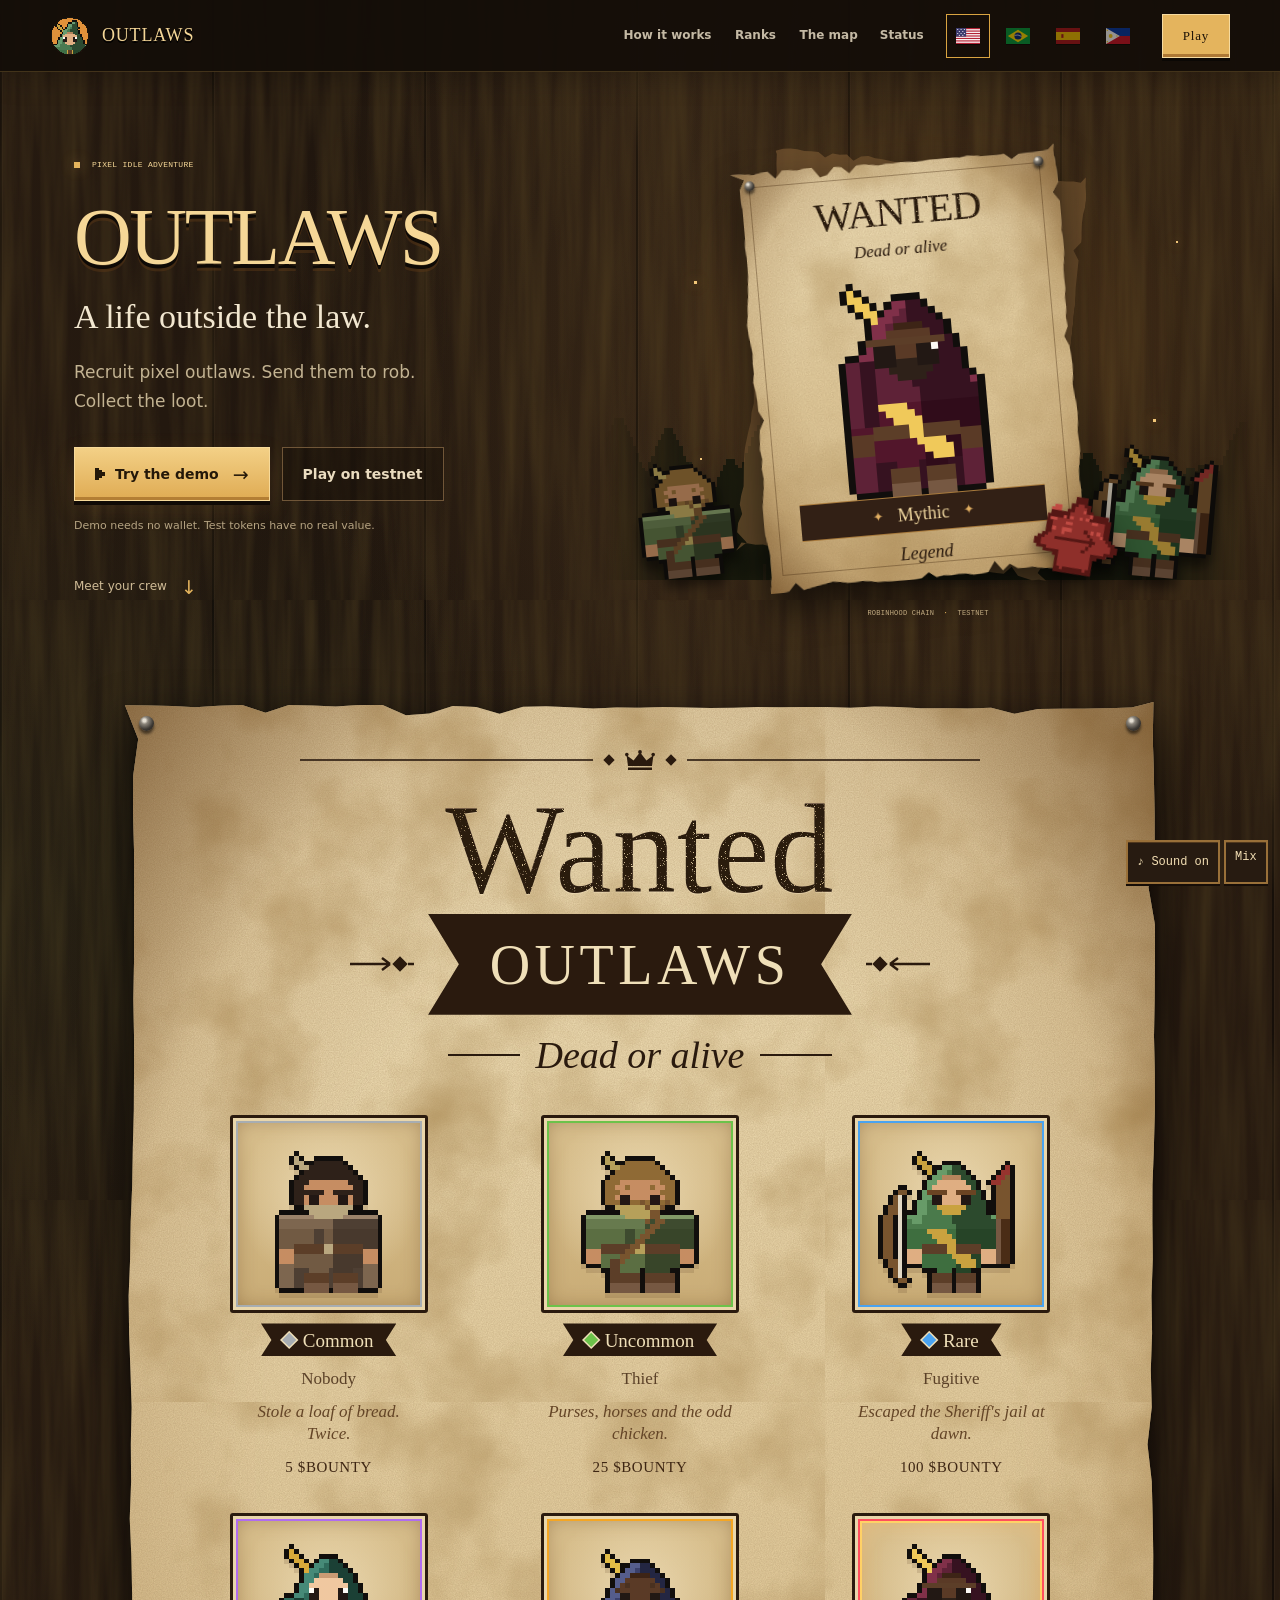
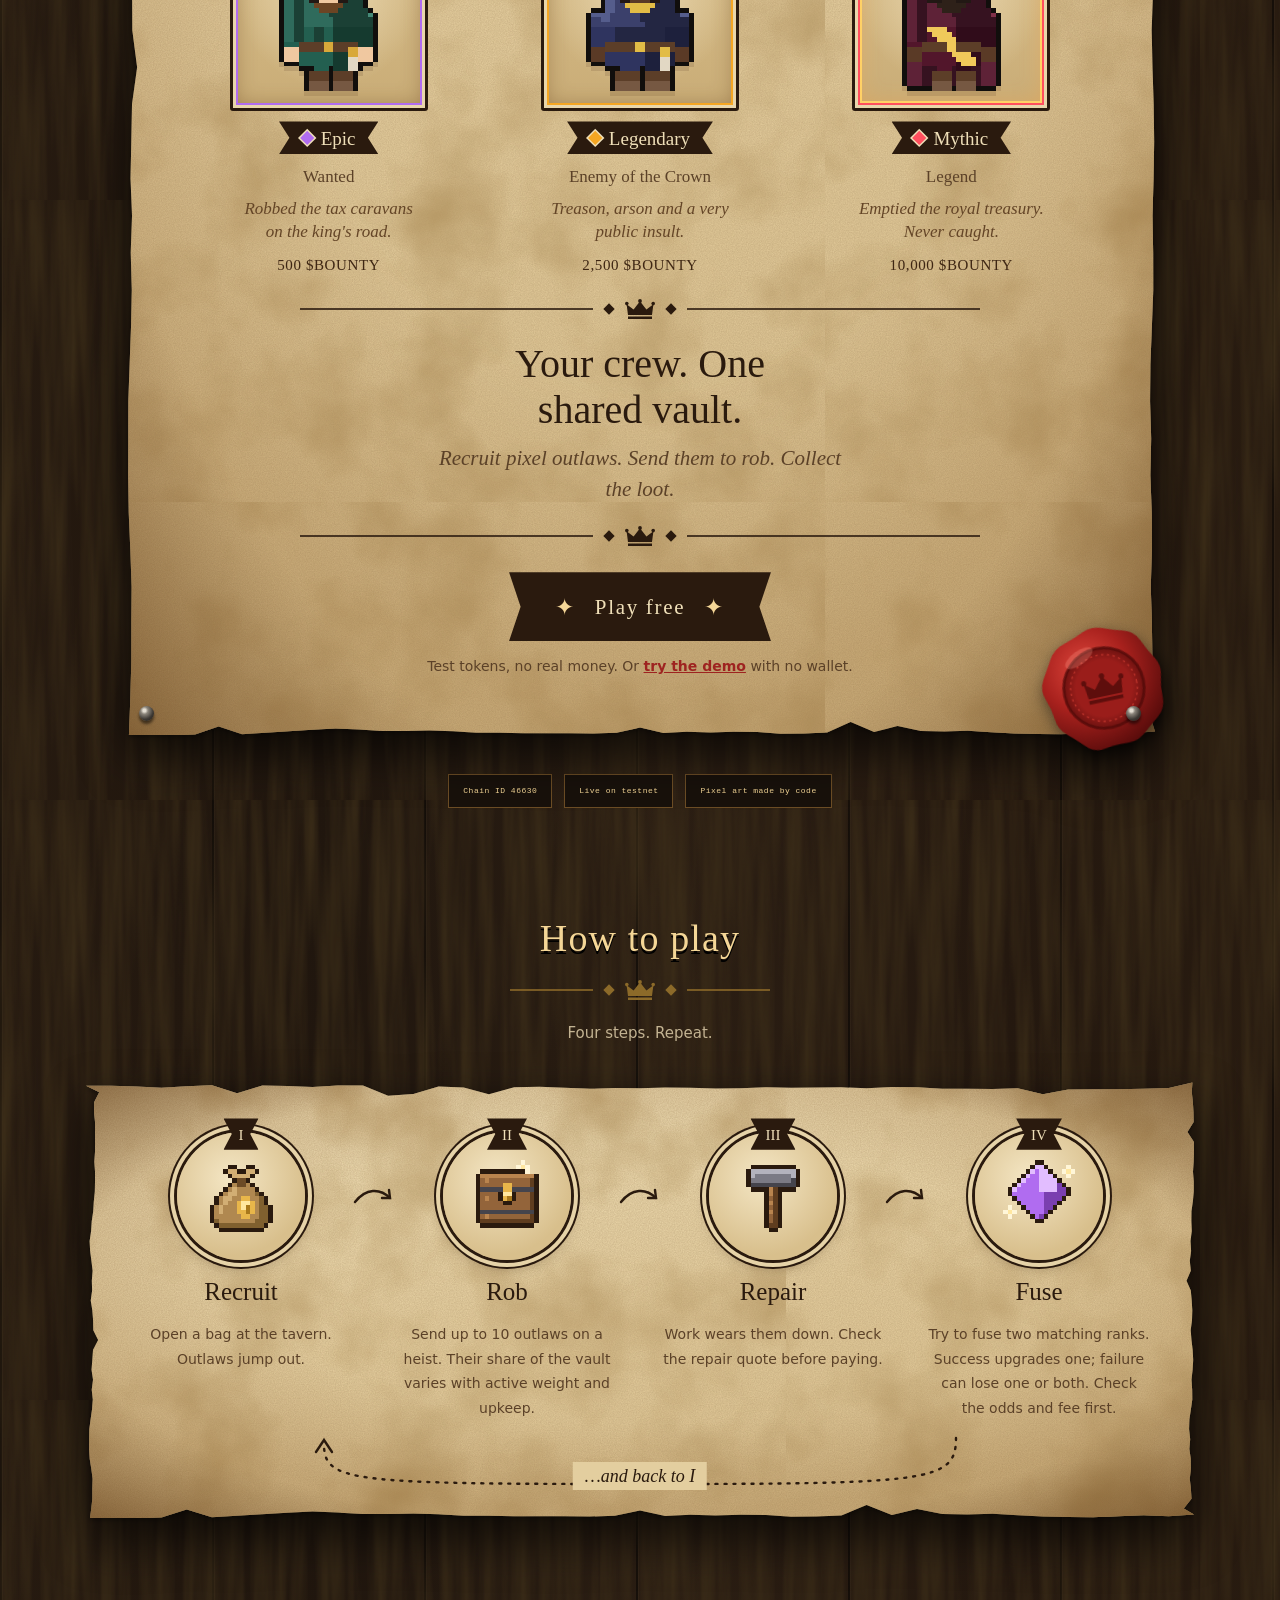
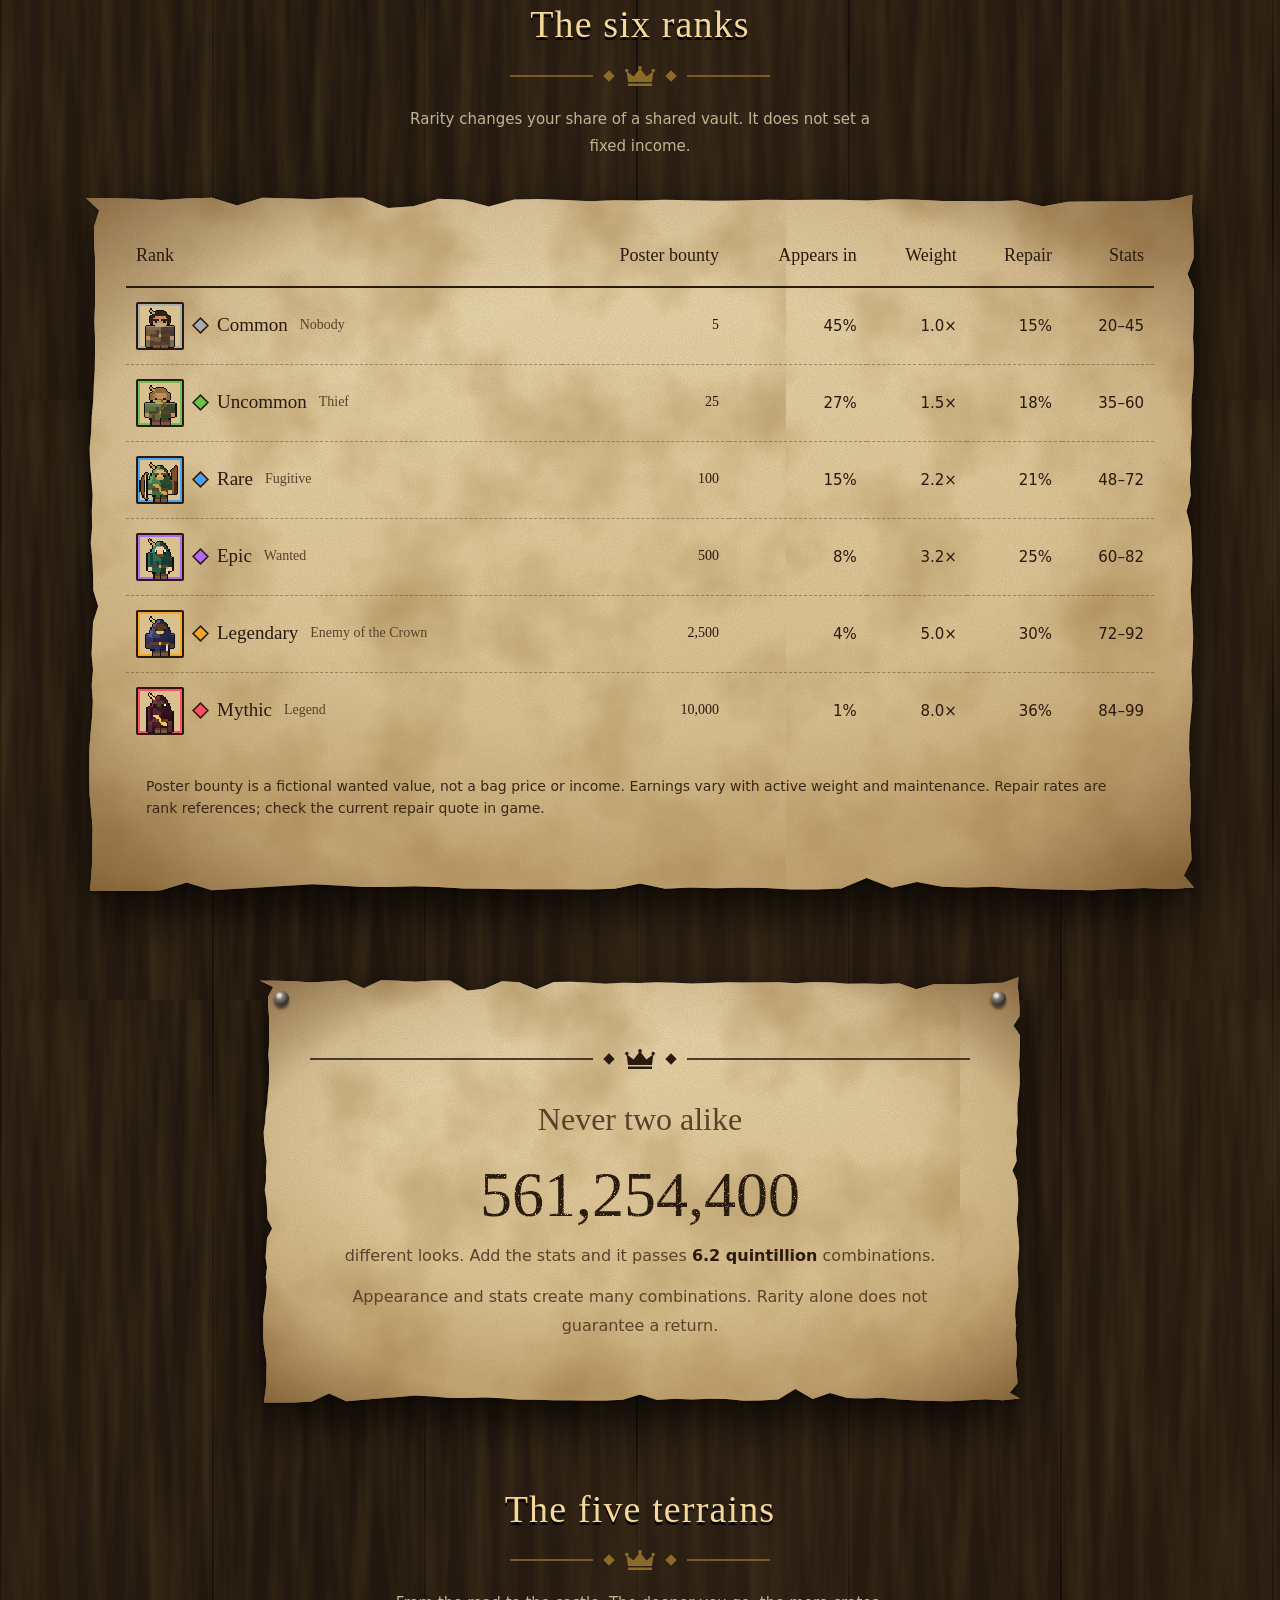
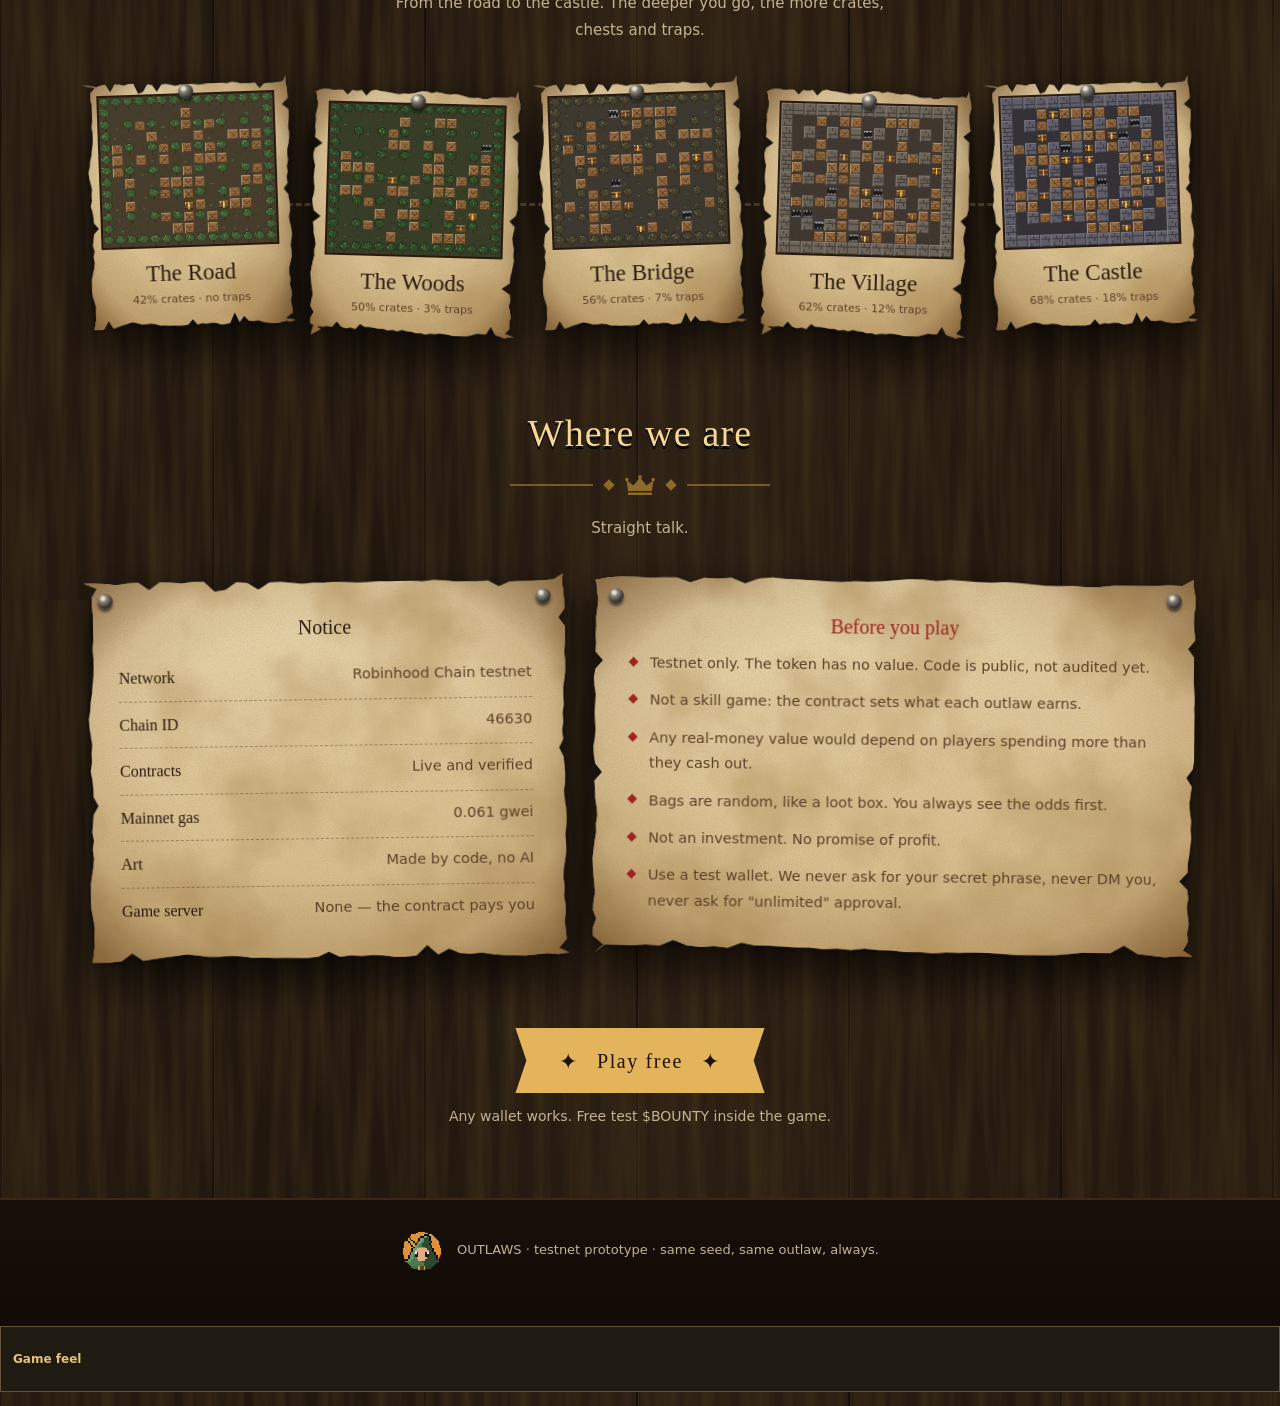
<file: index.html>
<!doctype html>
<html lang="en">
<head>
<meta charset="utf-8">
<meta name="viewport" content="width=device-width, initial-scale=1">
<meta http-equiv="Content-Security-Policy" content="default-src 'self'; script-src 'self'; style-src 'self' 'unsafe-inline' https://fonts.googleapis.com; font-src https://fonts.gstatic.com; img-src 'self' data:; connect-src 'none'; object-src 'none'; base-uri 'none'; form-action 'self'">
<meta name="referrer" content="strict-origin-when-cross-origin">
<title>OUTLAWS · A life outside the law</title>
<meta name="description" content="Recruit pixel outlaws. Send them to rob. Collect the loot. Explore the free OUTLAWS demo with no wallet, on Robinhood Chain testnet.">
<meta name="theme-color" content="#20180f">
<meta property="og:type" content="website">
<meta property="og:title" content="OUTLAWS · A life outside the law">
<meta property="og:description" content="Recruit your crew. Explore the pixel world. Try the free demo with no wallet.">
<meta property="og:url" content="https://joaopedro-g.github.io/outlaws-jogo/">
<meta property="og:image" content="https://joaopedro-g.github.io/outlaws-jogo/assets/propostas/site/og-image.png">
<meta property="og:image:width" content="1200">
<meta property="og:image:height" content="630">
<meta property="og:image:alt" content="OUTLAWS wanted poster with the original hooded pixel outlaw and a red wax seal.">
<meta name="twitter:card" content="summary_large_image">
<meta name="twitter:title" content="OUTLAWS · A life outside the law">
<meta name="twitter:description" content="Recruit pixel outlaws. Send them to rob. Collect the loot. Demo with no wallet.">
<meta name="twitter:image" content="https://joaopedro-g.github.io/outlaws-jogo/assets/propostas/site/og-image.png">
<link rel="icon" type="image/png" href="assets/crest.png">
<link rel="apple-touch-icon" href="assets/crest.png">
<link rel="preconnect" href="https://fonts.gstatic.com" crossorigin>
<link rel="stylesheet" href="https://fonts.googleapis.com/css2?family=Holtwood+One+SC&family=IM+Fell+English:ital@0;1&family=IM+Fell+English+SC&family=Archivo:wght@400;500;600;700&family=Press+Start+2P&display=swap">
<style>
  /* Um mural de cartazes de procurados pregado numa parede de tábuas.
     Papel e madeira são ruído SVG, o rasgo é um recorte fixo e o desgaste da
     tinta um filtro pequeno (nada de imagem pesada); bonecos, mapas e ícones são os PNGs do mesmo
     gerador de pixel do jogo. Sem troca de tema: o mural é sempre o mesmo. */
  :root {
    --wall:      #22170D;
    --ink:       #2A1A0E;
    --ink-soft:  #5B4128;
    --ink-faint: rgba(42,26,14,.62);
    --paper:     #E6D3A8;
    --red:       #9E2320;
    --gold:      #D9A441;
    --gold-hi:   #F2CE7E;
    --gold-dim:  #8C6A29;
    --text:      #EDE2C8;
    --text-dim:  #B9A887;

    --wood:  "Holtwood One SC", "Rye", Georgia, serif;
    --fell:  "IM Fell English", Georgia, "Times New Roman", serif;
    --fellsc:"IM Fell English SC", "IM Fell English", Georgia, serif;
    --body:  "Archivo", ui-sans-serif, system-ui, sans-serif;
    --pixel: "Press Start 2P", ui-monospace, monospace;

    /* borda rasgada do papel: recorte fixo gerado uma vez (filtro de deslocamento custava caro a cada pintura) */
    --tear-a: polygon(0.00% 3.3px,2.27% 3.4px,4.55% 4px,6.82% 5.2px,9.09% 3.8px,11.36% 2.9px,13.64% 10.8px,15.91% 3px,18.18% 3.5px,20.45% 4.5px,22.73% 3.1px,25.00% 3.1px,27.27% 13.2px,29.55% 11.5px,31.82% 4px,34.09% 5px,36.36% 11.8px,38.64% 4.7px,40.91% 4.3px,43.18% 5.2px,45.45% 6.4px,47.73% 5.5px,50.00% 5.7px,52.27% 5px,54.55% 5.4px,56.82% 6.1px,59.09% 5.7px,61.36% 4.9px,63.64% 5.2px,65.91% 5.1px,68.18% 4.9px,70.45% 5.8px,72.73% 4.6px,75.00% 4.9px,77.27% 6.3px,79.55% 6.2px,81.82% 6.6px,84.09% 5.8px,86.36% 11.8px,88.64% 7px,90.91% 6.8px,93.18% 6.8px,95.45% 6.2px,97.73% 5.5px,calc(100% - 1.6px) 0.00%,calc(100% - 2.2px) 2.27%,calc(100% - 1.1px) 4.55%,calc(100% - 0.5px) 6.82%,calc(100% - 0.3px) 9.09%,calc(100% - 6.5px) 11.36%,calc(100% - 0px) 13.64%,calc(100% - 0px) 15.91%,calc(100% - 0.3px) 18.18%,calc(100% - 1px) 20.45%,calc(100% - 0.2px) 22.73%,calc(100% - 0.2px) 25.00%,calc(100% - 1.1px) 27.27%,calc(100% - 2.5px) 29.55%,calc(100% - 2.6px) 31.82%,calc(100% - 2.2px) 34.09%,calc(100% - 3.5px) 36.36%,calc(100% - 2.9px) 38.64%,calc(100% - 4.2px) 40.91%,calc(100% - 3.2px) 43.18%,calc(100% - 7.5px) 45.45%,calc(100% - 3.2px) 47.73%,calc(100% - 2.3px) 50.00%,calc(100% - 1.7px) 52.27%,calc(100% - 2px) 54.55%,calc(100% - 3.3px) 56.82%,calc(100% - 2.5px) 59.09%,calc(100% - 1.3px) 61.36%,calc(100% - 0.8px) 63.64%,calc(100% - 1.4px) 65.91%,calc(100% - 2.5px) 68.18%,calc(100% - 1.8px) 70.45%,calc(100% - 1.7px) 72.73%,calc(100% - 3.1px) 75.00%,calc(100% - 4.6px) 77.27%,calc(100% - 4.9px) 79.55%,calc(100% - 3.8px) 81.82%,calc(100% - 4.6px) 84.09%,calc(100% - 3.2px) 86.36%,calc(100% - 3.1px) 88.64%,calc(100% - 4.2px) 90.91%,calc(100% - 3.1px) 93.18%,calc(100% - 2.5px) 95.45%,calc(100% - 10.2px) 97.73%,100.00% calc(100% - 3.9px),97.73% calc(100% - 2.3px),95.45% calc(100% - 3.3px),93.18% calc(100% - 2.3px),90.91% calc(100% - 1.2px),88.64% calc(100% - 1.5px),86.36% calc(100% - 2px),84.09% calc(100% - 3.1px),81.82% calc(100% - 4.7px),79.55% calc(100% - 3.9px),77.27% calc(100% - 4.5px),75.00% calc(100% - 9.4px),72.73% calc(100% - 3.5px),70.45% calc(100% - 13.4px),68.18% calc(100% - 2.9px),65.91% calc(100% - 1.9px),63.64% calc(100% - 1.8px),61.36% calc(100% - 3.4px),59.09% calc(100% - 3.7px),56.82% calc(100% - 3px),54.55% calc(100% - 3.8px),52.27% calc(100% - 2.5px),50.00% calc(100% - 7.9px),47.73% calc(100% - 2.7px),45.45% calc(100% - 1.9px),43.18% calc(100% - 2.1px),40.91% calc(100% - 2.2px),38.64% calc(100% - 2.2px),36.36% calc(100% - 2.7px),34.09% calc(100% - 2.8px),31.82% calc(100% - 4.3px),29.55% calc(100% - 5px),27.27% calc(100% - 4.4px),25.00% calc(100% - 4.4px),22.73% calc(100% - 5.9px),20.45% calc(100% - 7px),18.18% calc(100% - 5.6px),15.91% calc(100% - 4.2px),13.64% calc(100% - 2.7px),11.36% calc(100% - 1.2px),9.09% calc(100% - 8.9px),6.82% calc(100% - 1px),4.55% calc(100% - 0px),2.27% calc(100% - 0px),3.9px 100.00%,5.3px 97.73%,6.3px 95.45%,6.3px 93.18%,6.6px 90.91%,5.3px 88.64%,3.7px 86.36%,3.1px 84.09%,3.2px 81.82%,3.3px 79.55%,4.6px 77.27%,6px 75.00%,6.8px 72.73%,5.7px 70.45%,7px 68.18%,5.5px 65.91%,6.3px 63.64%,7px 61.36%,12.1px 59.09%,7.3px 56.82%,7.1px 54.55%,6.3px 52.27%,4.7px 50.00%,6.1px 47.73%,5.8px 45.45%,6.6px 43.18%,5.4px 40.91%,4.1px 38.64%,3.6px 36.36%,5.1px 34.09%,5.7px 31.82%,7.2px 29.55%,7.8px 27.27%,8.8px 25.00%,9px 22.73%,9px 20.45%,8.3px 18.18%,9px 15.91%,9px 13.64%,9px 11.36%,9px 9.09%,8px 6.82%,8.1px 4.55%,13.2px 2.27%);
    --tear-b: polygon(0.00% 6px,2.27% 3.3px,4.55% 2.2px,6.82% 2.4px,9.09% 3.3px,11.36% 2.8px,13.64% 2.8px,15.91% 7.5px,18.18% 2.8px,20.45% 3.4px,22.73% 2.4px,25.00% 8px,27.27% 2.9px,29.55% 1.7px,31.82% 3.1px,34.09% 3.4px,36.36% 4.2px,38.64% 4.9px,40.91% 5.7px,43.18% 4.8px,45.45% 5.1px,47.73% 4.6px,50.00% 3.3px,52.27% 2px,54.55% 2.2px,56.82% 3.7px,59.09% 2.5px,61.36% 3.3px,63.64% 4.3px,65.91% 4.8px,68.18% 4px,70.45% 4.7px,72.73% 5.9px,75.00% 7.3px,77.27% 7.4px,79.55% 6.9px,81.82% 8.2px,84.09% 8px,86.36% 6.6px,88.64% 6.6px,90.91% 6.5px,93.18% 6.3px,95.45% 5.6px,97.73% 6px,calc(100% - 2.6px) 0.00%,calc(100% - 1.9px) 2.27%,calc(100% - 0.4px) 4.55%,calc(100% - 0px) 6.82%,calc(100% - 1.5px) 9.09%,calc(100% - 1.7px) 11.36%,calc(100% - 1.1px) 13.64%,calc(100% - 0.1px) 15.91%,calc(100% - 7.3px) 18.18%,calc(100% - 1.2px) 20.45%,calc(100% - 1.2px) 22.73%,calc(100% - 1.2px) 25.00%,calc(100% - 1.2px) 27.27%,calc(100% - 0.6px) 29.55%,calc(100% - 0px) 31.82%,calc(100% - 0.5px) 34.09%,calc(100% - 0px) 36.36%,calc(100% - 0px) 38.64%,calc(100% - 0px) 40.91%,calc(100% - 0.2px) 43.18%,calc(100% - 0px) 45.45%,calc(100% - 0px) 47.73%,calc(100% - 1.5px) 50.00%,calc(100% - 7.7px) 52.27%,calc(100% - 2.2px) 54.55%,calc(100% - 3.3px) 56.82%,calc(100% - 4.4px) 59.09%,calc(100% - 3.7px) 61.36%,calc(100% - 2.4px) 63.64%,calc(100% - 2.9px) 65.91%,calc(100% - 2.1px) 68.18%,calc(100% - 3.1px) 70.45%,calc(100% - 4px) 72.73%,calc(100% - 5.4px) 75.00%,calc(100% - 5.5px) 77.27%,calc(100% - 13.8px) 79.55%,calc(100% - 5.5px) 81.82%,calc(100% - 4.5px) 84.09%,calc(100% - 5.9px) 86.36%,calc(100% - 4.8px) 88.64%,calc(100% - 3.8px) 90.91%,calc(100% - 5.2px) 93.18%,calc(100% - 4.5px) 95.45%,calc(100% - 9.2px) 97.73%,100.00% calc(100% - 2.5px),97.73% calc(100% - 2.7px),95.45% calc(100% - 1.6px),93.18% calc(100% - 3.1px),90.91% calc(100% - 4.6px),88.64% calc(100% - 12.8px),86.36% calc(100% - 5.1px),84.09% calc(100% - 5.1px),81.82% calc(100% - 5.3px),79.55% calc(100% - 3.8px),77.27% calc(100% - 2.5px),75.00% calc(100% - 2.2px),72.73% calc(100% - 2.3px),70.45% calc(100% - 2.2px),68.18% calc(100% - 3.2px),65.91% calc(100% - 4px),63.64% calc(100% - 4.2px),61.36% calc(100% - 3.8px),59.09% calc(100% - 3.9px),56.82% calc(100% - 3px),54.55% calc(100% - 4.3px),52.27% calc(100% - 3.9px),50.00% calc(100% - 5.4px),47.73% calc(100% - 5.8px),45.45% calc(100% - 6.9px),43.18% calc(100% - 5.4px),40.91% calc(100% - 6.7px),38.64% calc(100% - 6.1px),36.36% calc(100% - 7.4px),34.09% calc(100% - 7.6px),31.82% calc(100% - 8.2px),29.55% calc(100% - 9px),27.27% calc(100% - 9px),25.00% calc(100% - 11.8px),22.73% calc(100% - 6.5px),20.45% calc(100% - 8px),18.18% calc(100% - 7.1px),15.91% calc(100% - 8.6px),13.64% calc(100% - 13.8px),11.36% calc(100% - 7.9px),9.09% calc(100% - 9px),6.82% calc(100% - 8px),4.55% calc(100% - 8.6px),2.27% calc(100% - 8.7px),2.5px 100.00%,12.3px 97.73%,1.7px 95.45%,1.7px 93.18%,4.8px 90.91%,1.4px 88.64%,1.9px 86.36%,3.3px 84.09%,2.5px 81.82%,1.6px 79.55%,0.9px 77.27%,0.5px 75.00%,1.4px 72.73%,2.4px 70.45%,3.8px 68.18%,3.5px 65.91%,4.8px 63.64%,3.9px 61.36%,2.5px 59.09%,2.2px 56.82%,1.5px 54.55%,9px 52.27%,2.1px 50.00%,0.7px 47.73%,0.2px 45.45%,1.6px 43.18%,2.2px 40.91%,1.5px 38.64%,1px 36.36%,1.5px 34.09%,2px 31.82%,0.6px 29.55%,0px 27.27%,1.4px 25.00%,8.9px 22.73%,1.3px 20.45%,1.8px 18.18%,1.2px 15.91%,1.8px 13.64%,1.5px 11.36%,2.7px 9.09%,3.5px 6.82%,2.2px 4.55%,1.6px 2.27%);

    /* fibra do papel e manchas, e o veio da madeira: ruído gerado, sem arquivo */
    --fibers: url("data:image/svg+xml,%3Csvg xmlns='http://www.w3.org/2000/svg' width='260' height='260'%3E%3Cfilter id='f'%3E%3CfeTurbulence type='fractalNoise' baseFrequency='.85' numOctaves='2' stitchTiles='stitch'/%3E%3CfeColorMatrix values='0 0 0 0 .33 0 0 0 0 .22 0 0 0 0 .1 0 0 0 .42 -.08'/%3E%3C/filter%3E%3Crect width='100%25' height='100%25' filter='url(%23f)'/%3E%3C/svg%3E");
    --stains: url("data:image/svg+xml,%3Csvg xmlns='http://www.w3.org/2000/svg' width='700' height='700'%3E%3Cfilter id='s'%3E%3CfeTurbulence type='fractalNoise' baseFrequency='.011' numOctaves='4' seed='9' stitchTiles='stitch'/%3E%3CfeColorMatrix values='0 0 0 0 .45 0 0 0 0 .3 0 0 0 0 .12 0 0 0 1.5 -.62'/%3E%3C/filter%3E%3Crect width='100%25' height='100%25' filter='url(%23s)'/%3E%3C/svg%3E");
    --grain:  url("data:image/svg+xml,%3Csvg xmlns='http://www.w3.org/2000/svg' width='600' height='600'%3E%3Cfilter id='g'%3E%3CfeTurbulence type='fractalNoise' baseFrequency='.07 .0035' numOctaves='3' seed='3' stitchTiles='stitch'/%3E%3CfeColorMatrix values='0 0 0 0 .05 0 0 0 0 .03 0 0 0 0 .01 0 0 0 1.4 -.45'/%3E%3C/filter%3E%3Crect width='100%25' height='100%25' filter='url(%23g)'/%3E%3C/svg%3E");
  }

  * { box-sizing: border-box; }
  html { scroll-behavior: smooth; scroll-padding-top: 76px; }

  body {
    margin: 0;
    color: var(--text);
    font-family: var(--body);
    font-size: 16px;
    line-height: 1.6;
    -webkit-font-smoothing: antialiased;
    background-color: var(--wall);
    background-image:
      radial-gradient(1100px 620px at 50% 180px, rgba(255,186,96,.13), transparent 70%),
      var(--grain),
      repeating-linear-gradient(90deg, rgba(0,0,0,.6) 0 3px, rgba(255,230,190,.05) 3px 4px, transparent 4px 212px),
      linear-gradient(90deg, #2A1B0F, #231609 26%, #2E1E11 52%, #25170C 78%, #2B1C0F);
  }

  img { image-rendering: pixelated; max-width: 100%; height: auto; }
  a { color: inherit; }
  :focus-visible { outline: 2px solid var(--gold-hi); outline-offset: 3px; }
  .sr { position: absolute; width: 1px; height: 1px; overflow: hidden; clip: rect(0 0 0 0); white-space: nowrap; }

  /* ------------------------------------------------------------ header */
  .topbar {
    position: sticky; top: 0; z-index: 30;
    display: flex; align-items: center; gap: 18px;
    padding: 10px clamp(14px, 3vw, 28px);
    background: linear-gradient(#1B1209, #140D07);
    border-bottom: 2px solid #3B2714;
    box-shadow: 0 1px 0 rgba(242,206,126,.08), 0 10px 26px rgba(0,0,0,.55);
  }
  .brand { display: flex; align-items: center; gap: 10px; text-decoration: none; margin-right: auto; }
  .brand img { width: 38px; height: 38px; }
  .brand span { font-family: var(--wood); font-size: 20px; letter-spacing: .06em; color: var(--gold-hi);
                text-shadow: 0 2px 0 #000; }
  .topbar nav { display: flex; gap: clamp(12px, 2.2vw, 26px); }
  .topbar nav a { font-family: var(--fellsc); font-size: 18px; text-decoration: none; color: var(--text); opacity: .85; }
  .topbar nav a:hover { opacity: 1; color: var(--gold-hi); }
  .topbar .langbar { display: flex; }
  .tb-play { font-family: var(--wood); font-size: 13px; letter-spacing: .06em; text-decoration: none;
             color: #1E1307; background: var(--gold); padding: 9px 14px 8px;
             box-shadow: inset 0 -3px 0 rgba(0,0,0,.25), 0 2px 0 #000; }
  .tb-play:hover { background: var(--gold-hi); }
  @media (max-width: 820px) { .topbar nav { display: none; } }
  @media (max-width: 420px) { .brand span { display: none; } }

  main { overflow-x: clip; } /* o selo e as fotos tortas não podem abrir rolagem de lado no celular */

  /* ------------------------------------------------------ papel e prego */
  .paper { position: relative; isolation: isolate; color: var(--ink);
           filter: drop-shadow(0 20px 24px rgba(0,0,0,.55)) drop-shadow(0 2px 2px rgba(0,0,0,.45)); }
  .paper::before {
    content: ""; position: absolute; inset: 0; z-index: -1;
    background:
      radial-gradient(ellipse 58% 52% at 50% 46%, transparent 62%, rgba(128,82,30,.22) 100%),
      radial-gradient(ellipse at 50% 50%, transparent 74%, rgba(86,52,18,.62) 100%),
      var(--stains), var(--fibers),
      linear-gradient(172deg, #EFDFB8, #E0C99A 52%, #D6BC8A);
    clip-path: var(--tear-a);
  }
  .paper:nth-of-type(even)::before, .photo:nth-child(even)::before { clip-path: var(--tear-b); }
  .nail { position: absolute; width: 15px; height: 15px; border-radius: 50%; z-index: 2;
          background: radial-gradient(circle at 36% 30%, #E4DED2 0 10%, #8A847A 26%, #3C3833 62%, #1F1C19 100%);
          box-shadow: 0 3px 3px rgba(0,0,0,.55); }
  .nail.tl { top: 14px; left: 14px; } .nail.tr { top: 14px; right: 14px; }
  .nail.bl { bottom: 14px; left: 14px; } .nail.br { bottom: 14px; right: 14px; }

  /* divisória de verdade: filete, losango, coroa, losango, filete */
  .divider { display: flex; align-items: center; gap: 12px; margin: 22px auto; max-width: 680px; color: var(--ink); }
  .divider::before, .divider::after { content: ""; flex: 1; height: 2px; background: currentColor; opacity: .8; }
  .divider .dia { width: 8px; height: 8px; background: currentColor; transform: rotate(45deg); flex: none; }
  .divider svg { width: 30px; height: 20px; flex: none; fill: currentColor; }
  .divider.gold { color: var(--gold-dim); }

  /* faixa escura de ponta recortada (o "OUTLAWS", os nomes, o botão) */
  .ribbon { display: inline-block; background: var(--ink); color: #EFDFB8;
            clip-path: polygon(0 0, 100% 0, calc(100% - .55em) 50%, 100% 100%, 0 100%, .55em 50%); }

  /* ------------------------------------------------------------- cartaz */
  .hero { padding: 44px 16px 26px; }
  .poster { container-type: inline-size; max-width: 900px; margin: 0 auto; text-align: center;
            padding: clamp(34px, 6vw, 58px) clamp(18px, 5vw, 56px) clamp(40px, 6vw, 60px); }
  .poster > .divider:first-of-type { margin-top: 0; }

  .wanted { font-family: var(--wood); font-weight: 400; margin: 6px 0 4px; line-height: .92;
            font-size: min(18cqi, 136px); letter-spacing: .01em; color: var(--ink);
            text-shadow: 0 1px 0 rgba(255,240,210,.35); filter: url(#worn); }

  .banner { display: flex; align-items: center; justify-content: center; gap: 14px; margin: 6px 0 10px; }
  .banner strong { font-family: var(--wood); font-weight: 400; font-size: min(8.2cqi, 56px); letter-spacing: .08em;
                   padding: .12em 1.1em .08em; }
  .banner .fl { width: min(9cqi, 64px); height: 16px; flex: none; fill: var(--ink); }
  .banner .fl.r { transform: scaleX(-1); }

  .alive { font-family: var(--fell); font-style: italic; font-size: min(6.4cqi, 38px); margin: 8px 0 22px;
           display: flex; align-items: center; justify-content: center; gap: 16px; }
  .alive::before, .alive::after { content: ""; width: min(10cqi, 72px); height: 2px; background: var(--ink); }

  .mugs { list-style: none; padding: 0; margin: 0 auto; display: grid; grid-template-columns: repeat(3, 1fr);
          gap: 26px clamp(14px, 3cqi, 30px); }
  @container (max-width: 560px) { .mugs { grid-template-columns: repeat(2, 1fr); } }

  .mug .frame { position: relative; aspect-ratio: 1; display: grid; place-items: center; margin: 0 auto 10px;
                max-width: 190px; border: 3px solid var(--ink); border-radius: 12px;
                background:
                  radial-gradient(circle at 50% 42%, rgba(255,244,214,.55), transparent 62%),
                  linear-gradient(#D9C08E, #C9AC76);
                box-shadow: inset 0 0 0 3px #E9D6AB, inset 0 0 0 5px var(--rc, #A7ADB2), inset 0 0 22px rgba(90,56,20,.45); }
  .mug .frame img { width: 82%; height: auto; }
  .mug .tag { font-family: var(--fellsc); font-size: clamp(14px, 2.6cqi, 19px); line-height: 1.15;
              padding: .32em 1.2em .26em; display: inline-flex; align-items: center; gap: .45em; }
  .mug .gem { width: .55em; height: .55em; background: var(--rc); transform: rotate(45deg); flex: none;
              box-shadow: 0 0 0 1.5px #EFDFB8; }
  .mug .mug-title { font-family: var(--fellsc); font-size: clamp(13px, 2.2cqi, 17px); margin: 6px 0 0; color: var(--ink-soft); }
  .mug .crime { font-family: var(--fell); font-style: italic; font-size: clamp(14px, 2.3cqi, 17px); line-height: 1.3;
                margin: 8px auto 4px; max-width: 22ch; color: var(--ink-soft); }
  .mug .price { font-family: var(--wood); font-size: clamp(12px, 2cqi, 15px); letter-spacing: .04em; margin: 0; }
  .mug.legend .frame { box-shadow: inset 0 0 0 3px #E9D6AB, inset 0 0 0 5px #FF4F5E, inset 0 0 0 7px #FFD166,
                                   inset 0 0 26px rgba(255,160,60,.45); }

  .decree { font-family: var(--wood); font-size: min(6.2cqi, 40px); line-height: 1.15; margin: 4px auto 10px;
            max-width: 18ch; text-wrap: balance; }
  .decree-sub { font-family: var(--fell); font-style: italic; font-size: clamp(16px, 2.8cqi, 21px); line-height: 1.45;
                max-width: 44ch; margin: 0 auto; color: var(--ink-soft); text-wrap: pretty; }

  .ribbon-btn { font-family: var(--wood); font-size: clamp(14px, 3cqi, 21px); letter-spacing: .08em; text-decoration: none;
                padding: .8em 2.2em .72em; display: inline-flex; gap: .9em; align-items: center; margin-top: 4px;
                transition: transform .12s ease, background .12s ease; }
  .ribbon-btn:hover { background: #3A2413; transform: translateY(-2px); }
  .ribbon-btn .plus { color: var(--gold-hi); font-family: var(--fell); font-size: 1.1em; }
  .fine { font-size: 14px; margin: 14px 0 0; color: var(--ink-soft); }
  .fine a { color: var(--red); font-weight: 600; }

  .seal { position: absolute; right: clamp(-18px, -1.5vw, -8px); bottom: clamp(-22px, -2vw, -10px);
          width: clamp(92px, 16cqi, 138px); transform: rotate(-12deg);
          filter: drop-shadow(0 6px 8px rgba(0,0,0,.5)); }

  .tickets { list-style: none; display: flex; flex-wrap: wrap; justify-content: center; gap: 10px; padding: 0; margin: 34px 0 0; }
  .tickets li { font-family: var(--pixel); font-size: 9px; letter-spacing: .06em; color: var(--gold-hi);
                border: 1px solid rgba(217,164,65,.45); background: rgba(20,13,7,.7); padding: 8px 11px; }

  /* ---------------------------------------------------------- seções */
  .board { max-width: 1000px; margin: 0 auto; padding: 70px 16px 0; }
  .board-head { text-align: center; margin: 0 auto 30px; max-width: 700px; }
  .board-head h2 { font-family: var(--wood); font-weight: 400; font-size: clamp(26px, 4.4vw, 40px); line-height: 1.1;
                   letter-spacing: .03em; color: var(--gold-hi); margin: 0; text-shadow: 0 3px 0 #000; }
  .board-head .divider { margin: 14px auto; max-width: 340px; }
  .board-head p { font-family: var(--fell); font-style: italic; font-size: 19px; line-height: 1.5; color: var(--text-dim);
                  margin: 0 auto; max-width: 56ch; text-wrap: pretty; }

  /* o ciclo, desenhado */
  .loop { padding: clamp(30px, 5vw, 50px) clamp(16px, 4vw, 44px) 26px; }
  .stations { display: grid; grid-template-columns: 1fr 44px 1fr 44px 1fr 44px 1fr; align-items: start; }
  .station { text-align: center; }
  .medal { position: relative; width: 132px; height: 132px; margin: 0 auto 12px; border-radius: 50%; display: grid; place-items: center;
           background: radial-gradient(circle at 42% 36%, #F4E6C4, #D8BF8C 70%);
           box-shadow: 0 0 0 3px var(--ink), 0 0 0 7px #E6D3A8, 0 0 0 9px var(--ink), 0 8px 14px rgba(60,36,12,.35); }
  .medal img { width: 72px; height: 72px; }
  .medal .num { position: absolute; top: -14px; left: 50%; transform: translateX(-50%); font-family: var(--wood);
                font-size: 15px; padding: .28em 1em .2em; }
  .station h3 { font-family: var(--fellsc); font-size: 23px; font-weight: 400; margin: 6px 0 6px; }
  .station p { font-size: 14px; line-height: 1.5; margin: 0 auto; max-width: 25ch; color: var(--ink-soft); }
  .hop { align-self: start; margin-top: 50px; }
  .hop svg { width: 44px; height: 30px; stroke: var(--ink); fill: none; stroke-width: 2.4; stroke-linecap: round; }
  .again { margin: 14px auto 0; max-width: 820px; position: relative; }
  .again svg { width: 100%; height: 58px; display: block; stroke: var(--ink); fill: none; stroke-width: 2.4;
               stroke-linecap: round; stroke-dasharray: 2 7; }
  .again span { position: absolute; left: 50%; bottom: 2px; transform: translateX(-50%); background: #E3CE9F;
                padding: 0 12px; font-family: var(--fell); font-style: italic; font-size: 18px; white-space: nowrap; }
  @media (max-width: 860px) {
    .stations { grid-template-columns: 1fr 1fr; gap: 34px 14px; }
    .hop, .again { display: none; }
  }

  /* o livro do Xerife */
  .ledger { padding: clamp(28px, 5vw, 46px) clamp(12px, 4vw, 40px); }
  .ledger-scroll { overflow-x: auto; }
  .ledger table { width: 100%; border-collapse: collapse; min-width: 600px; font-variant-numeric: tabular-nums; }
  .ledger th { font-family: var(--fellsc); font-weight: 400; font-size: 17px; text-align: right; padding: 0 10px 10px;
               border-bottom: 2px solid var(--ink); white-space: nowrap; }
  .ledger th:first-child { text-align: left; }
  .ledger td { padding: 9px 10px; text-align: right; border-bottom: 1px dashed rgba(42,26,14,.35); font-size: 15px; }
  .ledger tr:last-child td { border-bottom: 0; }
  .ledger td:first-child { text-align: left; }
  .ledger .who { display: flex; align-items: center; gap: 10px; font-family: var(--fell); font-size: 19px; }
  .ledger .who small { font-family: var(--fellsc); font-size: 14px; color: var(--ink-soft); }
  .ledger .who img { width: 44px; height: 44px; border: 2px solid var(--ink); border-radius: 6px;
                     box-shadow: inset 0 0 0 2px var(--rc); background: #D8C08F; }
  .ledger .gem { width: 9px; height: 9px; background: var(--rc); transform: rotate(45deg); box-shadow: 0 0 0 1.5px var(--ink); flex: none; }
  .ledger .bounty { font-family: var(--wood); font-size: 14px; }

  /* nunca dois iguais */
  .certificate { max-width: 760px; margin: 0 auto; text-align: center; padding: clamp(32px, 5vw, 50px) clamp(18px, 5vw, 50px); }
  .certificate .bignum { font-family: var(--wood); font-size: clamp(34px, 7vw, 64px); line-height: 1.05; margin: 6px auto 14px;
                         max-width: none; color: var(--ink); filter: url(#worn); }
  .certificate p { font-size: 16px; line-height: 1.65; max-width: 60ch; margin: 0 auto 12px; color: var(--ink-soft); }
  .certificate strong { color: var(--ink); }

  /* terrenos: fotos pregadas numa rota */
  .route { position: relative; display: grid; grid-template-columns: repeat(5, 1fr); gap: 16px; }
  .route::before { content: ""; position: absolute; left: 6%; right: 6%; top: 50%; border-top: 3px dashed rgba(242,206,126,.35); }
  .photo { padding: 12px 12px 14px; text-align: center; }
  .photo:nth-child(odd) { transform: rotate(-2deg); } .photo:nth-child(even) { transform: rotate(1.6deg) translateY(10px); }
  .photo img { display: block; width: 100%; border: 2px solid var(--ink); }
  .photo .t-name { font-family: var(--fellsc); font-size: 20px; margin-top: 8px; line-height: 1.1; }
  .photo .t-meta { font-size: 12.5px; color: var(--ink-soft); font-variant-numeric: tabular-nums; }
  .photo .nail { top: 5px; left: 50%; margin-left: -7px; }
  @media (max-width: 900px) { .route { grid-template-columns: repeat(3, 1fr); } .route::before { display: none; } }
  @media (max-width: 560px) { .route { grid-template-columns: repeat(2, 1fr); } }

  /* quadro de avisos */
  .notices { display: grid; grid-template-columns: 1fr 1.25fr; gap: 26px; align-items: start; }
  @media (max-width: 820px) { .notices { grid-template-columns: 1fr; } }
  .notice { padding: 34px clamp(18px, 4vw, 34px) 28px; }
  .notice:first-child { transform: rotate(-.8deg); } .notice:last-child { transform: rotate(.6deg); }
  .notice h3 { font-family: var(--wood); font-weight: 400; font-size: 20px; line-height: 1.2; margin: 0 0 14px; text-align: center; }
  .notice.alert h3 { color: var(--red); }
  .status { margin: 0; }
  .status div { display: flex; justify-content: space-between; gap: 14px; padding: 8px 0; border-bottom: 1px dashed rgba(42,26,14,.35); }
  .status div:last-child { border-bottom: 0; }
  .status dt { font-family: var(--fellsc); font-size: 16px; }
  .status dd { margin: 0; text-align: right; font-size: 14.5px; color: var(--ink-soft); }
  .notice ul { list-style: none; padding: 0; margin: 0; }
  .notice li { font-size: 14.5px; line-height: 1.55; color: var(--ink-soft); padding-left: 22px; position: relative; margin-bottom: 10px; }
  .notice li::before { content: ""; position: absolute; left: 2px; top: .55em; width: 7px; height: 7px; background: var(--red); transform: rotate(45deg); }

  .closing { text-align: center; padding: 56px 16px 0; }
  .closing .ribbon-btn { font-size: clamp(15px, 2.4vw, 20px); background: var(--gold); color: #1E1307; }
  .closing .ribbon-btn:hover { background: var(--gold-hi); }
  .closing .ribbon-btn .plus { color: #1E1307; }
  .closing small { display: block; margin-top: 12px; color: var(--text-dim); font-size: 14px; }

  /* ---------------------------------------------------------- rodapé */
  footer { margin-top: 70px; background: linear-gradient(#170F08, #0F0905); border-top: 2px solid #3B2714; }
  .footnote { max-width: 760px; margin: 0 auto; padding: 26px 20px 40px; color: var(--text-dim); font-size: 13px;
              text-align: center; display: flex; gap: 14px; align-items: center; justify-content: center; }
  .footnote img { width: 42px; flex: none; }

  @media (prefers-reduced-motion: no-preference) {
    .mug .frame img { transition: transform .18s ease; }
    .mug:hover .frame img { transform: translateY(-5px) scale(1.03); }
  }
</style>
<link rel="stylesheet" href="assets/propostas/site/site.css">
<style id="outlaws-touch-51">
  .topbar a[href],a.ribbon-btn,footer a[href],a[href$="ouvir.html"],[data-flags] :is(button,a){min-width:44px!important;min-height:44px!important;box-sizing:border-box;display:inline-flex;align-items:center;justify-content:center}
  footer a[href],a[href$="ouvir.html"]{padding:8px;max-width:100%;white-space:normal}
  #owj-controls :is(button,summary),#owj-controls .owj-switches label{min-width:44px!important;min-height:44px!important;box-sizing:border-box}
  #owj-controls>summary{display:flex;align-items:center}
  .topbar [data-flags],.footnote{flex-wrap:wrap}
  @media(max-width:420px){.topbar{gap:8px;flex-wrap:wrap}.topbar [data-flags]{gap:4px}}
</style>
</head>
<body id="top">

<!-- filtro e símbolos da página: a tinta gasta, a coroa, o floreio -->
<svg width="0" height="0" style="position:absolute" aria-hidden="true" focusable="false">
  <filter id="worn" x="0" y="0" width="100%" height="100%">
    <feTurbulence type="fractalNoise" baseFrequency=".9" numOctaves="2" seed="4" result="t"/>
    <feColorMatrix in="t" type="matrix" values="0 0 0 0 0  0 0 0 0 0  0 0 0 0 0  0 0 0 -9 6.9" result="m"/>
    <feComposite in="SourceGraphic" in2="m" operator="in"/>
  </filter>
  <symbol id="crown" viewBox="0 0 30 20">
    <path d="M3 16 1.6 5.2 8.6 10.4 15 2.2 21.4 10.4 28.4 5.2 27 16Z M3 17.4h24V20H3Z"/>
    <circle cx="1.8" cy="4.6" r="1.8"/><circle cx="15" cy="1.9" r="1.9"/><circle cx="28.2" cy="4.6" r="1.8"/>
  </symbol>
  <symbol id="flourish" viewBox="0 0 64 16">
    <path d="M0 8h40M40 8l-8-6M40 8l-8 6M44 8l6-6 6 6-6 6Z M58 8h6" stroke="currentColor" stroke-width="2.4" fill="none"/>
    <path d="M44 8l6-6 6 6-6 6Z"/>
  </symbol>
</svg>

<header class="topbar">
  <a class="brand" href="#top"><img src="assets/crest.png" alt="" width="38" height="38"><span>OUTLAWS</span></a>
  <nav aria-label="Sections">
    <a href="#how" data-i18n="s.nav.how">How it works</a>
    <a href="#ranks" data-i18n="s.nav.ranks">Ranks</a>
    <a href="#map" data-i18n="s.nav.map">The map</a>
    <a href="#status" data-i18n="s.nav.status">Status</a>
  </nav>
  <div class="langbar" data-flags aria-label="Language" data-i18n-aria-label="lang.label"></div>
  <a class="tb-play" href="jogar/" data-i18n="s.nav.play">Play</a>
</header>

<main>
  <!-- VISUAL PROPOSAL: portable landing hero, using only JP's existing sprites. -->
  <section class="entry" aria-labelledby="entry-title">
    <div class="entry-copy">
      <p class="entry-kicker"><span class="entry-dot" aria-hidden="true"></span><span data-i18n="v.site.kicker">PIXEL IDLE ADVENTURE</span></p>
      <h1 id="entry-title">OUTLAWS</h1>
      <p class="entry-tagline" data-i18n="v.site.tagline">A life outside the law.</p>
      <p class="entry-lede" data-i18n="s.lede">Recruit pixel outlaws. Send them to rob. Collect the loot.</p>
      <div class="entry-actions">
        <a class="entry-cta entry-cta-demo" href="jogar/?demo"><span class="entry-play" aria-hidden="true"></span><span data-i18n="v.site.demo">Try the demo</span><span class="entry-arrow" aria-hidden="true">→</span></a>
        <a class="entry-cta entry-cta-testnet" href="jogar/" data-i18n="v.site.testnet">Play on testnet</a>
      </div>
      <p class="entry-note" data-i18n="v.site.note">Demo needs no wallet. Test tokens have no real value.</p>
      <a class="entry-discover" href="#crew"><span data-i18n="v.site.discover">Meet your crew</span><span aria-hidden="true">↓</span></a>
    </div>
    <div class="entry-scene" aria-hidden="true">
      <div class="entry-halo"></div>
      <div class="entry-trees"></div>
      <div class="entry-ground"></div>
      <img class="entry-companion entry-companion-left" src="assets/rank-1.png" alt="" width="256" height="256">
      <img class="entry-companion entry-companion-right" src="assets/rank-2.png" alt="" width="256" height="256">
      <div class="entry-sheet-back"></div>
      <div class="entry-wanted paper">
        <i class="nail tl"></i><i class="nail tr"></i>
        <p class="entry-wanted-heading">WANTED</p>
        <p class="entry-wanted-sub" data-i18n="s.hero.alive">Dead or alive</p>
        <img class="entry-outlaw" src="assets/rank-5.png" alt="" width="256" height="256">
        <p class="entry-rank"><span class="entry-rank-star">✦</span><span data-i18n="rank.5">Mythic</span><span class="entry-rank-star">✦</span></p>
        <p class="entry-name" data-i18n="title.5">Legend</p>
        <img class="entry-seal" src="assets/seal.png" alt="" width="160" height="160">
      </div>
      <i class="entry-ember ember-one"></i><i class="entry-ember ember-two"></i><i class="entry-ember ember-three"></i><i class="entry-ember ember-four"></i>
      <span class="entry-world-note">ROBINHOOD CHAIN <b>·</b> TESTNET</span>
    </div>
  </section>

  <section class="hero" id="crew">
    <article class="poster paper" aria-labelledby="wanted">
      <i class="nail tl"></i><i class="nail tr"></i><i class="nail bl"></i><i class="nail br"></i>

      <div class="divider"><span class="dia"></span><svg><use href="#crown"/></svg><span class="dia"></span></div>
      <h2 id="wanted" class="wanted">Wanted</h2>
      <div class="banner">
        <svg class="fl"><use href="#flourish"/></svg>
        <strong class="ribbon">OUTLAWS</strong>
        <svg class="fl r"><use href="#flourish"/></svg>
      </div>
      <p class="alive" data-i18n="s.hero.alive">Dead or alive</p>

      <ul class="mugs">
        <li class="mug" style="--rc:#A7ADB2">
          <div class="frame"><img src="assets/rank-0.png" alt="" width="256" height="256"></div>
          <div class="tag ribbon"><i class="gem"></i><span data-i18n="rank.0">Common</span></div>
          <p class="mug-title" data-i18n="title.0">Nobody</p>
          <p class="crime" data-i18n="s.crime.0">Stole a loaf of bread. Twice.</p>
          <p class="price"><span data-num="5">5</span> $BOUNTY</p>
        </li>
        <li class="mug" style="--rc:#6CC24A">
          <div class="frame"><img src="assets/rank-1.png" alt="" width="256" height="256"></div>
          <div class="tag ribbon"><i class="gem"></i><span data-i18n="rank.1">Uncommon</span></div>
          <p class="mug-title" data-i18n="title.1">Thief</p>
          <p class="crime" data-i18n="s.crime.1">Purses, horses and the odd chicken.</p>
          <p class="price"><span data-num="25">25</span> $BOUNTY</p>
        </li>
        <li class="mug" style="--rc:#4AA3F0">
          <div class="frame"><img src="assets/rank-2.png" alt="" width="256" height="256"></div>
          <div class="tag ribbon"><i class="gem"></i><span data-i18n="rank.2">Rare</span></div>
          <p class="mug-title" data-i18n="title.2">Fugitive</p>
          <p class="crime" data-i18n="s.crime.2">Escaped the Sheriff's jail at dawn.</p>
          <p class="price"><span data-num="100">100</span> $BOUNTY</p>
        </li>
        <li class="mug" style="--rc:#B06CF0">
          <div class="frame"><img src="assets/rank-3.png" alt="" width="256" height="256"></div>
          <div class="tag ribbon"><i class="gem"></i><span data-i18n="rank.3">Epic</span></div>
          <p class="mug-title" data-i18n="title.3">Wanted</p>
          <p class="crime" data-i18n="s.crime.3">Robbed the tax caravans on the king's road.</p>
          <p class="price"><span data-num="500">500</span> $BOUNTY</p>
        </li>
        <li class="mug" style="--rc:#F5A623">
          <div class="frame"><img src="assets/rank-4.png" alt="" width="256" height="256"></div>
          <div class="tag ribbon"><i class="gem"></i><span data-i18n="rank.4">Legendary</span></div>
          <p class="mug-title" data-i18n="title.4">Enemy of the Crown</p>
          <p class="crime" data-i18n="s.crime.4">Treason, arson and a very public insult.</p>
          <p class="price"><span data-num="2500">2,500</span> $BOUNTY</p>
        </li>
        <li class="mug legend" style="--rc:#FF4F5E">
          <div class="frame"><img src="assets/rank-5.png" alt="" width="256" height="256"></div>
          <div class="tag ribbon"><i class="gem"></i><span data-i18n="rank.5">Mythic</span></div>
          <p class="mug-title" data-i18n="title.5">Legend</p>
          <p class="crime" data-i18n="s.crime.5">Emptied the royal treasury. Never caught.</p>
          <p class="price"><span data-num="10000">10,000</span> $BOUNTY</p>
        </li>
      </ul>

      <div class="divider"><span class="dia"></span><svg><use href="#crown"/></svg><span class="dia"></span></div>
      <p class="decree" data-i18n="s.tagline">The pricier you are, the more you're worth.</p>
      <p class="decree-sub" data-i18n="s.lede">Recruit pixel outlaws. Send them to rob. Collect the loot.</p>
      <div class="divider"><span class="dia"></span><svg><use href="#crown"/></svg><span class="dia"></span></div>

      <a class="ribbon-btn ribbon" href="jogar/"><span class="plus" aria-hidden="true">✦</span><span data-i18n="s.cta">Play free</span><span class="plus" aria-hidden="true">✦</span></a>
      <p class="fine"><span data-i18n="s.cta.noteA">Test tokens, no real money. Or</span> <a href="jogar/?demo" data-i18n="s.cta.demo">try the demo</a> <span data-i18n="s.cta.noteB">with no wallet.</span></p>

      <svg class="seal" viewBox="0 0 120 120" aria-hidden="true">
        <defs>
          <radialGradient id="wax" cx="38%" cy="32%" r="72%">
            <stop offset="0" stop-color="#E0473D"/><stop offset=".5" stop-color="#A8211D"/><stop offset="1" stop-color="#5A0C0B"/>
          </radialGradient>
          <radialGradient id="press" cx="50%" cy="50%" r="50%">
            <stop offset=".7" stop-color="#9A1D1A"/><stop offset="1" stop-color="#6E1210"/>
          </radialGradient>
        </defs>
        <path fill="url(#wax)" d="M51.4 9.0 Q60.0 5.0 68.7 8.5 Q77.4 12.1 86.7 14.6 Q96.0 17.1 99.6 26.1 Q103.3 35.0 108.2 42.8 Q113.2 50.6 110.7 59.6 Q108.3 68.5 108.4 78.3 Q108.5 88.0 101.0 93.9 Q93.4 99.8 86.1 105.8 Q78.8 111.7 69.4 110.8 Q60.0 110.0 50.3 111.8 Q40.5 113.6 33.9 106.3 Q27.2 99.1 20.2 93.0 Q13.2 87.0 12.5 77.8 Q11.7 68.5 8.3 59.4 Q4.9 50.3 9.9 42.1 Q15.0 34.0 19.8 25.9 Q24.6 17.9 33.8 15.4 Q42.9 13.0 51.4 9.0Z"/>
        <circle cx="60" cy="60" r="35" fill="url(#press)"/>
        <circle cx="60" cy="60" r="35" fill="none" stroke="#4E0908" stroke-width="2.5" opacity=".7"/>
        <circle cx="60" cy="60" r="29" fill="none" stroke="#C7382F" stroke-width="1.2" stroke-dasharray="2 3" opacity=".8"/>
        <use href="#crown" x="41" y="47" width="38" height="25" fill="#5E0E0C"/>
        <ellipse cx="44" cy="30" rx="14" ry="6" fill="#FF9C8A" opacity=".28" transform="rotate(-24 44 30)"/>
      </svg>
    </article>

    <ul class="tickets">
      <li>Chain ID 46630</li>
      <li data-i18n="s.chip.contracts">Live on testnet</li>
      <li data-i18n="s.chip.art">Pixel art made by code</li>
    </ul>
  </section>

  <section id="how" class="board">
    <header class="board-head">
      <h2 data-i18n="s.loop.h">How to play</h2>
      <div class="divider gold"><span class="dia"></span><svg><use href="#crown"/></svg><span class="dia"></span></div>
      <p data-i18n="s.loop.lede">Four steps. Repeat.</p>
    </header>
    <div class="loop paper">
      <div class="stations">
        <article class="station">
          <div class="medal"><span class="num ribbon">I</span><img src="assets/icon-sack.png" alt="" width="96" height="96"></div>
          <h3 data-i18n="s.loop.1.h">Recruit</h3>
          <p data-i18n="s.loop.1.p">Open a bag at the tavern. Outlaws jump out.</p>
        </article>
        <div class="hop" aria-hidden="true"><svg viewBox="0 0 44 30"><path d="M3 20 C14 6 28 6 38 16"/><path d="M30 16 38 16 37 8"/></svg></div>
        <article class="station">
          <div class="medal"><span class="num ribbon">II</span><img src="assets/icon-chest.png" alt="" width="96" height="96"></div>
          <h3 data-i18n="s.loop.2.h">Rob</h3>
          <p data-i18n="s.loop.2.p">Send up to 10 to work. They smash crates, find chests and bring $BOUNTY every epoch.</p>
        </article>
        <div class="hop" aria-hidden="true"><svg viewBox="0 0 44 30"><path d="M3 20 C14 6 28 6 38 16"/><path d="M30 16 38 16 37 8"/></svg></div>
        <article class="station">
          <div class="medal"><span class="num ribbon">III</span><img src="assets/icon-hammer.png" alt="" width="96" height="96"></div>
          <h3 data-i18n="s.loop.3.h">Repair</h3>
          <p data-i18n="s.loop.3.p">Work wears them out. Repair before they get caught.</p>
        </article>
        <div class="hop" aria-hidden="true"><svg viewBox="0 0 44 30"><path d="M3 20 C14 6 28 6 38 16"/><path d="M30 16 38 16 37 8"/></svg></div>
        <article class="station">
          <div class="medal"><span class="num ribbon">IV</span><img src="assets/icon-gem.png" alt="" width="96" height="96"></div>
          <h3 data-i18n="s.loop.4.h">Fuse</h3>
          <p data-i18n="s.loop.4.p">Try to fuse two matching ranks. Success upgrades one; failure can lose one or both. Check the odds and fee first.</p>
        </article>
      </div>
      <div class="again" aria-hidden="true">
        <svg viewBox="0 0 820 58" preserveAspectRatio="none"><path d="M726 4 C726 48 700 50 410 50 C120 50 94 48 94 10"/><path d="M86 18 94 6 102 18" stroke-dasharray="none"/></svg>
        <span data-i18n="s.loop.again">…and back to I</span>
      </div>
    </div>
  </section>

  <section id="ranks" class="board">
    <header class="board-head">
      <h2 data-i18n="s.ranks.h">The six ranks</h2>
      <div class="divider gold"><span class="dia"></span><svg><use href="#crown"/></svg><span class="dia"></span></div>
      <p data-i18n="s.ranks.lede">Rarity changes your share of a shared vault. It does not set a fixed income.</p>
    </header>
    <div class="ledger paper">
      <div class="ledger-scroll">
        <table>
          <caption class="sr" data-i18n="s.ledger.h">The Sheriff's ledger</caption>
          <thead><tr>
            <th scope="col" data-i18n="s.ledger.rank">Rank</th>
            <th scope="col" data-i18n="s.ledger.bounty">Poster bounty</th>
            <th scope="col" data-i18n="s.rank.appears">Appears in</th>
            <th scope="col" data-i18n="s.rank.weight">Weight</th>
            <th scope="col" data-i18n="s.rank.repair">Repair</th>
            <th scope="col">Stats</th>
          </tr></thead>
          <tbody>
            <tr style="--rc:#A7ADB2"><td><span class="who"><img src="assets/rank-0.png" alt="" width="256" height="256"><i class="gem"></i><span data-i18n="rank.0">Common</span>
              <small data-i18n="title.0">Nobody</small></span></td><td class="bounty" data-num="5">5</td><td>45%</td><td data-num="1" data-dec="1" data-suffix="×">1.0×</td><td>15%</td><td>20–45</td></tr>
            <tr style="--rc:#6CC24A"><td><span class="who"><img src="assets/rank-1.png" alt="" width="256" height="256"><i class="gem"></i><span data-i18n="rank.1">Uncommon</span>
              <small data-i18n="title.1">Thief</small></span></td><td class="bounty" data-num="25">25</td><td>27%</td><td data-num="1.5" data-dec="1" data-suffix="×">1.5×</td><td>18%</td><td>35–60</td></tr>
            <tr style="--rc:#4AA3F0"><td><span class="who"><img src="assets/rank-2.png" alt="" width="256" height="256"><i class="gem"></i><span data-i18n="rank.2">Rare</span>
              <small data-i18n="title.2">Fugitive</small></span></td><td class="bounty" data-num="100">100</td><td>15%</td><td data-num="2.2" data-dec="1" data-suffix="×">2.2×</td><td>21%</td><td>48–72</td></tr>
            <tr style="--rc:#B06CF0"><td><span class="who"><img src="assets/rank-3.png" alt="" width="256" height="256"><i class="gem"></i><span data-i18n="rank.3">Epic</span>
              <small data-i18n="title.3">Wanted</small></span></td><td class="bounty" data-num="500">500</td><td>8%</td><td data-num="3.2" data-dec="1" data-suffix="×">3.2×</td><td>25%</td><td>60–82</td></tr>
            <tr style="--rc:#F5A623"><td><span class="who"><img src="assets/rank-4.png" alt="" width="256" height="256"><i class="gem"></i><span data-i18n="rank.4">Legendary</span>
              <small data-i18n="title.4">Enemy of the Crown</small></span></td><td class="bounty" data-num="2500">2,500</td><td>4%</td><td data-num="5" data-dec="1" data-suffix="×">5.0×</td><td>30%</td><td>72–92</td></tr>
            <tr style="--rc:#FF4F5E"><td><span class="who"><img src="assets/rank-5.png" alt="" width="256" height="256"><i class="gem"></i><span data-i18n="rank.5">Mythic</span>
              <small data-i18n="title.5">Legend</small></span></td><td class="bounty" data-num="10000">10,000</td><td>1%</td><td data-num="8" data-dec="1" data-suffix="×">8.0×</td><td>36%</td><td>84–99</td></tr>
          </tbody>
        </table>
      </div>
    </div>
  </section>

  <section class="board">
    <div class="certificate paper">
      <i class="nail tl"></i><i class="nail tr"></i>
      <h2 class="sr" data-i18n="s.unique.h">Never two alike</h2>
      <div class="divider"><span class="dia"></span><svg><use href="#crown"/></svg><span class="dia"></span></div>
      <p class="decree" style="font-size:clamp(22px,3.6vw,32px);max-width:none" data-i18n="s.unique.h">Never two alike</p>
      <p class="bignum" data-num="561254400">561,254,400</p>
      <p data-i18n-html="s.unique.p1">different looks. Add the stats and it passes <strong>6.2 quintillion</strong> combinations.</p>
      <p data-i18n-html="s.unique.p2">Your outlaw is yours alone. Nobody will ever pull the same one.</p>
    </div>
  </section>

  <section id="map" class="board">
    <header class="board-head">
      <h2 data-i18n="s.terr.h">The five terrains</h2>
      <div class="divider gold"><span class="dia"></span><svg><use href="#crown"/></svg><span class="dia"></span></div>
      <p data-i18n="s.terr.lede">From the road to the castle. The deeper you go, the more crates, chests and traps.</p>
    </header>
    <div class="route">
      <figure class="photo paper" style="margin:0"><i class="nail"></i><img src="assets/terrain-1.png" alt="" width="480" height="416">
        <figcaption><div class="t-name" data-i18n="terrain.1">The Road</div><div class="t-meta" data-i18n="s.terr.1">42% crates · no traps</div></figcaption></figure>
      <figure class="photo paper" style="margin:0"><i class="nail"></i><img src="assets/terrain-2.png" alt="" width="480" height="416">
        <figcaption><div class="t-name" data-i18n="terrain.2">The Woods</div><div class="t-meta" data-i18n="s.terr.2">50% crates · 3% traps</div></figcaption></figure>
      <figure class="photo paper" style="margin:0"><i class="nail"></i><img src="assets/terrain-3.png" alt="" width="480" height="416">
        <figcaption><div class="t-name" data-i18n="terrain.3">The Bridge</div><div class="t-meta" data-i18n="s.terr.3">56% crates · 7% traps</div></figcaption></figure>
      <figure class="photo paper" style="margin:0"><i class="nail"></i><img src="assets/terrain-4.png" alt="" width="480" height="416">
        <figcaption><div class="t-name" data-i18n="terrain.4">The Village</div><div class="t-meta" data-i18n="s.terr.4">62% crates · 12% traps</div></figcaption></figure>
      <figure class="photo paper" style="margin:0"><i class="nail"></i><img src="assets/terrain-5.png" alt="" width="480" height="416">
        <figcaption><div class="t-name" data-i18n="terrain.5">The Castle</div><div class="t-meta" data-i18n="s.terr.5">68% crates · 18% traps</div></figcaption></figure>
    </div>
  </section>

  <section id="status" class="board">
    <header class="board-head">
      <h2 data-i18n="s.status.h">Where we are</h2>
      <div class="divider gold"><span class="dia"></span><svg><use href="#crown"/></svg><span class="dia"></span></div>
      <p data-i18n="s.status.lede">Straight talk.</p>
    </header>
    <div class="notices">
      <div class="notice paper">
        <i class="nail tl"></i><i class="nail tr"></i>
        <h3 data-i18n="s.notice.h">Notice</h3>
        <dl class="status">
          <div><dt data-i18n="s.status.net">Network</dt><dd>Robinhood Chain testnet</dd></div>
          <div><dt>Chain ID</dt><dd>46630</dd></div>
          <div><dt data-i18n="s.status.contracts">Contracts</dt><dd data-i18n="s.status.contractsV">Live and verified</dd></div>
          <div><dt data-i18n="s.status.gas">Mainnet gas</dt><dd><span data-num="0.061" data-dec="3">0.061</span> gwei</dd></div>
          <div><dt data-i18n="s.status.art">Art</dt><dd data-i18n="s.status.artV">Made by code, no AI</dd></div>
          <div><dt data-i18n="s.status.server">Game server</dt><dd data-i18n="s.status.serverV">None — the contract pays you</dd></div>
        </dl>
      </div>
      <div class="notice alert paper">
        <i class="nail tl"></i><i class="nail tr"></i>
        <h3 data-i18n="s.warn.h">Before you play</h3>
        <ul>
          <li data-i18n="s.warn.1">Testnet only. The token has no value. Code is public, not audited yet.</li>
          <li data-i18n="s.warn.2">Not a skill game: the contract sets what each outlaw earns.</li>
          <li data-i18n="s.warn.3">Any real-money value would depend on players spending more than they cash out.</li>
          <li data-i18n="s.warn.4">Bags are random, like a loot box. You always see the odds first.</li>
          <li data-i18n="s.warn.5">Not an investment. No promise of profit.</li>
          <li data-i18n="s.warn.6">Use a test wallet. We never ask for your secret phrase, never DM you, never ask for "unlimited" approval.</li>
        </ul>
      </div>
    </div>

    <div class="closing">
      <a class="ribbon-btn ribbon" href="jogar/"><span class="plus" aria-hidden="true">✦</span><span data-i18n="s.cta">Play on testnet</span><span class="plus" aria-hidden="true">✦</span></a>
      <small data-i18n="s.cta.note2">Any wallet works. Free test $BOUNTY inside the game.</small>
    </div>
  </section>
</main>

<footer>
  <p class="footnote">
    <img src="assets/crest.png" alt="" width="42" height="42">
    <span data-i18n="s.footer">OUTLAWS · testnet prototype · same seed, same outlaw, always.</span>
  </p>
</footer>

<script src="jogar/js/i18n.js"></script>
<script src="jogar/js/i18n-site.js"></script>
<script src="assets/propostas/site/site.js"></script>
<script src="jogar/js/feel.js"></script>
</body>
</html>
</file>
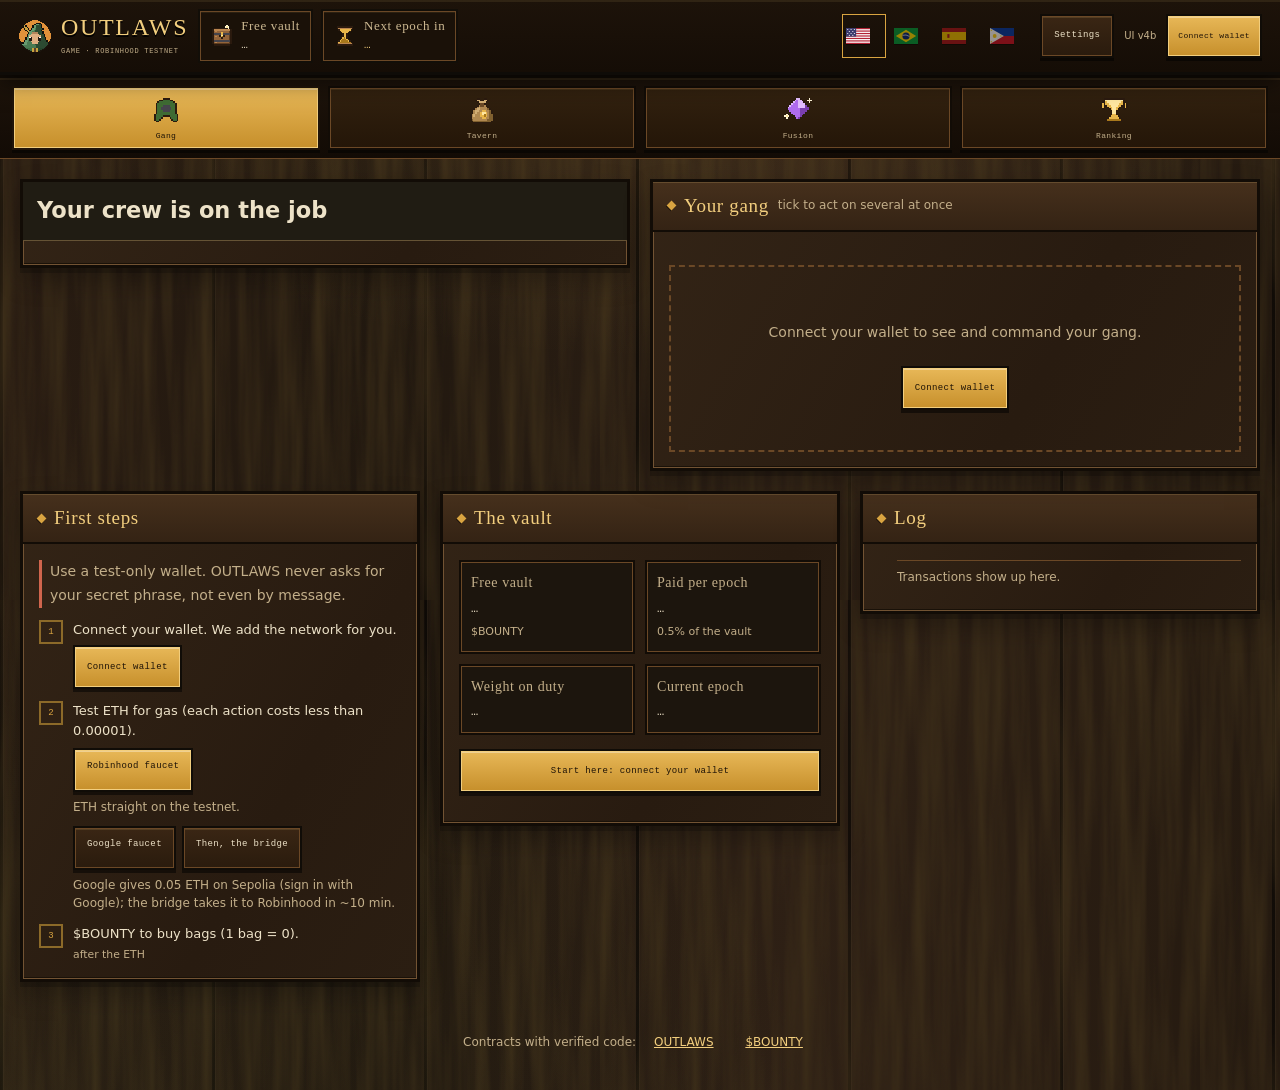
<file: jogar/index.html>
<!doctype html>
<html lang="en">
<head>
<meta charset="utf-8">
<meta name="viewport" content="width=device-width, initial-scale=1">
<meta http-equiv="Content-Security-Policy" content="default-src 'self'; script-src 'self'; style-src 'self' 'unsafe-inline' https://fonts.googleapis.com; font-src https://fonts.gstatic.com; img-src 'self' data:; connect-src 'self' https://rpc.testnet.chain.robinhood.com https://robinhood-sepolia-rpc.publicnode.com https://46630.rpc.thirdweb.com; object-src 'none'; base-uri 'none'; form-action 'self'">
<meta name="referrer" content="strict-origin-when-cross-origin">
<title data-i18n="p.title">OUTLAWS · Game</title>
<link rel="icon" href="../assets/crest.png">
<link rel="preconnect" href="https://fonts.gstatic.com" crossorigin>
<script src="js/ui-fonts.js?v=af40a009"></script>
<style>
  /* HUD de jogo: parede de tábuas, painéis com moldura de madeira, barra de
     recursos no topo e barra de abas embaixo — a mesma língua visual do mural
     de cartazes da landpage. Cartazes dos bonecos continuam em pergaminho. */
  :root {
    --wall:    #22170D;
    --wood:    #2E1E10; --wood-2: #241708; --wood-hi: #8A6134; --wood-lo: #120C06; --wood-mid: #6B4826;
    --ink:     #2B2115; --ink-soft: #5A4830;
    --gold:    #D9A441; --gold-hi: #F2CE7E; --gold-dim: #8C6A29;
    --moss:    #8FB35E; --green: #55832F; --green-hi: #79B04A;
    --danger:  #D0654D; --violet: #A58BDB;
    /* cores dos botões da barra do bando: cada ação com a sua, pra achar de olho */
    --red:     #C43A2A; --red-lo: #7E1D14; --red-hi: #F08A70;
    --ember:   #DE5A26; --ember-lo: #92300F; --ember-hi: #FF9E6B;
    --amber:   #EBC62E; --amber-lo: #A8830E; --amber-hi: #FFE88A;
    --jade:    #2F9670; --jade-lo: #17573F; --jade-hi: #74D6AC;
    --text:    #EDE2C8; --text-dim: #B09B77;
    --pixel:   "Press Start 2P", ui-monospace, monospace;
    --slab:    "Holtwood One SC", Georgia, serif;
    --press:   "IM Fell English", Georgia, serif;
    --fellsc:  "IM Fell English SC", "IM Fell English", Georgia, serif;
    --body:    "Archivo", ui-sans-serif, system-ui, sans-serif;
    --grain:   url("data:image/svg+xml,%3Csvg xmlns='http://www.w3.org/2000/svg' width='600' height='600'%3E%3Cfilter id='g'%3E%3CfeTurbulence type='fractalNoise' baseFrequency='.07 .0035' numOctaves='3' seed='3' stitchTiles='stitch'/%3E%3CfeColorMatrix values='0 0 0 0 .05 0 0 0 0 .03 0 0 0 0 .01 0 0 0 1.4 -.45'/%3E%3C/filter%3E%3Crect width='100%25' height='100%25' filter='url(%23g)'/%3E%3C/svg%3E");
  }
  * { box-sizing: border-box; }
  html, body { margin: 0; }
  body {
    color: var(--text); font: 15px/1.5 var(--body); -webkit-font-smoothing: antialiased;
    min-height: 100vh; padding-bottom: 86px; /* a barra de abas é fixa */
    background-color: var(--wall);
    background-image:
      radial-gradient(1100px 500px at 50% 0, rgba(255,186,96,.10), transparent 70%),
      var(--grain),
      repeating-linear-gradient(90deg, rgba(0,0,0,.6) 0 3px, rgba(255,230,190,.045) 3px 4px, transparent 4px 212px),
      linear-gradient(90deg, #2A1B0F, #231609 26%, #2E1E11 52%, #25170C 78%, #2B1C0F);
  }
  img { image-rendering: pixelated; }
  button { font: inherit; }
  a { color: var(--gold-hi); }
  .muted { color: var(--text-dim); }
  .t-gold { color: var(--gold); }
  .t-danger { color: var(--danger); }
  [hidden] { display: none !important; }
  :focus-visible { outline: 2px solid var(--gold-hi); outline-offset: 2px; }

  /* --------------------------------------------------- barra de recursos */
  .hud-top {
    position: sticky; top: 0; z-index: 20;
    display: flex; align-items: center; gap: 10px; flex-wrap: wrap;
    padding: 9px clamp(10px, 2vw, 18px);
    background: linear-gradient(#1D130A, #150D06);
    border-bottom: 3px solid var(--wood-lo);
    box-shadow: inset 0 2px 0 rgba(242,206,126,.09), 0 8px 20px rgba(0,0,0,.5);
  }
  .brand { display: flex; align-items: center; gap: 9px; color: inherit; text-decoration: none; }
  .brand img { width: 34px; height: 34px; }
  .brand b { font: 15px var(--slab); font-weight: 400; letter-spacing: .05em; color: var(--gold-hi); text-shadow: 0 2px 0 #000; }
  .brand small { font: 7px var(--pixel); color: var(--text-dim); letter-spacing: .1em; display: block; margin-top: 3px; }
  .pills { display: flex; gap: 8px; margin-right: auto; overflow-x: auto; scrollbar-width: none; }
  .pills::-webkit-scrollbar { display: none; }
  .pill {
    display: inline-flex; align-items: center; gap: 8px; white-space: nowrap;
    padding: 6px 10px; background: #1A1108; border: 2px solid var(--wood-lo);
    box-shadow: inset 0 0 0 1px var(--wood-mid), inset 0 2px 0 rgba(242,206,126,.08);
  }
  .pill img { width: 22px; height: 22px; }
  .pill i { width: 12px; height: 12px; background: var(--gold); transform: rotate(45deg); flex: none; }
  .pill .k { font: 13px var(--fellsc); letter-spacing: .05em; color: var(--text-dim); display: block; }
  .pill .v { font: 11px var(--pixel); color: var(--text); font-variant-numeric: tabular-nums; display: block; margin-top: 4px; }
  .pill.hot .v { color: var(--gold-hi); }
  #balances { display: contents; }
  #wallet { display: flex; align-items: center; gap: 8px; }
  #wallet .btn { font-size: 8px; padding: 8px 10px; }
  .banner { margin: 0; padding: 9px 18px; background: #2A2413; color: var(--gold-hi); font-size: 13px; border-bottom: 2px solid var(--gold-dim); }
  .banner a { color: var(--gold-hi); margin-left: 6px; }

  /* --------------------------------------------------------- botões */
  .btn {
    font: 9px var(--pixel); letter-spacing: .04em; line-height: 1.5; cursor: pointer;
    padding: 10px 12px; color: var(--text);
    background: linear-gradient(#3A2614, #2A1B0D); border: 2px solid var(--wood-lo);
    box-shadow: inset 0 0 0 1px var(--wood-mid), inset 0 2px 0 rgba(242,206,126,.14), 0 3px 0 rgba(0,0,0,.5);
  }
  .btn:hover:not(:disabled) { background: linear-gradient(#4A3119, #362210); color: var(--gold-hi); }
  .btn:active:not(:disabled) { transform: translateY(2px); box-shadow: inset 0 0 0 1px var(--wood-mid), 0 1px 0 rgba(0,0,0,.5); }
  .btn:disabled { opacity: .45; cursor: not-allowed; }
  .btn-gold { background: linear-gradient(#E8B858, #C68F2B); color: #1E1307; box-shadow: inset 0 0 0 1px #F2CE7E, inset 0 2px 0 rgba(255,255,255,.35), 0 3px 0 rgba(0,0,0,.5); }
  .btn-gold:hover:not(:disabled) { background: linear-gradient(#F6CE77, #D89F36); color: #1E1307; }
  .btn-green { background: linear-gradient(#69A03C, #3F6822); color: #F3F8EA; box-shadow: inset 0 0 0 1px var(--green-hi), inset 0 2px 0 rgba(255,255,255,.25), 0 3px 0 rgba(0,0,0,.5); }
  .btn-green:hover:not(:disabled) { background: linear-gradient(#7CB84A, #4C7C29); color: #fff; }
  .btn-big { font-size: 12px; padding: 14px 20px; }
  .btn-danger { border-color: #6B2A1E; color: #F2A493; }
  /* botão tingido: a cor vem de --b-top/--b-bot/--b-rim, cada variante só troca os três */
  .btn-tone { background: linear-gradient(var(--b-top), var(--b-bot)); color: var(--b-ink, var(--text)); box-shadow: inset 0 0 0 1px var(--b-rim), inset 0 2px 0 rgba(255,255,255,.25), 0 3px 0 rgba(0,0,0,.5); text-shadow: 0 1px 0 rgba(0,0,0,.35); }
  .btn-tone:hover:not(:disabled) { background: linear-gradient(var(--b-rim), var(--b-top)); color: var(--b-ink, var(--text)); }
  .btn-red   { --b-top: var(--red);   --b-bot: var(--red-lo);   --b-rim: var(--red-hi); }
  .btn-ember { --b-top: var(--ember); --b-bot: var(--ember-lo); --b-rim: var(--ember-hi); }
  .btn-jade  { --b-top: var(--jade);  --b-bot: var(--jade-lo);  --b-rim: var(--jade-hi); }
  .btn-amber { --b-top: var(--amber); --b-bot: var(--amber-lo); --b-rim: var(--amber-hi); --b-ink: var(--wood-lo); text-shadow: 0 1px 0 rgba(255,255,255,.3); }
  /* o passo antes do conserto: mesma família do amarelo, só no contorno */
  .btn-line-amber { border-color: var(--amber-lo); color: var(--amber-hi); box-shadow: inset 0 0 0 1px var(--amber), 0 3px 0 rgba(0,0,0,.5); }
  .btn-line-amber:hover:not(:disabled) { color: var(--amber-hi); border-color: var(--amber); }
  .btn .accrue { font-size: .9em; opacity: .85; margin-left: 4px; }
  [data-act="b-claim"].is-live:disabled { opacity: 1; color: var(--gold-hi); cursor: default; }
  .accrue-chip { font: 8px var(--pixel); color: var(--gold); padding: 7px 6px; align-self: center; white-space: nowrap; }

  .chip { font: 8px var(--pixel); letter-spacing: .06em; padding: 5px 7px; border: 1px solid; display: inline-block; white-space: nowrap; }
  .chip-livre { color: var(--moss); border-color: #4B6332; background: #16200F; }
  .chip-servico { color: var(--gold); border-color: var(--gold-dim); background: #221B0C; }
  .chip-capturado { color: var(--danger); border-color: #6B2A1E; background: #22110D; }
  .chip-fusao { color: var(--violet); border-color: #4D3F6B; background: #17131F; }

  /* --------------------------------------------- painéis com moldura */
  .panel {
    background: linear-gradient(#2E1E10, #241708); background-blend-mode: normal;
    border: 3px solid var(--wood-lo);
    box-shadow: inset 0 0 0 2px var(--wood-mid), inset 0 3px 0 var(--wood-hi), inset 0 -3px 0 #1B1109,
                0 6px 0 rgba(0,0,0,.35), 0 14px 26px rgba(0,0,0,.45);
  }
  .panel > h2 {
    display: flex; align-items: center; gap: 9px; flex-wrap: wrap; margin: 0;
    padding: 11px 13px; font: 10px var(--pixel); letter-spacing: .04em; color: var(--gold-hi);
    background: linear-gradient(#3E2916, #2C1C0E); border-bottom: 2px solid var(--wood-lo);
    box-shadow: inset 0 1px 0 rgba(242,206,126,.18);
  }
  .panel > h2::before { content: ""; width: 9px; height: 9px; background: var(--gold); transform: rotate(45deg); flex: none; }
  .panel > h2 small { font: 12px var(--press); color: var(--text-dim); letter-spacing: 0; }
  .pbody { padding: 14px; }
  .pbody > p:first-child { margin-top: 0; }
  .panel p { font-size: 14px; }

  /* ------------------------------------------------------------ layout */
  .hud {
    display: grid; gap: 16px; padding: 16px; max-width: 1700px; margin: 0 auto; align-items: start;
    grid-template-columns: 330px minmax(0, 620px) minmax(0, 1fr);
  }
  @media (min-width: 1500px) { #assalto { position: sticky; top: 76px; } } /* o mapa acompanha a rolagem */
  .col-side { display: flex; flex-direction: column; gap: 16px; }
  .col-main { display: flex; flex-direction: column; gap: 16px; min-width: 0; }
  @media (max-width: 1499px) { .hud { grid-template-columns: 330px minmax(0, 1fr); } }
  @media (max-width: 1040px) {
    .hud { grid-template-columns: 1fr; }
    #assalto { order: 1; }
    .col-main { order: 2; }
    .col-side { order: 3; }
  }

  /* barra de abas, fixa embaixo: a navegação do jogo */
  .hud-tabs {
    position: fixed; left: 0; right: 0; bottom: 0; z-index: 25;
    display: flex; gap: 6px; padding: 8px clamp(8px, 2vw, 16px);
    background: linear-gradient(#1D130A, #120B05); border-top: 3px solid var(--wood-lo);
    box-shadow: inset 0 2px 0 rgba(242,206,126,.09), 0 -8px 20px rgba(0,0,0,.5);
    overflow-x: auto; scrollbar-width: none;
  }
  .hud-tabs::-webkit-scrollbar { display: none; }
  .hud-tabs .tab-btn {
    flex: 1 1 0; min-width: 96px; display: flex; flex-direction: column; align-items: center; gap: 6px;
    padding: 8px 6px; cursor: pointer; color: var(--text-dim);
    background: linear-gradient(#32210F, #241608); border: 2px solid var(--wood-lo);
    box-shadow: inset 0 0 0 1px var(--wood-mid), inset 0 2px 0 rgba(242,206,126,.1), 0 3px 0 rgba(0,0,0,.45);
    font: 8px var(--pixel); letter-spacing: .04em;
  }
  .hud-tabs .tab-btn img { width: 30px; height: 30px; }
  .hud-tabs .tab-btn:hover { color: var(--gold-hi); }
  .hud-tabs .tab-btn[aria-selected="true"] {
    color: #1E1307; background: linear-gradient(#E8B858, #C68F2B);
    box-shadow: inset 0 0 0 1px #F2CE7E, inset 0 2px 0 rgba(255,255,255,.35), 0 3px 0 rgba(0,0,0,.45);
  }
  .tab-btn .dot { width: 8px; height: 8px; background: var(--danger); border-radius: 50%; position: absolute; }

  /* ----------------------------------------------------------- a caixa */
  .stats { display: grid; grid-template-columns: repeat(2, minmax(0, 1fr)); gap: 10px; margin: 0; }
  .stat { min-width: 0; padding: 9px 10px; background: #1A1108; border: 2px solid var(--wood-lo); box-shadow: inset 0 0 0 1px var(--wood-mid); }
  .stat dt { font: 14px var(--fellsc); letter-spacing: .04em; color: var(--text-dim); }
  .stat dd { margin: 7px 0 0; font: 12px var(--pixel); color: var(--text); font-variant-numeric: tabular-nums; overflow-wrap: anywhere; }
  .stat dd small { display: block; margin: 5px 0 0; font: 11px var(--body); color: var(--text-dim); }
  .stat.hot dd { color: var(--gold-hi); }

  /* ---------------------------------------------------------- assalto */
  .heist canvas {
    display: block; max-width: 100%; margin: 0 auto; image-rendering: pixelated;
    background: #000; border: 3px solid var(--wood-lo); box-shadow: inset 0 0 0 2px var(--wood-mid), 0 10px 24px rgba(0,0,0,.5);
  }
  .heist .note { margin: 12px auto 0; max-width: 680px; }

  #band { display: grid; grid-template-columns: repeat(auto-fill, minmax(208px, 1fr)); gap: 14px; }
  .empty { grid-column: 1 / -1; padding: 40px 20px; text-align: center; border: 2px dashed var(--wood-mid); color: var(--text-dim); }
  .empty .btn { margin-top: 8px; }

  .bar {
    display: flex; align-items: center; gap: 8px; flex-wrap: wrap;
    padding: 10px 12px; margin-bottom: 14px; background: #1A1108;
    border: 2px solid var(--wood-lo); box-shadow: inset 0 0 0 1px var(--wood-mid);
  }
  .bar #bar-count { font-size: 13px; color: var(--text-dim); margin-right: auto; }
  .bar .duty, .lineup .duty { font: 10px var(--pixel); color: var(--text-dim); padding: 7px 9px; border: 2px solid var(--wood-lo); box-shadow: inset 0 0 0 1px var(--wood-mid); }
  .bar .duty.is-full, .lineup .duty.is-full { color: var(--gold-hi); border-color: var(--gold-dim); }
  .bar label, .lineup label { font-size: 13px; color: var(--text-dim); display: flex; align-items: center; gap: 6px; }
  .bar input[type=number], .lineup input[type=number], .alarm input {
    width: 58px; padding: 7px; background: #120C06; color: var(--gold-hi); border: 2px solid var(--wood-lo);
    box-shadow: inset 0 0 0 1px var(--wood-mid); font: 11px var(--pixel); text-align: center;
    -moz-appearance: textfield; appearance: textfield;
  }
  .bar input[type=number]:focus, .lineup input[type=number]:focus, .alarm input:focus { outline: 2px solid var(--gold-dim); outline-offset: 0; }
  .lineup input::-webkit-inner-spin-button, .lineup input::-webkit-outer-spin-button,
  .alarm input::-webkit-inner-spin-button, .alarm input::-webkit-outer-spin-button { -webkit-appearance: none; margin: 0; }
  .batch-btn { width: 100%; margin-bottom: 10px; }

  /* --------------------------------------------------------- cartaz */
  .card {
    position: relative; display: flex; flex-direction: column; align-items: center; text-align: center;
    padding: 14px 12px 12px;
    background: #D8C8A2 url("../assets/parchment.png") repeat center / 172px;
    color: var(--ink);
    --rc: #A7ADB2; --rc2: var(--rc);
    box-shadow: 0 10px 24px rgba(0,0,0,.5), 0 0 0 3px var(--rc), 0 0 16px 3px var(--rc), inset 0 0 36px rgba(90,68,36,.25);
    outline: 3px solid transparent; outline-offset: 6px; transition: outline-color .15s;
  }
  .card.myth { animation: card-myth 1.4s linear infinite; }
  @keyframes card-myth {
    0%, 100% { box-shadow: 0 10px 24px rgba(0,0,0,.5), 0 0 0 3px var(--rc), 0 0 16px 3px var(--rc), inset 0 0 36px rgba(90,68,36,.25); }
    50% { box-shadow: 0 10px 24px rgba(0,0,0,.5), 0 0 0 3px var(--rc2), 0 0 22px 5px var(--rc2), inset 0 0 36px rgba(90,68,36,.25); }
  }
  .gem { display: inline-block; width: 9px; height: 9px; margin: 0 7px 2px 0; transform: rotate(45deg);
         background: var(--rc); box-shadow: 0 0 0 1px rgba(43,33,21,.6), 0 0 6px var(--rc); vertical-align: middle; }
  .card.is-sel { outline-color: var(--gold); }
  .card.st-capturado img { filter: grayscale(.85) brightness(.8); }
  .pick { position: absolute; top: 8px; left: 8px; }
  .pick input { width: 18px; height: 18px; accent-color: #6B4E16; cursor: pointer; }
  .card img { width: 96px; height: 96px; }
  .c-id { font: 8px var(--pixel); color: var(--ink-soft); position: absolute; top: 12px; right: 10px; }
  .c-rank { font: 20px/1.1 var(--press); margin-top: 2px; }
  .c-title { font: 13px var(--fellsc); color: var(--ink-soft); line-height: 1.1; }
  .c-bounty { font: 8px var(--pixel); color: #6B4E16; margin: 5px 0 8px; }
  .c-stats { display: grid; grid-template-columns: repeat(4, 1fr); gap: 2px; margin: 0; width: 100%; font-size: 11px;
             border-top: 1px solid rgba(43,33,21,.25); padding-top: 7px; }
  .c-stats dt { color: var(--ink-soft); font-size: 10px; }
  .c-stats dd { margin: 0; font-weight: 700; font-variant-numeric: tabular-nums; }
  .life { position: relative; width: 100%; height: 16px; margin: 9px 0 7px; background: rgba(43,33,21,.18); border: 1px solid rgba(43,33,21,.4); }
  .life span { position: absolute; inset: 0 auto 0 0; }
  .life.ok span { background: #6E9A42; } .life.mid span { background: #C99A2E; } .life.low span { background: #B4462F; }
  .life em { position: relative; font: 7px/16px var(--pixel); color: #1E160C; font-style: normal; mix-blend-mode: multiply; }
  .c-status { display: flex; flex-direction: column; align-items: center; gap: 4px; min-height: 38px; }
  .c-status small { font-size: 11px; color: var(--ink-soft); }
  .c-acts { display: flex; flex-wrap: wrap; gap: 6px; justify-content: center; margin-top: 8px; }
  .c-acts .btn { font-size: 8px; padding: 7px 8px; }

  /* ------------------------------------------------- taverna e fusão */
  .auto-work { display: flex; align-items: center; gap: 8px; margin-top: 12px; font-size: 13px; color: var(--text-dim); cursor: pointer; }
  .auto-work input { width: 18px; height: 18px; accent-color: var(--green); }
  .buyline { display: flex; align-items: center; gap: 8px; margin-bottom: 10px; }
  .stepper { display: flex; align-items: center; border: 2px solid var(--wood-lo); box-shadow: inset 0 0 0 1px var(--wood-mid); }
  .stepper button { width: 36px; height: 36px; background: linear-gradient(#3A2614, #2A1B0D); color: var(--text); border: 0; cursor: pointer; font: 12px var(--pixel); }
  .stepper span { width: 40px; text-align: center; font: 12px var(--pixel); }
  .total { font-size: 13px; color: var(--text-dim); }
  .total b { color: var(--text); font: 12px var(--pixel); }
  .note { font-size: 12px; color: var(--text-dim); border-left: 3px solid var(--gold-dim); padding-left: 10px; margin: 10px 0 0; }
  .row { display: flex; align-items: center; justify-content: space-between; gap: 10px; padding: 10px 0; border-top: 1px solid var(--wood-mid); font-size: 13px; }
  .row small { color: var(--text-dim); }
  .sep { height: 2px; background: var(--wood-mid); margin: 14px 0 4px; }

  .odds { display: flex; height: 14px; margin: 6px 0 8px; border: 2px solid var(--wood-lo); }
  .o-ok { background: #6E9A42; } .o-mid { background: #C99A2E; } .o-bad { background: #B4462F; }
  .odds-legend { margin: 0 0 10px; font-size: 13px; }
  .odds-legend div { display: flex; justify-content: space-between; padding: 2px 0; }
  .odds-legend dt { color: var(--text-dim); } .odds-legend dd { margin: 0; font-weight: 700; font-variant-numeric: tabular-nums; }

  #log { list-style: none; margin: 0; padding: 0; font-size: 12px; max-height: 260px; overflow: auto; scrollbar-width: none; }
  #log::-webkit-scrollbar { display: none; } /* rola na roda do mouse, sem a barra */
  #log li { padding: 7px 0; border-top: 1px solid var(--wood-mid); }
  #log time { color: var(--text-dim); font-variant-numeric: tabular-nums; margin-right: 4px; }
  #log .log-erro { color: #F2A493; } #log .log-aviso { color: var(--gold-hi); }

  /* ----------------------------------------------- primeiros passos */
  .start > h2 { color: var(--gold-hi); }
  .steps { list-style: none; margin: 0; padding: 0; display: grid; gap: 12px; }
  .steps li { display: flex; gap: 10px; font-size: 13px; }
  .steps .n { flex: none; width: 24px; height: 24px; display: grid; place-items: center; font: 9px var(--pixel);
              border: 2px solid var(--gold-dim); color: var(--gold); }
  .steps li.ok { color: var(--text-dim); }
  .steps li.ok .n { background: #16200F; border-color: #4B6332; color: var(--moss); }
  .steps .btn { margin-top: 6px; }
  .safety { font-size: 12px; color: var(--text-dim); border-left: 3px solid var(--danger); padding-left: 8px; margin: 10px 0 12px; }
  .eth-ways { display: grid; gap: 10px; margin-top: 8px; }
  .eth-ways > div { display: flex; flex-wrap: wrap; align-items: center; gap: 6px; }
  .eth-ways small { flex-basis: 100%; color: var(--text-dim); font-size: 12px; }
  .eth-ways .btn { margin-top: 0; text-decoration: none; }
  .eth-ways > .btn { justify-self: start; }
  .more-eth { margin-top: 12px; font-size: 13px; }
  .more-eth summary { cursor: pointer; color: var(--text-dim); }

  /* o painel diz o que fazer agora, e o botão certo pisca de leve */
  .next-step { width: 100%; margin-top: 14px; text-align: center; }
  .is-next { animation: nudge 1.8s ease-in-out infinite; }
  @keyframes nudge {
    0%, 100% { box-shadow: inset 0 0 0 1px rgba(0,0,0,.45), 0 3px 0 rgba(0,0,0,.5); }
    50% { box-shadow: inset 0 0 0 1px #F7E2A8, 0 0 0 4px rgba(242,206,126,.35), 0 3px 0 rgba(0,0,0,.5); }
  }
  @media (prefers-reduced-motion: reduce) {
    .is-next { animation: none; box-shadow: 0 0 0 4px rgba(242,206,126,.45); }
  }

  .vault-claim { margin-top: 14px; display: grid; gap: 8px; }
  .vault-claim .btn { width: 100%; }
  .vault-claim .live { font: 10px var(--pixel); color: var(--gold-hi); }
  /* o aviso de saque: quando o acumulado passa do valor, o painel chama */
  /* o motivo de um botão estar apagado, dito com todas as letras */
  /* a escalação: quem vai trabalhar, com a conta na frente */
  .lineup { border: 2px solid var(--wood-lo); box-shadow: inset 0 0 0 1px var(--wood-mid); padding: 12px; margin-bottom: 14px; }
  .lineup-top { display: flex; align-items: center; gap: 12px; flex-wrap: wrap; margin-bottom: 10px; }
  .lineup-tools, .lineup-go { display: flex; align-items: center; gap: 8px; flex-wrap: wrap; }
  .lineup-go { margin-top: 10px; }
  .lineup-count { font-size: 13px; color: var(--text-dim); }
  .lineup-sum {
    margin: 10px 0 0; padding: 10px; font-size: 13px; color: var(--text);
    background: rgba(85,131,47,.12); border-left: 3px solid var(--green-hi);
  }
  .lineup-sum b { color: var(--gold-hi); }
  .card.is-sel { outline: 3px solid var(--green-hi); outline-offset: -3px; }

  .bar-why {
    margin: 0 0 12px; padding: 8px 10px; font-size: 13px; color: var(--gold-hi);
    background: rgba(217,164,65,.08); border-left: 3px solid var(--gold);
  }

  .alarm { display: flex; align-items: center; gap: 6px; margin-top: 12px; font-size: 12px; color: var(--text-dim); flex-wrap: wrap; }
  .alarm input {
    width: 88px; padding: 6px 8px; background: #1E1307; color: var(--text);
    border: 2px solid var(--wood-lo); box-shadow: inset 0 0 0 1px var(--wood-mid);
    font: 11px var(--pixel); text-align: right;
  }

  .vault-tools { display: flex; flex-wrap: wrap; gap: 8px; margin-top: 12px; }
  .fuse-tools { display: flex; flex-wrap: wrap; gap: 8px; margin-bottom: 12px; }
  dialog.note {
    border: 3px solid var(--wood-lo); background: linear-gradient(#2E1E10, #241708); color: var(--text);
    box-shadow: inset 0 0 0 2px var(--wood-mid), 0 20px 50px rgba(0,0,0,.6);
    padding: 22px; width: min(420px, calc(100vw - 32px)); text-align: center;
  }
  dialog.note::backdrop { background: rgba(0,0,0,.65); }
  dialog.note h3 { font: 12px var(--pixel); color: var(--gold-hi); margin: 0 0 10px; line-height: 1.6; }
  dialog.note .big { font: 18px var(--pixel); color: var(--gold); margin: 10px 0; }
  dialog.note p { font-size: 14px; margin: 0 0 8px; }

  /* ---------------------------------------------- filtros e fusão */
  .filters { display: flex; flex-wrap: wrap; gap: 6px; margin-bottom: 12px; }
  .filters button {
    display: inline-flex; align-items: center; gap: 6px; cursor: pointer;
    font: 13px var(--fellsc); letter-spacing: .03em; color: var(--text-dim);
    padding: 6px 9px; background: #1A1108; border: 2px solid var(--wood-lo);
    box-shadow: inset 0 0 0 1px var(--wood-mid);
  }
  .filters button:hover { color: var(--gold-hi); }
  .filters button[aria-pressed="true"] { color: #1E1307; background: linear-gradient(#E8B858, #C68F2B); box-shadow: inset 0 0 0 1px #F2CE7E; }
  .filters .gem { margin: 0; }
  .filters .n { font: 9px var(--pixel); }

  /* o balcão da taverna, agora dentro do bando */
  .shop { border: 2px solid var(--wood-lo); box-shadow: inset 0 0 0 1px var(--wood-mid); padding: 12px; margin-bottom: 14px; }
  .shop .buyline { margin: 0; }
  .shop .auto-work { margin-top: 10px; }
  .shop-note { margin: 10px 0 0; }
  .fusion-box { border: 2px solid var(--gold-lo, var(--wood-lo)); box-shadow: inset 0 0 0 1px var(--wood-mid); padding: 12px; margin-bottom: 14px; }
  .fusion-box .sep { height: 2px; background: var(--wood-lo); margin: 12px 0; }

  /* a tabela de custo da fusão: raridade, pares, chance e taxa, antes do clique */
  .fuse-plan { border: 2px solid var(--wood-lo); box-shadow: inset 0 0 0 1px var(--wood-mid); margin-bottom: 14px; overflow-x: auto; }
  .fuse-plan table { width: 100%; border-collapse: collapse; }
  .fuse-plan th { font: 13px var(--fellsc); letter-spacing: .03em; color: var(--text-dim); text-align: left; font-weight: 400;
                  padding: 8px 8px; border-bottom: 2px solid var(--wood-lo); white-space: nowrap; }
  .fuse-plan td { font: 15px var(--press); padding: 7px 8px; border-bottom: 1px solid var(--wood-lo); white-space: nowrap; }
  .fuse-plan .num { text-align: right; }
  .fuse-plan td.num { font: 11px var(--pixel); font-variant-numeric: tabular-nums; }
  .fuse-plan td:last-child { text-align: right; width: 1%; }
  .fuse-plan .btn { padding: 7px 9px; }
  .fuse-plan .to { color: var(--text-dim); margin: 0 4px; }
  .fuse-plan td.cost { color: var(--gold-hi); }
  .fuse-plan tfoot td { color: var(--gold); border-bottom: 0; }
  .fuse-list { display: grid; grid-template-columns: repeat(auto-fill, minmax(104px, 1fr)); gap: 10px; margin-bottom: 16px; }
  .fuse-pick {
    display: flex; flex-direction: column; align-items: center; gap: 4px; cursor: pointer; padding: 8px 6px;
    color: var(--ink); background: #D8C8A2 url("../assets/parchment.png") repeat center / 172px;
    border: 0; box-shadow: 0 0 0 2px var(--rc), 0 6px 14px rgba(0,0,0,.45);
    outline: 3px solid transparent; outline-offset: 3px;
  }
  .fuse-pick[aria-pressed="true"] { outline-color: var(--gold); }
  .fuse-pick img { width: 64px; height: 64px; }
  .fuse-pick b { font: 15px var(--press); font-weight: 400; line-height: 1.1; }
  .fuse-pick small { font: 8px var(--pixel); color: var(--ink-soft); }

  /* --------------------------------------------------------- ranking */
  .board-sub { display: flex; align-items: center; gap: 10px; flex-wrap: wrap; margin: 0 0 12px; font-size: 13px; }
  .board-scroll { overflow-x: auto; }
  table.board { width: 100%; border-collapse: collapse; min-width: 520px; font-variant-numeric: tabular-nums; }
  table.board th {
    font: 15px var(--fellsc); letter-spacing: .06em; color: var(--text-dim);
    text-align: right; padding: 0 10px 10px; white-space: nowrap;
  }
  table.board th:nth-child(-n+2), table.board td:nth-child(-n+2) { text-align: left; }
  table.board td { padding: 9px 10px; border-top: 1px solid var(--wood-mid); text-align: right; font-size: 14px; }
  table.board .pos { font: 11px var(--pixel); color: var(--gold); width: 1%; }
  table.board .who { font-family: var(--press); font-size: 17px; }
  table.board .best { color: var(--text); white-space: nowrap; }
  table.board .best .gem { width: 9px; height: 9px; margin-right: 7px; box-shadow: 0 0 0 1px #0004, 0 0 6px var(--rc); }
  table.board tr.is-me td { background: rgba(217,164,65,.12); }
  table.board .tag { font: 13px var(--fellsc); color: var(--gold-hi); border: 1px solid var(--gold-dim); padding: 1px 6px; margin-left: 6px; }

  /* ------------------------------------------------- escolha da carteira */
  .wallets { background: linear-gradient(#2E1E10, #241708); color: var(--text); border: 3px solid var(--wood-lo);
             box-shadow: inset 0 0 0 2px var(--wood-mid), 0 20px 50px rgba(0,0,0,.6); padding: 20px; min-width: 288px; }
  .wallets::backdrop { background: rgba(0,0,0,.65); }
  .wallets h3 { font: 11px var(--pixel); color: var(--gold-hi); margin: 0 0 6px; line-height: 1.6; }
  .wallets p { font-size: 13px; margin: 0; }
  .wlist { list-style: none; padding: 0; margin: 14px 0; display: grid; gap: 8px; }
  .wlist .btn { width: 100%; display: flex; align-items: center; gap: 10px; justify-content: flex-start; }
  .wlist img { width: 28px; height: 28px; image-rendering: auto; }
  /* o saco esperando o sorteio: a estrada até o castelo */
  .sack { border: 2px solid var(--wood-lo); box-shadow: inset 0 0 0 1px var(--wood-mid); margin-bottom: 10px; }
  .sack canvas { display: block; width: 100%; height: auto; image-rendering: pixelated; }
  .sack-foot { display: flex; align-items: center; gap: 10px; padding: 8px 10px; }
  .sack-foot > div { flex: 1; min-width: 0; }
  .sack-foot b { display: block; font-size: 13px; }
  .sack-foot small { color: var(--text-dim); font-size: 12px; }
  .sack.is-ready { border-color: var(--gold-dim); }
  .sack.is-ready .sack-foot small { color: var(--gold-hi); }

  .wlast { margin-left: auto; font-size: 11px; color: var(--gold-hi); opacity: .85; }
  .wrdns { display: block; font-size: 10px; color: var(--text-dim); opacity: .8; letter-spacing: 0; }

  /* ------------------------------------------------------ revelação */
  dialog.reveal {
    border: 3px solid var(--wood-lo); background: linear-gradient(#2E1E10, #241708); color: var(--text);
    box-shadow: inset 0 0 0 2px var(--wood-mid), 0 24px 70px rgba(0,0,0,.7);
    padding: 22px 20px; width: min(680px, calc(100vw - 32px));
  }
  dialog.reveal::backdrop { background: rgba(5,8,4,.78); }
  .rv-title { font: 13px/1.5 var(--pixel); color: var(--gold-hi); margin: 0 0 8px; text-align: center; }
  .rv-title.bad { color: #F2A493; }
  .rv-lead { margin: 0 0 18px; text-align: center; font-size: 14px; }
  .rv-row { display: flex; flex-wrap: wrap; gap: 12px; justify-content: center; align-items: center; }
  .rv-op { font: 16px var(--pixel); color: var(--gold); }
  .rv-card {
    position: relative; margin: 0; padding: 12px 10px; width: 176px; text-align: center; color: var(--ink);
    background: #D8C8A2 url("../assets/parchment.png") repeat center / 172px;
    box-shadow: 0 8px 20px rgba(0,0,0,.5), inset 0 0 30px rgba(90,68,36,.25);
  }
  .rv-card img { width: 128px; height: 128px; display: block; margin: 0 auto 4px; }
  .rv-card figcaption b { display: block; font: 18px/1.15 var(--press); }
  .rv-card figcaption i { display: block; font: 13px var(--fellsc); font-style: normal; color: var(--ink-soft); }
  .rv-card small { display: block; font-size: 11px; color: var(--ink-soft); margin-top: 4px; }
  .rv-id { position: absolute; top: 8px; right: 9px; font: 8px var(--pixel); color: var(--ink-soft); }
  .rv-card.small { width: 112px; padding: 8px 6px; }
  .rv-card.small img { width: 72px; height: 72px; }
  .rv-card.small figcaption b { font-size: 14px; }
  .rv-card.small small { display: none; }
  .rv-card.is-gone { filter: grayscale(1) brightness(.75); opacity: .55; }
  .rv-card.is-gone::after { content: "✕"; position: absolute; inset: 0; display: grid; place-items: center; font: 42px var(--pixel); color: #7A2A1C; }
  /* raridade: --rc/--rc2 vêm da tabela de ranks (lib/traits.js), no estilo de cada cartaz */
  .rv-card.is-new { outline: 3px solid var(--rc); outline-offset: 3px;
                    box-shadow: 0 8px 20px rgba(0,0,0,.5), 0 0 26px 6px var(--rc), inset 0 0 30px rgba(90,68,36,.25);
                    animation: rv-pop .45s cubic-bezier(.2,1.6,.4,1) both; animation-delay: calc(var(--i, 0) * 140ms); }
  .rv-card.is-new.myth { animation: rv-pop .45s cubic-bezier(.2,1.6,.4,1) both, rv-myth 1.4s linear infinite;
                        animation-delay: calc(var(--i, 0) * 140ms), 0s; }
  @keyframes rv-pop { from { transform: scale(.55); opacity: 0; } }
  @keyframes rv-myth {
    0%, 100% { outline-color: var(--rc); box-shadow: 0 8px 20px rgba(0,0,0,.5), 0 0 26px 6px var(--rc), inset 0 0 30px rgba(90,68,36,.25); }
    50% { outline-color: var(--rc2); box-shadow: 0 8px 20px rgba(0,0,0,.5), 0 0 34px 10px var(--rc2), inset 0 0 30px rgba(90,68,36,.25); }
  }
  .rv-stage { display: block; width: 100%; max-width: 360px; aspect-ratio: 360 / 220; margin: -4px auto 14px; cursor: pointer; image-rendering: pixelated; }
  .rv-lead small { font-size: 12px; }
  @media (prefers-reduced-motion: reduce) { .rv-card.is-new, .rv-card.is-new.myth, .card.myth { animation: none; } }
  .rv-actions { text-align: center; margin: 18px 0 0; }

  footer { padding: 18px 20px 26px; text-align: center; font-size: 12px; color: var(--text-dim); }
  footer a { margin: 0 6px; }
</style>
<link rel="stylesheet" href="../assets/propostas/characters.css?v=visual-v1">
<link rel="stylesheet" href="ui-v4b.css">
</head>
<body>

<header class="hud-top">
  <a class="brand" href="../" title="Back to the OUTLAWS page" data-i18n-title="p.brand.title">
    <img src="../assets/crest.png" alt="" width="34" height="34">
    <div><b>OUTLAWS</b><small data-i18n="p.brand.sub">GAME · ROBINHOOD TESTNET</small></div>
  </a>
  <div class="pills">
    <div id="balances"></div>
    <span class="pill"><img src="../assets/icon-chest.png" alt="" width="22" height="22"><span><span class="k" data-i18n="p.stat.pool">Free vault</span><span class="v" id="stat-pool">…</span></span></span>
    <span class="pill hot"><img src="../assets/icon-hourglass.png" alt="" width="22" height="22"><span><span class="k" data-i18n="p.stat.next">Next epoch in</span><span class="v" id="stat-next">…</span></span></span>
  </div>
  <div class="langs" data-flags aria-label="Language" data-i18n-aria-label="lang.label"></div>
  <button class="btn" data-act="ajustes" data-i18n="p.settings">Settings</button>
  <small class="ui-version">UI v4b</small>
  <div id="wallet"></div>
</header>
<p id="banner" class="banner" hidden></p>

<div class="hud">
  <aside class="col-side">
    <section id="start" class="panel start" aria-label="First steps" data-i18n-aria-label="p.start.aria" hidden></section>

    <section class="panel" aria-labelledby="t-caixa">
      <h2 id="t-caixa" data-i18n="p.vault.title">The vault</h2>
      <div class="pbody">
        <dl class="stats">
          <div class="stat"><dt data-i18n="p.stat.pool">Free vault</dt><dd><span id="stat-pool-2">…</span><small>$BOUNTY</small></dd></div>
          <div class="stat"><dt data-i18n="p.stat.emission">Paid per epoch</dt><dd><span id="stat-emission">…</span><small data-i18n="p.stat.emission.note">0.5% of the vault</small></dd></div>
          <div class="stat"><dt data-i18n="p.stat.weight">Weight on duty</dt><dd id="stat-weight">…</dd></div>
          <div class="stat"><dt data-i18n="p.stat.epoch">Current epoch</dt><dd id="stat-epoch">…</dd></div>
        </dl>
        <button id="next-step" class="btn btn-gold next-step" hidden></button>
        <div id="vault-claim" class="vault-claim"></div>
      </div>
    </section>

    <section id="sacks-panel" class="panel" aria-labelledby="t-sacos" hidden>
      <h2 id="t-sacos" data-i18n="p.sacks.title">Bags to open</h2>
      <div class="pbody">
        <button id="open-all" class="btn btn-gold btn-big batch-btn" data-act="open-all" hidden></button>
        <div id="sacks"></div>
      </div>
    </section>

    <section class="panel" aria-labelledby="t-registro">
      <h2 id="t-registro" data-i18n="p.log.title">Log</h2>
      <div class="pbody"><ul id="log"></ul></div>
    </section>
  </aside>

  <section id="assalto" class="panel" aria-labelledby="t-assalto">
      <h2 id="t-assalto"><span data-i18n="p.heist.title">Your crew is on the job</span></h2>
      <div class="pbody">
        <div id="heist" class="heist" hidden>
          <canvas id="heist-map" width="544" height="416" role="img" aria-label="Heist map: outlaws on duty breaking crates and opening chests" data-i18n-aria-label="p.heist.aria"></canvas>
          <div id="game-tools" class="game-tools"></div>
          <details class="heist-rules"><summary data-i18n="p.heist.rules">How the heist works</summary><p class="note" data-i18n="p.heist.note">Stealth = speed. Strength = hit. Aim = arrows. Clear a room to reach the next terrain. A gold strongbox is worth 10 chests.</p></details>
        </div>
      </div>
  </section>

  <main class="col-main">
    <section id="tab-bando" class="tab panel" aria-labelledby="t-bando" hidden>
      <h2 id="t-bando"><span data-i18n="p.band.title">Your gang</span> <small data-i18n="p.band.sub">tick to act on several at once</small></h2>
      <div class="pbody">
        <div id="bar" class="lineup" hidden>
          <div class="lineup-top">
            <span id="bar-duty" class="duty" title="Up to 10 per wallet on duty at once" data-i18n-title="p.bar.duty.title" hidden></span>
            <label for="shift"><span data-i18n="p.bar.shiftA">shift of</span> <input id="shift" type="number" min="1" max="30" value="10"> <span data-i18n="p.bar.shiftB">epochs</span></label>
          </div>
          <div class="lineup-tools">
            <button id="b-best" class="btn btn-tone btn-ember" data-act="work-best" data-i18n="p.lineup.best">Build the best team</button>
            <button class="btn btn-tone btn-jade" data-act="select-free" data-i18n="p.bar.selectFree">Select free</button>
            <button class="btn" data-act="clear" data-i18n="p.bar.clear">Clear</button>
          </div>
          <p id="lineup-sum" class="lineup-sum" hidden></p>
          <div class="lineup-go">
            <button id="b-work" class="btn btn-green btn-big" data-act="b-work" data-i18n="p.lineup.send">Send to work</button>
            <button id="b-stop" class="btn btn-tone btn-red" data-act="b-stop" data-i18n="p.bar.stop">End shift</button>
            <button id="b-pull" class="btn btn-line-amber" data-act="pull-repair" hidden>Pull out to repair</button>
            <button id="b-repair" class="btn btn-tone btn-amber" data-act="repair-all" data-i18n="p.bar.repairAll">Repair team</button>
            <span id="bar-count" class="lineup-count"></span>
          </div>
          <p id="bar-why" class="bar-why" hidden></p>
        </div>
        <div id="band-filter" class="filters"></div>
        <div id="band"></div>
      </div>
    </section>

    <section id="tab-taverna" class="tab panel" aria-labelledby="t-taverna" hidden>
      <h2 id="t-taverna" data-i18n="p.tavern.title">Tavern</h2>
      <div class="pbody">
        <p class="note shop-note" data-i18n="p.tavern.desc">Each bag = random outlaws. Ready in ~1 s. Open within 25 min.</p>
        <div class="buyline">
          <div class="stepper">
            <button data-act="qty-" aria-label="One bag less" data-i18n-aria-label="p.tavern.less">−</button><span id="qty">1</span><button data-act="qty+" aria-label="One bag more" data-i18n-aria-label="p.tavern.more">+</button>
          </div>
          <div class="total"><b id="price">…</b> $BOUNTY</div>
          <button id="buy" class="btn btn-gold btn-big" data-act="buy" data-i18n="p.tavern.buy">Buy</button>
        </div>
        <label class="auto-work"><input type="checkbox" id="auto-work" checked>
          <span data-i18n="p.tavern.autoWork">Send them straight to work when I open the bag</span></label>
        <p id="buy-why" class="bar-why" hidden></p>
        <p id="approve-note" class="note" hidden data-i18n="p.tavern.approve">Two confirmations: approve this exact amount, then buy. Never approve "unlimited".</p>
      </div>
    </section>

    <section id="tab-fusao" class="tab panel" aria-labelledby="t-fusao" hidden>
      <h2 id="t-fusao" data-i18n="p.fusion.title">Fusion</h2>
      <div class="pbody">
        <div class="fuse-tools">
          <button id="b-fuse-auto" class="btn" data-act="fuse-auto" data-i18n="p.fuse.auto">Pick a pair</button>
          <button id="b-fuse-all" class="btn btn-gold" data-act="fuse-all">Fuse every pair</button>
        </div>
        <div id="fuse-filter" class="filters"></div>
        <div id="fuse-plan" class="fuse-plan" hidden></div>
        <div id="fuse-list" class="fuse-list"></div>
        <div id="fusion" class="fusion-box"></div>
      </div>
    </section>

    <section id="tab-ranking" class="tab panel" aria-labelledby="t-ranking" hidden>
      <h2 id="t-ranking"><span data-i18n="p.board.title">Leaderboard</span> <small data-i18n="p.board.head">gangs by weight on the chain</small></h2>
      <div class="pbody"><div id="board"></div></div>
    </section>
  </main>
</div>

<nav class="hud-tabs" role="tablist" aria-label="Sections" data-i18n-aria-label="p.tabs">
  <button class="tab-btn" role="tab" data-act="tab" data-tab="bando" aria-selected="true" aria-controls="tab-bando">
    <img src="../assets/icon-hood.png" alt="" width="30" height="30"><span data-i18n="p.tab.gang">Gang</span>
  </button>
  <button class="tab-btn" role="tab" data-act="tab" data-tab="taverna" aria-selected="false" aria-controls="tab-taverna">
    <img src="../assets/icon-sack.png" alt="" width="30" height="30"><span data-i18n="p.tab.tavern">Tavern</span>
  </button>
  <button class="tab-btn" role="tab" data-act="tab" data-tab="fusao" aria-selected="false" aria-controls="tab-fusao">
    <img src="../assets/icon-gem.png" alt="" width="30" height="30"><span data-i18n="p.tab.fusion">Fusion</span>
  </button>
  <button class="tab-btn" role="tab" data-act="tab" data-tab="ranking" aria-selected="false" aria-controls="tab-ranking">
    <img src="../assets/icon-trophy.png" alt="" width="30" height="30"><span data-i18n="p.tab.board">Ranking</span>
  </button>
</nav>

<dialog id="reveal" class="reveal" aria-labelledby="reveal-title"></dialog>
<dialog id="wallets" class="wallets"></dialog>
<dialog id="note" class="note"></dialog>

<dialog id="ajustes" class="wallets" aria-labelledby="settings-title">
  <h3 id="settings-title" data-i18n="p.settings">Settings</h3>
  <p class="muted" data-i18n="p.alarm.help">Claims always need your signature. We just call you when it pays off.</p>
  <label class="alarm" for="alarm-at">
    <span data-i18n="p.alarm.a">Call me when I have</span>
    <input id="alarm-at" type="number" min="0" step="100" inputmode="numeric" placeholder="0">
    <span data-i18n="p.alarm.b">$BOUNTY to claim</span>
  </label>
  <div class="vault-tools">
    <button class="btn" data-act="faucet-vault" data-i18n="p.tap.getPlain">Get test $BOUNTY</button>
    <button class="btn" data-act="fix-rpc" title="Re-offer the network with our RPCs" data-i18n-title="p.rpc.fix.title" data-i18n="p.rpc.fix">Fix network</button>
  </div>
  <button class="btn btn-gold" data-act="close-ajustes" data-i18n="p.note.ok">Got it</button>
</dialog>

<footer>
  <span data-i18n="p.footer">Contracts with verified code:</span>
  <a href="https://explorer.testnet.chain.robinhood.com/address/0x771875f3AcdA1216350Fa6112787d7700297DeBA" target="_blank" rel="noopener">OUTLAWS</a>
  <a href="https://explorer.testnet.chain.robinhood.com/address/0xb714EfEa333C292Fd79faaD77eaf8AC64Ca35428" target="_blank" rel="noopener">$BOUNTY</a>
</footer>

<script src="js/abi.js?v=fb5f1921"></script>
<script src="js/lib.js?v=5ecaecf7"></script>
<script src="js/i18n.js?v=f2cf951c"></script>
<script src="../assets/propostas/arcade/manifest.js"></script>
<script src="js/estilo-arcade.js?v=1af7b960"></script>
<script src="js/arte-v3-loader.js?v=ffb96508"></script>
<script src="js/chain.js?v=396bc465"></script>
<script src="js/heist.js?v=7ae61f43"></script>
<script src="js/road.js?v=7e30c177"></script>
<script src="js/reveal-fx.js?v=02281b66"></script>
<!-- Observe original portrait/actor identity before the demo's first Heist.update. -->
<script src="js/equipped-adapter.js?v=34cd412f"></script>
<script src="js/app.js?v=44a04f22"></script>
<script src="../assets/propostas/characters.js?v=visual-v1"></script>
<script src="js/feel.js?v=e3221efb"></script>
</body>
</html>
</file>
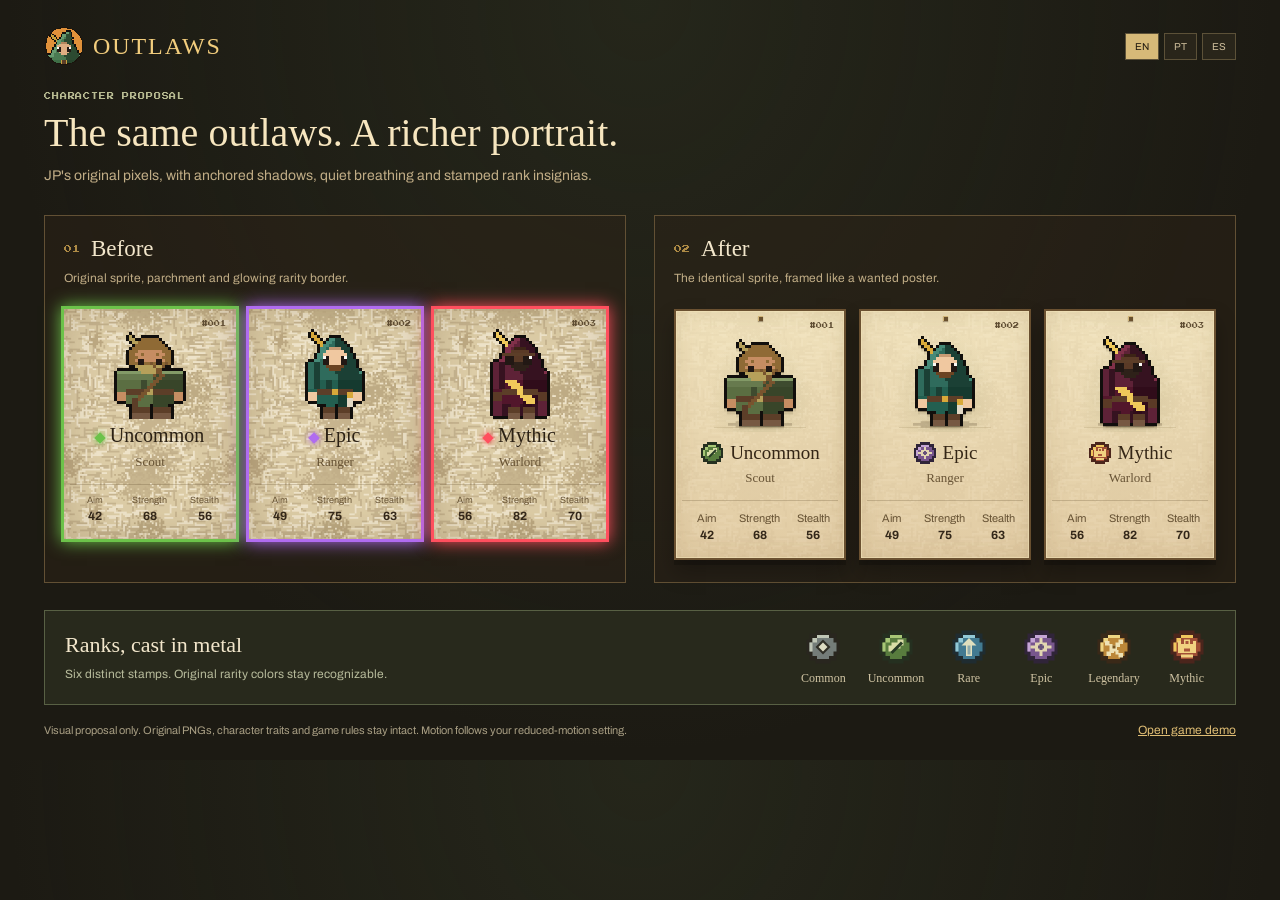
<file: assets/propostas/personagens/index.html>
<!doctype html>
<html lang="en">
<head>
  <meta charset="utf-8">
  <meta name="viewport" content="width=device-width, initial-scale=1">
  <title>OUTLAWS | Character proposal</title>
  <link rel="icon" href="../../crest.png">
  <link rel="stylesheet" href="https://fonts.googleapis.com/css2?family=Press+Start+2P&family=IM+Fell+English:ital@0;1&family=IM+Fell+English+SC&family=Archivo:wght@400;500;600;700&display=swap">
  <link rel="stylesheet" href="../characters.css">
  <link rel="stylesheet" href="gallery.css">
</head>
<body>
  <main id="character-proposal">
    <header class="proposal-heading">
      <a class="proposal-brand" href="../../../jogar/?demo"><img src="../../crest.png" width="40" height="40" alt=""><span>OUTLAWS</span></a>
      <nav class="proposal-languages" aria-label="Language"><button data-lang="en" aria-pressed="true">EN</button><button data-lang="pt" aria-pressed="false">PT</button><button data-lang="es" aria-pressed="false">ES</button></nav>
    </header>
    <p class="eyebrow" data-copy="eyebrow">CHARACTER PROPOSAL</p>
    <h1 data-copy="title">The same outlaws. A richer portrait.</h1>
    <p class="proposal-intro" data-copy="intro">JP's original pixels, with anchored shadows, quiet breathing and stamped rank insignias.</p>
    <div class="comparison">
      <section class="before"><h2><span class="comparison-n">01</span><span data-copy="before">Before</span></h2><p data-copy="beforeNote">Original sprite, parchment and glowing rarity border.</p><div class="gallery-cards" id="gallery-before"></div></section>
      <section class="after"><h2><span class="comparison-n">02</span><span data-copy="after">After</span></h2><p data-copy="afterNote">The identical sprite, framed like a wanted poster.</p><div class="gallery-cards" id="gallery-after"></div></section>
    </div>
    <section class="seal-board"><div><h2 data-copy="ranks">Ranks, cast in metal</h2><p data-copy="rankNote">Six distinct stamps. Original rarity colors stay recognizable.</p></div><div id="rank-seals" class="rank-seals"></div></section>
    <footer><p data-copy="footer">Visual proposal only. Original PNGs, character traits and game rules stay intact. Motion follows your reduced-motion setting.</p><a href="../../../jogar/?demo" data-copy="demo">Open game demo</a></footer>
  </main>
  <script src="gallery.js"></script>
  <script src="../characters.js"></script>
</body>
</html>
</file>
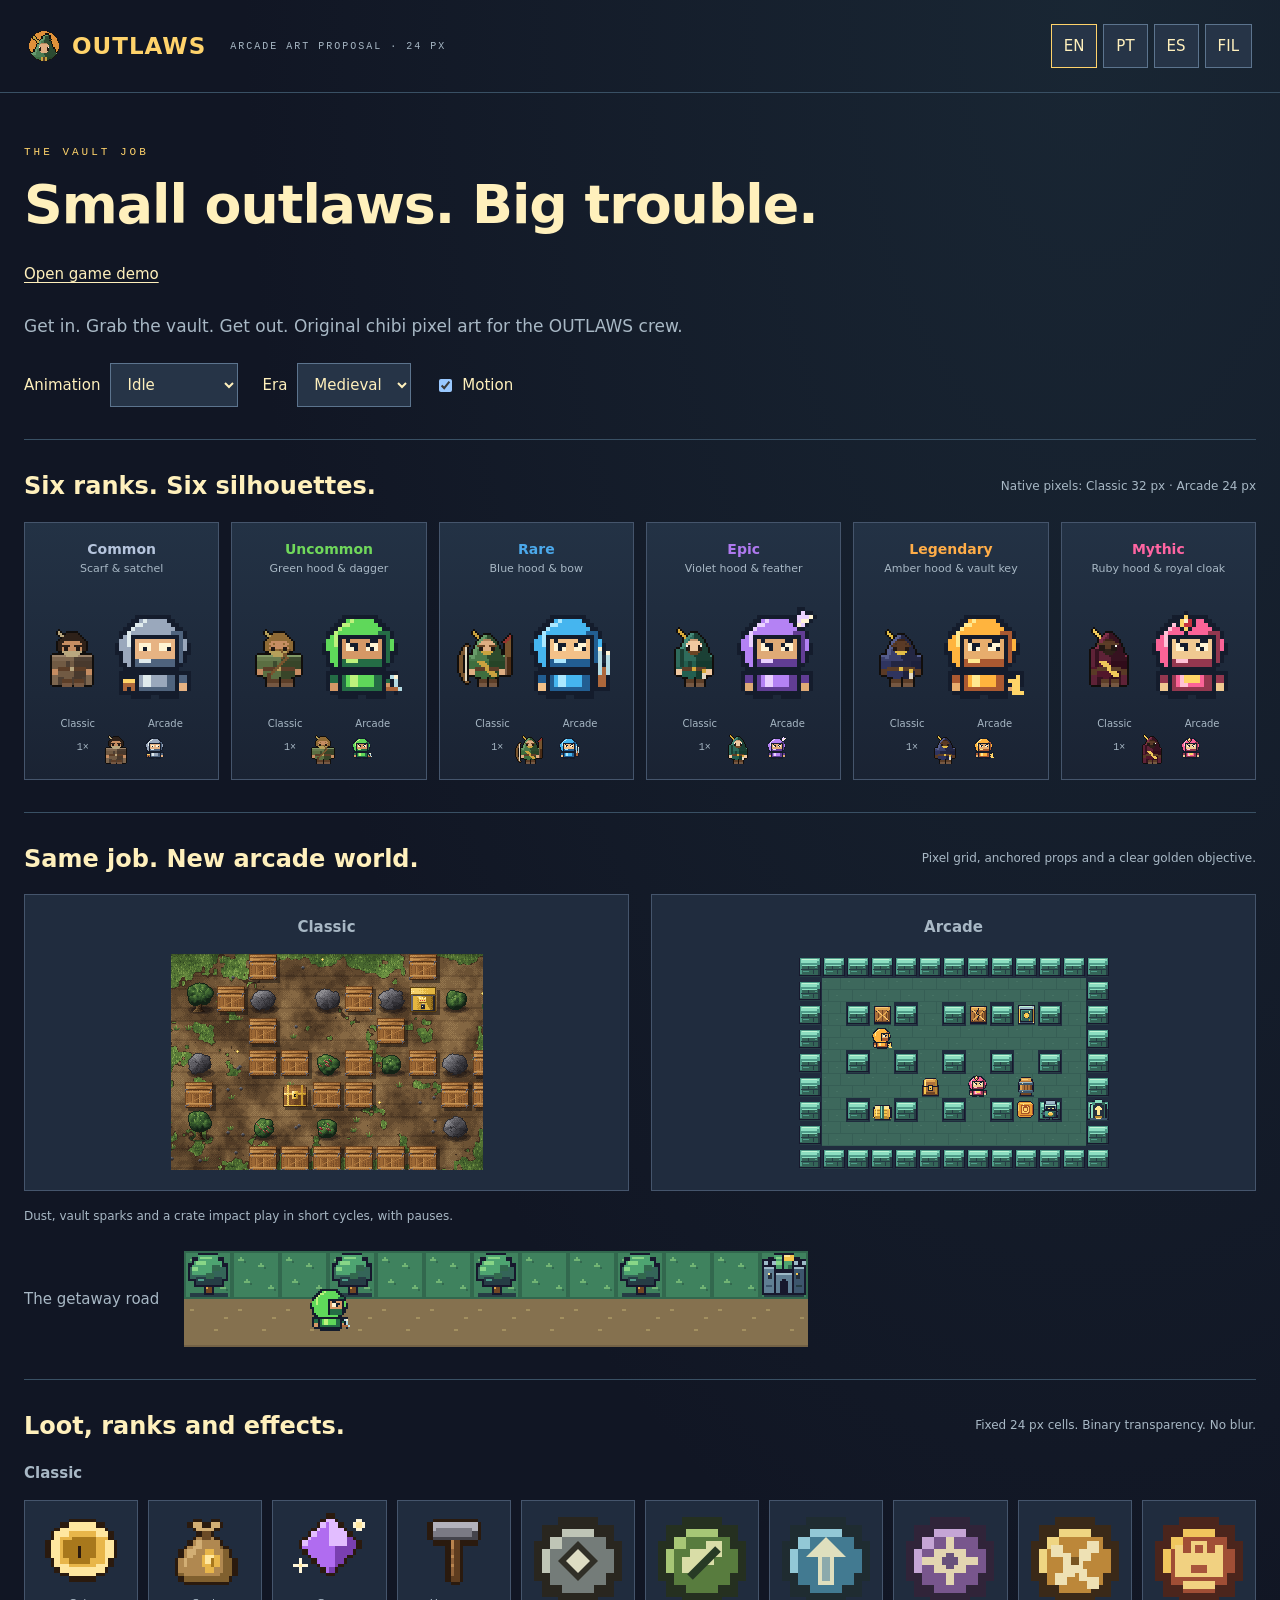
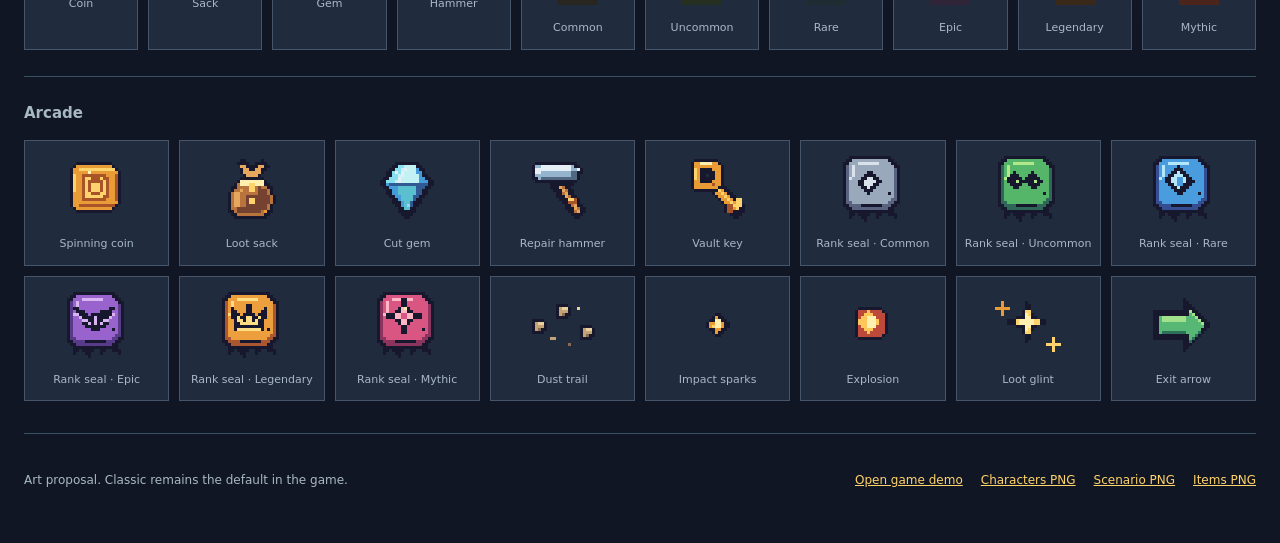
<file: assets/propostas/arcade/galeria.html>
<!doctype html>
<html lang="en"><head><meta charset="utf-8"><meta name="viewport" content="width=device-width,initial-scale=1"><title>OUTLAWS Arcade art proposal</title><link rel="stylesheet" href="galeria.css"><link rel="stylesheet" href="../era-art/graphics.css"><style>:is(a,button,select,input):focus-visible{outline:3px solid #ffd36b;outline-offset:3px}header nav{flex-wrap:wrap}</style></head>
<body class="outlaws-art-gallery"><header><a href="../../../"><img src="../../crest.png" alt="" width="32" height="32">OUTLAWS</a><span>ARCADE ART PROPOSAL · 24 PX</span><nav aria-label="Language"><button data-lang="en" aria-label="English">EN</button><button data-lang="pt" aria-label="Português">PT</button><button data-lang="es" aria-label="Español">ES</button><button data-lang="fil" aria-label="Filipino">FIL</button></nav></header>
<main><section class="intro"><p class="eyebrow" data-word="eyebrow">THE VAULT JOB</p><h1 data-word="title">Small outlaws. Big trouble.</h1><a class="gallery-demo" href="../../../jogar/?demo" data-word="demo">Open game demo</a><p data-word="lede">Get in. Grab the vault. Get out. Original chibi pixel art for the OUTLAWS crew.</p><div class="controls"><label><span data-word="animation">Animation</span><select id="animation"><option value="idle" data-word="poseIdle">Idle</option><option value="down" data-word="poseDown">Walk down</option><option value="left" data-word="poseLeft">Walk left</option><option value="right" data-word="poseRight">Walk right</option><option value="up" data-word="poseUp">Walk up</option><option value="celebrate" data-word="poseCelebrate">Celebrate</option><option value="fall" data-word="poseFall">Fall</option></select></label><label><span data-word="era">Era</span><select id="era"><option value="medieval" data-word="eraMedieval">Medieval</option><option value="modern" data-word="eraModern">Modern</option><option value="future" data-word="eraFuture">Future</option></select></label><label class="motion"><input type="checkbox" id="motion" checked><span data-word="motion">Motion</span></label></div></section>
<section><div class="section-head"><h2 data-word="crew">Six ranks. Six silhouettes.</h2><p data-word="native">Native pixels plus an integer-scale preview</p></div><div id="crew" class="crew"></div></section>
<section class="arena-section"><div class="section-head"><h2 data-word="room">Same job. New arcade world.</h2><p data-word="roomNote">Pixel grid, anchored props and a clear golden objective.</p></div><div class="comparison"><article><h3 data-word="classic">Classic</h3><canvas id="classic-room" width="312" height="216"></canvas></article><article><h3>Arcade</h3><canvas id="arcade-room" width="312" height="216"></canvas></article></div><p class="fx-note" data-word="fxNote">Dust, vault sparks and a crate impact play in short cycles, with pauses.</p><div class="road"><span data-word="road">The getaway road</span><canvas id="arcade-road" width="312" height="48"></canvas></div></section>
<section><div class="section-head"><h2 data-word="items">Loot, ranks and effects.</h2><p data-word="sheets">Fixed 24 px cells. Binary transparency. No blur.</p></div><div id="items-comparison" class="items-comparison"><div class="items-variant"><h3 data-word="classic">Classic</h3><div id="classic-items" class="items classic-items"></div></div><div class="items-variant"><h3 data-word="arcade">Arcade</h3><div id="items" class="items"></div></div></div></section>
<footer><p data-word="footer">Art proposal. Classic remains the default in the game.</p><a href="../../../jogar/?demo" data-word="demo">Open game demo</a><a href="characters.png">Characters PNG</a><a href="scenario.png">Scenario PNG</a><a href="items.png">Items PNG</a></footer></main>
<script src="../../../jogar/js/lib.js"></script><script src="manifest.js"></script><script src="../../../jogar/js/estilo-arcade.js"></script><script src="galeria.js"></script><script src="../galeria-labels.js"></script></body></html>
</file>
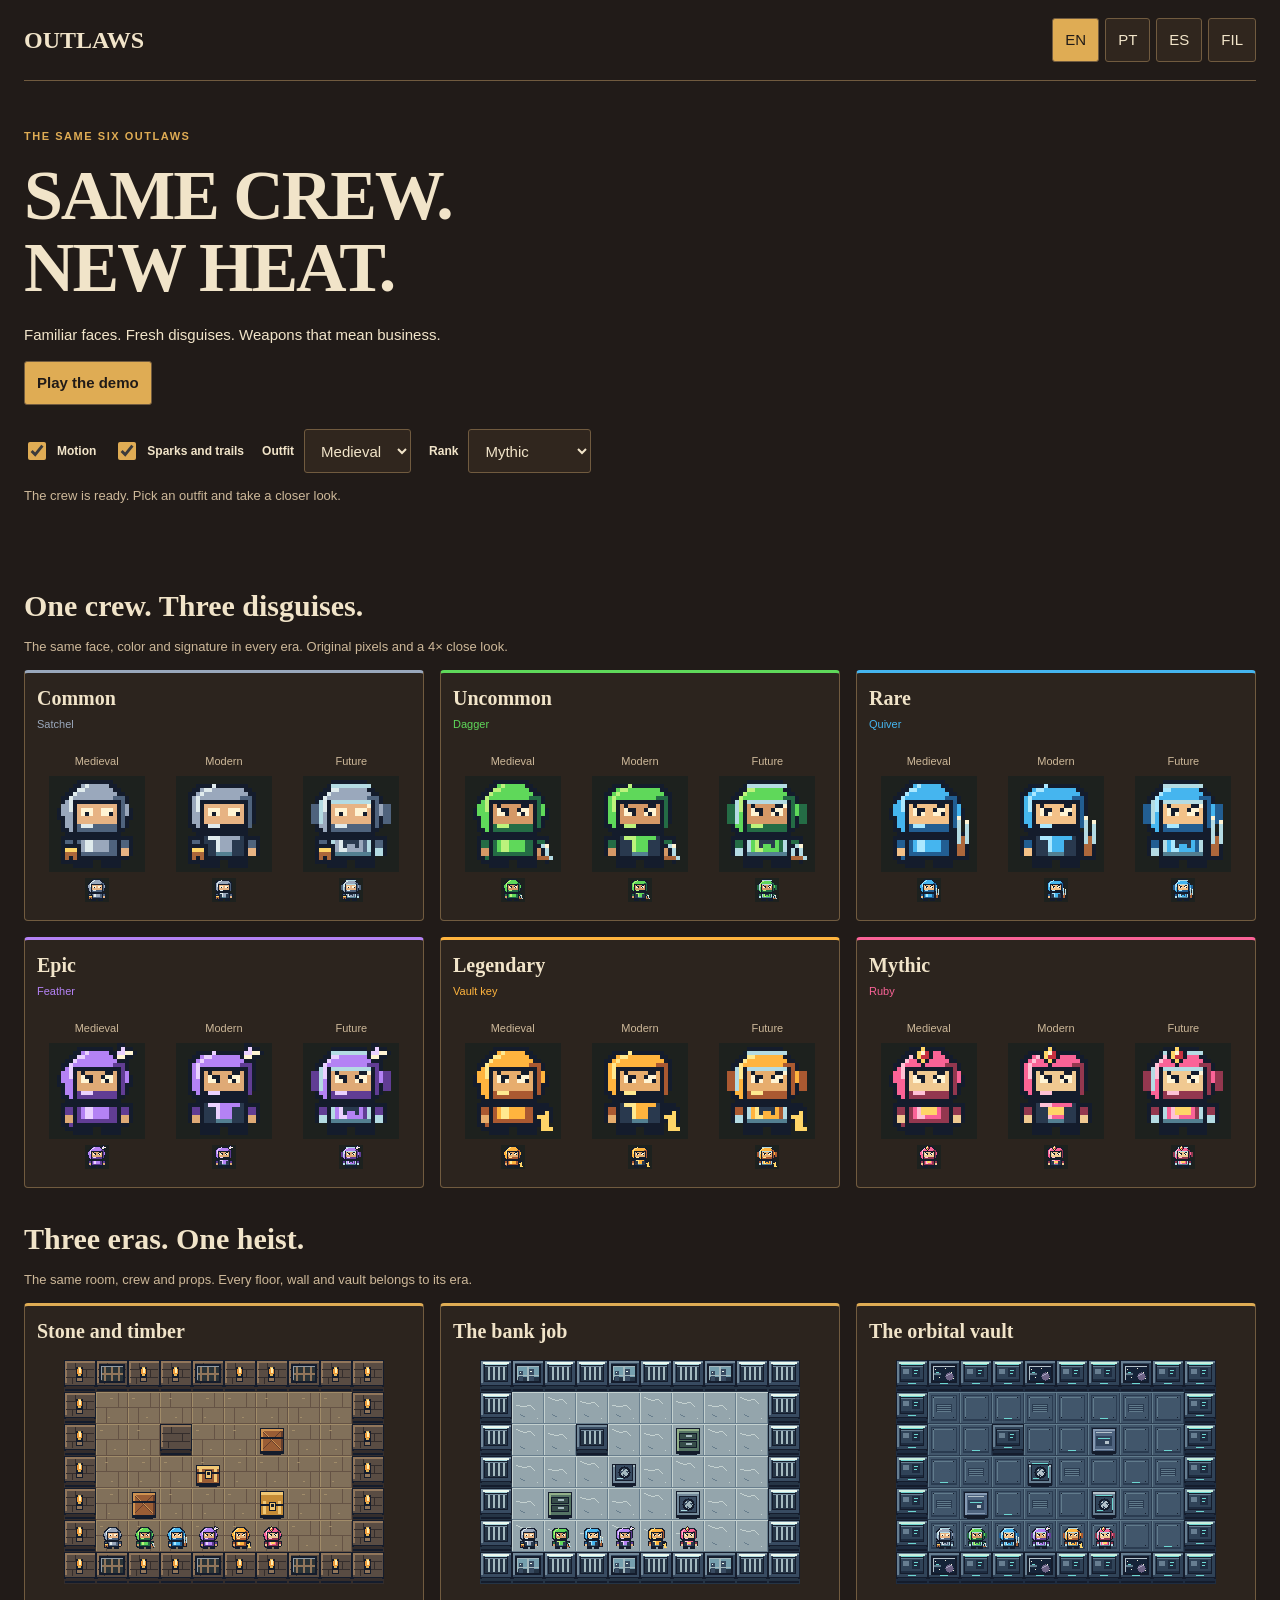
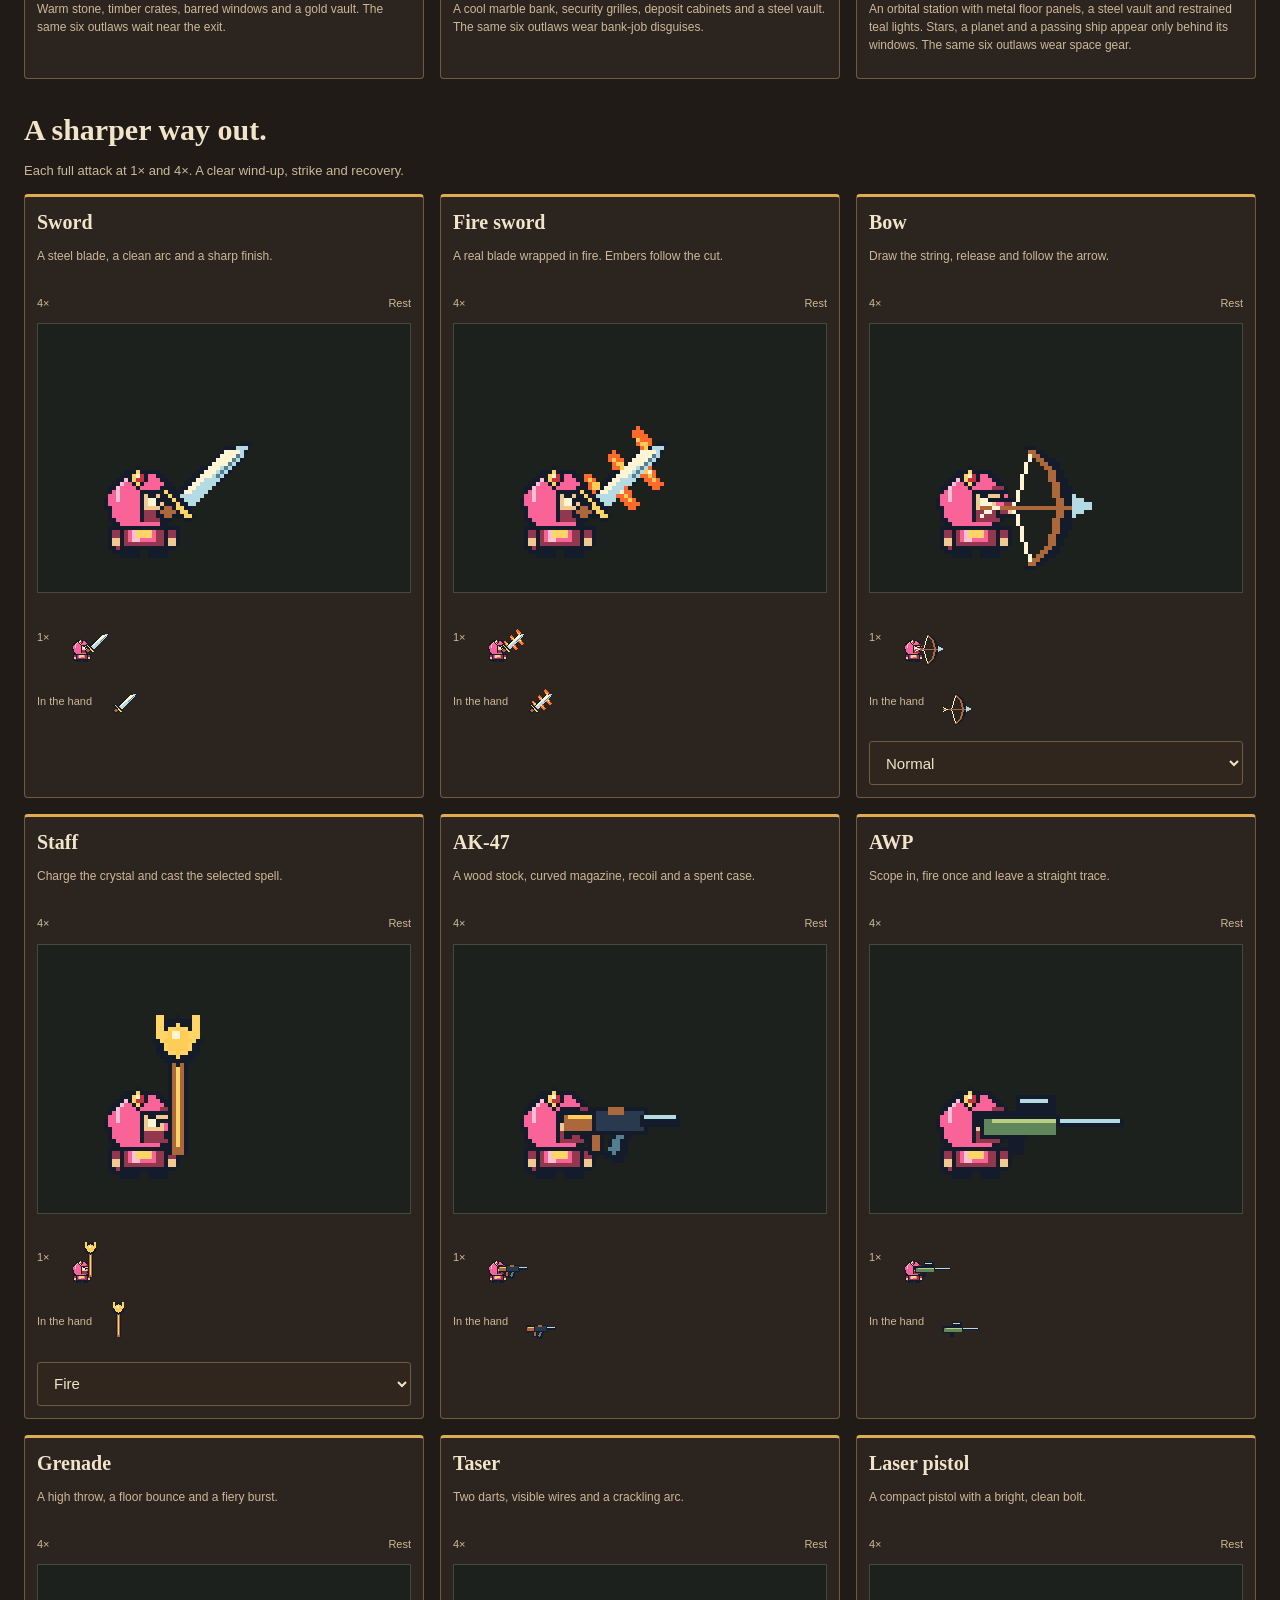
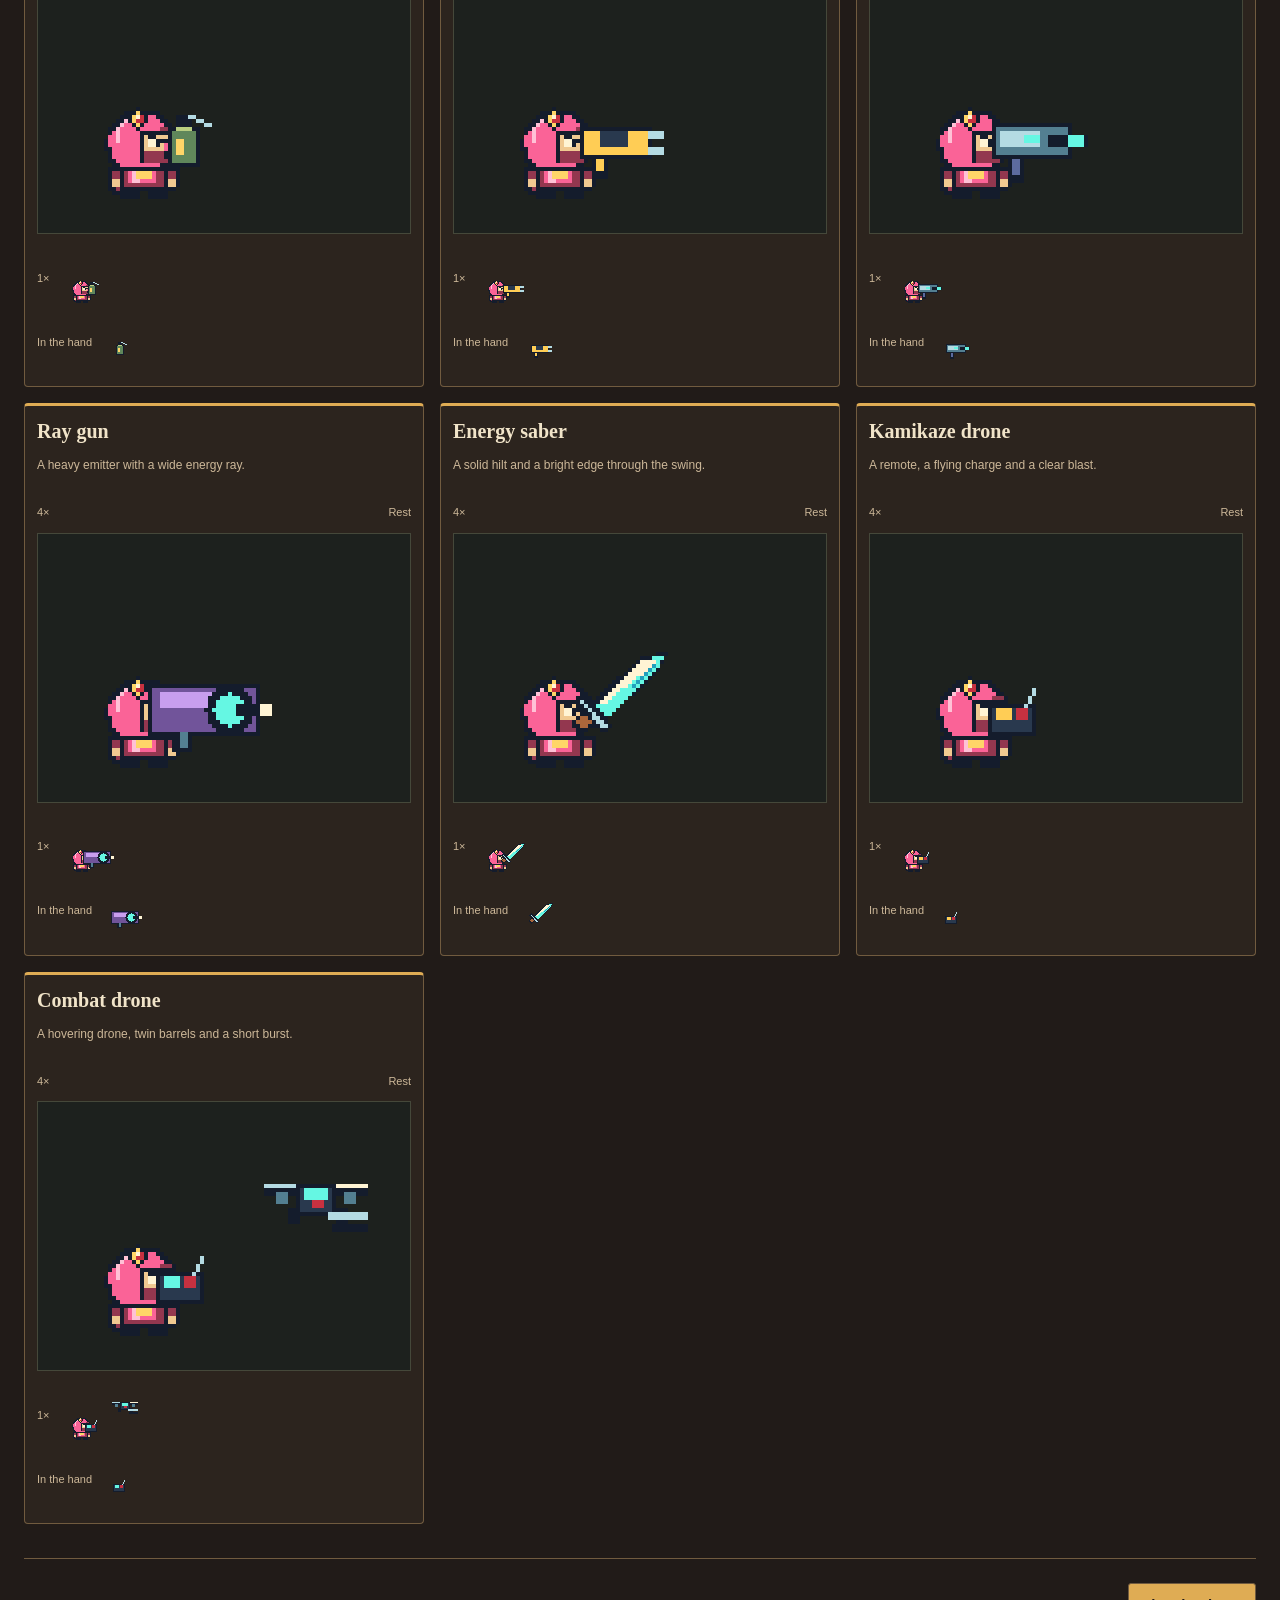
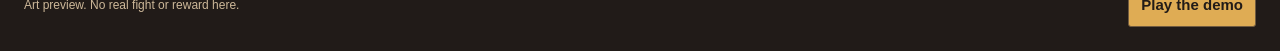
<file: assets/propostas/arte-v4/galeria.html>
<!doctype html>
<html lang="en"><head><meta charset="utf-8"><meta name="viewport" content="width=device-width,initial-scale=1"><title>OUTLAWS | Same crew. New heat.</title><link rel="stylesheet" href="galeria.css"></head><body>
<header><a class="brand" href="../../../">OUTLAWS</a><nav aria-label="Language"><button data-lang="en" aria-pressed="true">EN</button><button data-lang="pt">PT</button><button data-lang="es">ES</button><button data-lang="fil">FIL</button></nav></header>
<main><section class="intro"><p class="eyebrow" data-word="eyebrow">THE SAME SIX OUTLAWS</p><h1 data-word="title">Same crew.<br>New heat.</h1><p data-word="intro">Familiar faces. Fresh disguises. Weapons that mean business.</p><a class="button" href="../../../jogar/?demo" data-word="demo">Play the demo</a><div class="controls"><label class="check"><input id="motion" type="checkbox" checked><span data-word="motion">Motion</span></label><label class="check"><input id="effects" type="checkbox" checked><span data-word="effects">Sparks and trails</span></label><label><span data-word="era">Outfit</span><select id="era"><option value="medieval" data-word="medieval">Medieval</option><option value="modern" data-word="modern">Modern</option><option value="future" data-word="future">Future</option></select></label><label><span data-word="rank">Rank</span><select id="rank"><option value="0">Common</option><option value="1">Uncommon</option><option value="2">Rare</option><option value="3">Epic</option><option value="4">Legendary</option><option value="5" selected>Mythic</option></select></label></div><p id="status" role="status" data-word="loading">Getting the crew together...</p><button id="retry" hidden data-word="retry">Try again</button></section>
<section><h2 data-word="crew">One crew. Three disguises.</h2><p class="muted" data-word="crewNote">The same face, color and signature in every era. Original pixels and a 4× close look.</p><div id="crew" class="crew-grid"></div></section>
<section><h2 data-world-word="title">Three eras. One heist.</h2><p class="muted" data-world-word="note">The same room, crew and props. Every floor, wall and vault belongs to its era.</p><div id="worlds" class="world-grid"></div></section>
<section><h2 data-word="weapons">A sharper way out.</h2><p class="muted" data-word="weaponNote">Each full attack at 1× and 4×. A clear wind-up, strike and recovery.</p><div id="weapons" class="weapon-grid"></div></section>
<footer><p data-word="footer">Art preview. No real fight or reward here.</p><a class="button" href="../../../jogar/?demo" data-word="demo">Play the demo</a></footer></main>
<script src="manifest.js"></script><script src="api.js"></script><script src="galeria.js"></script></body></html>
</file>
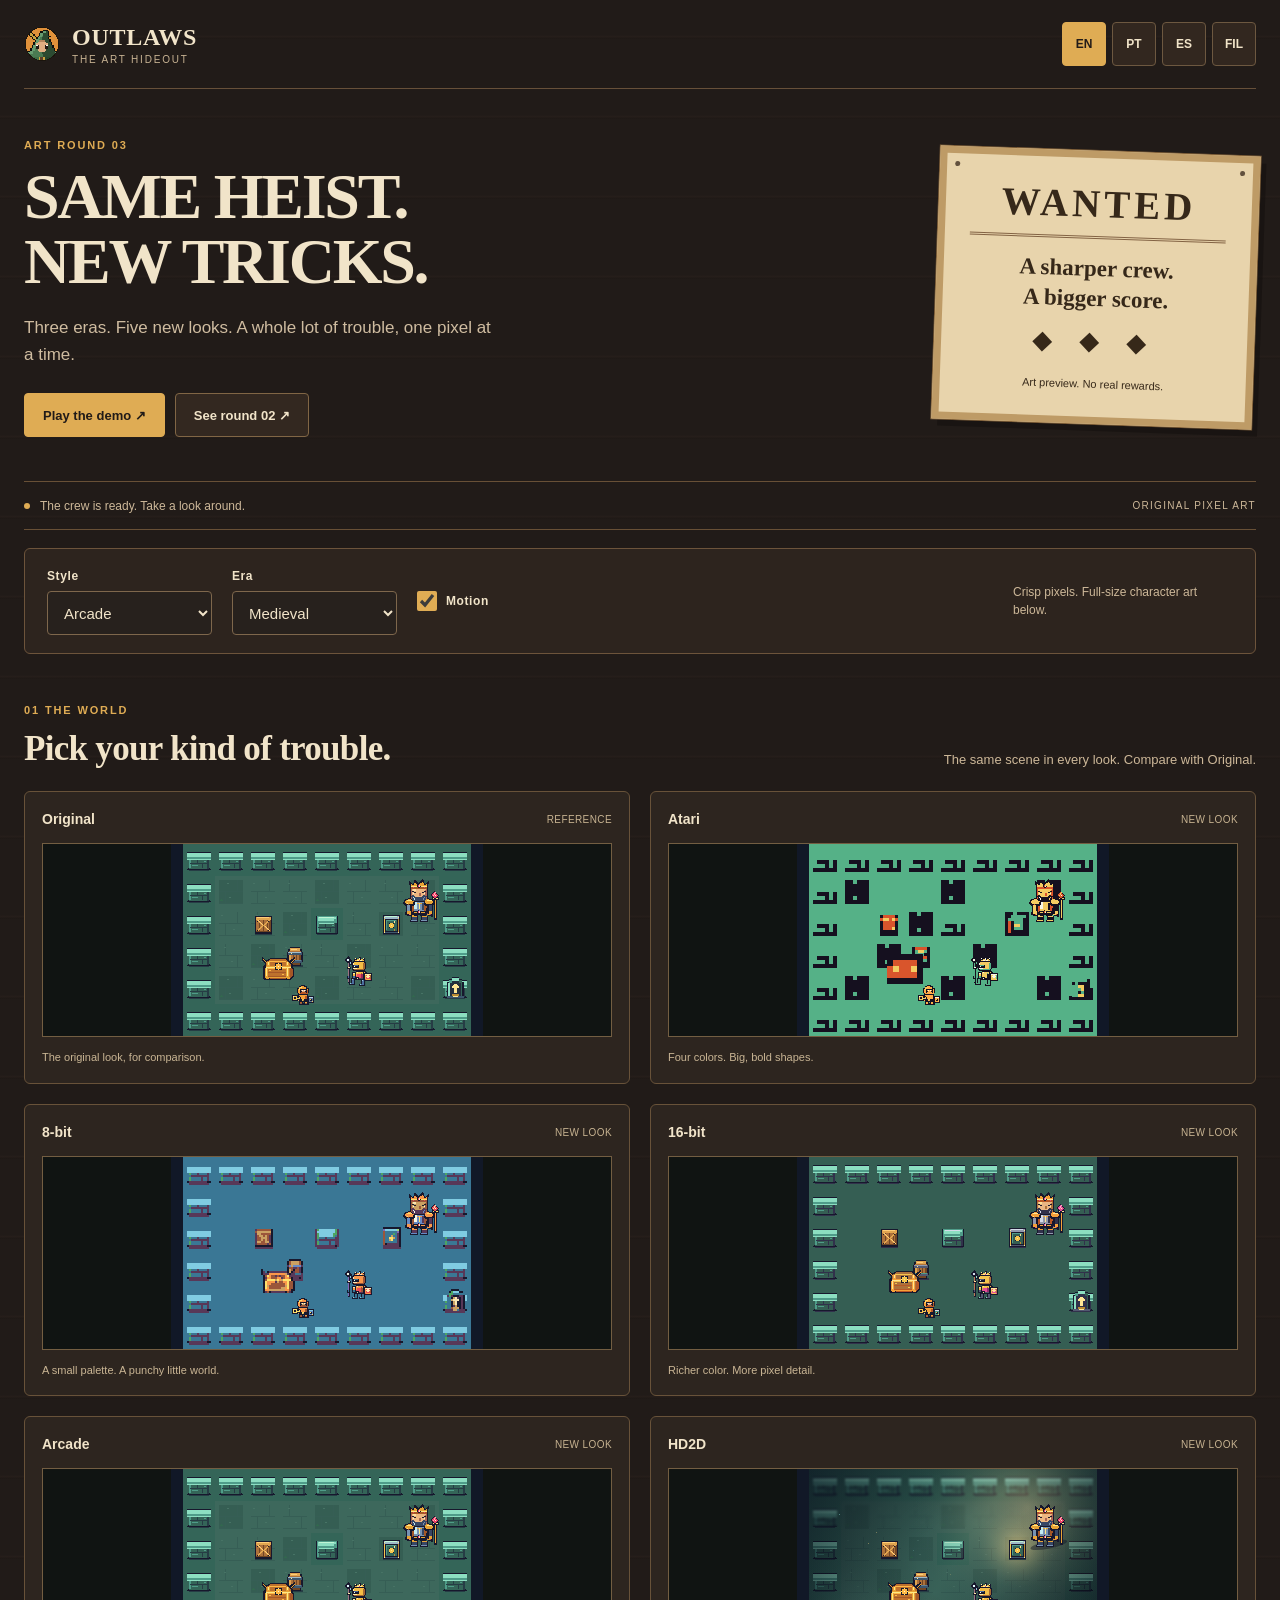
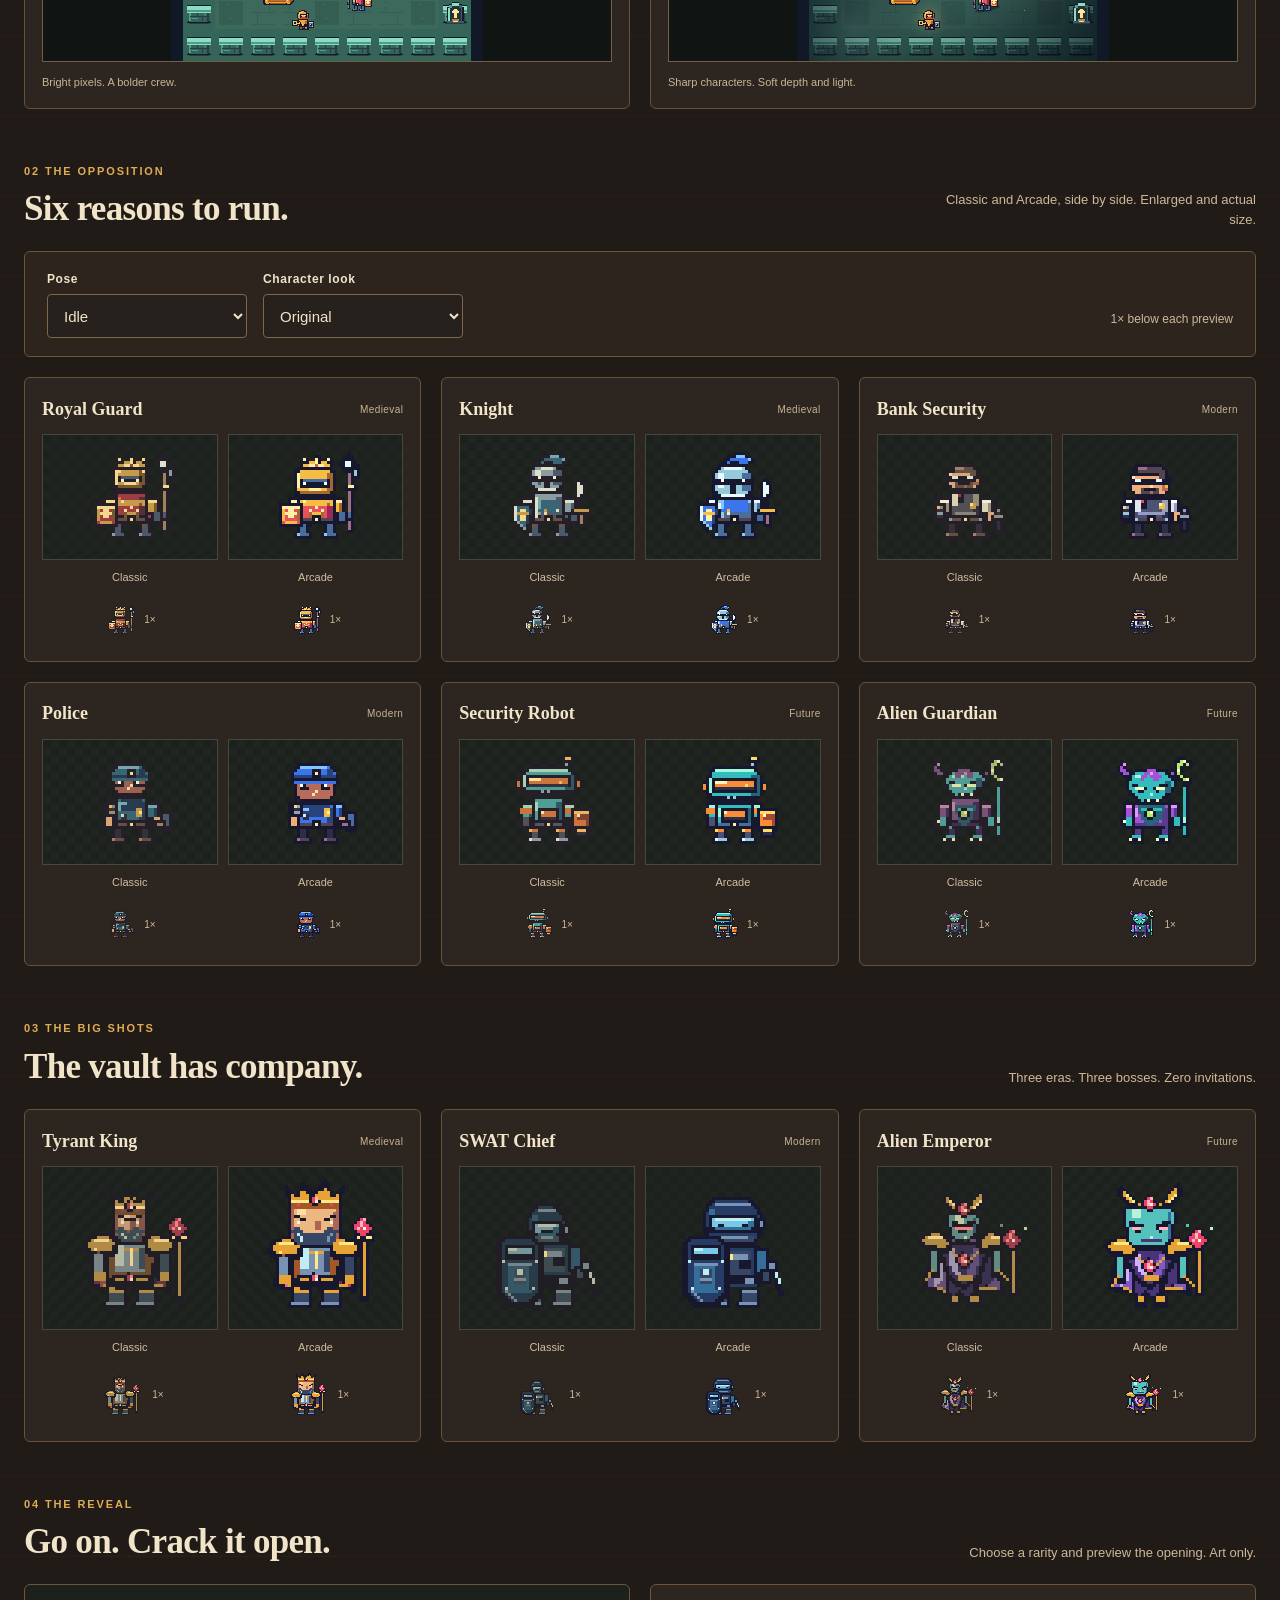
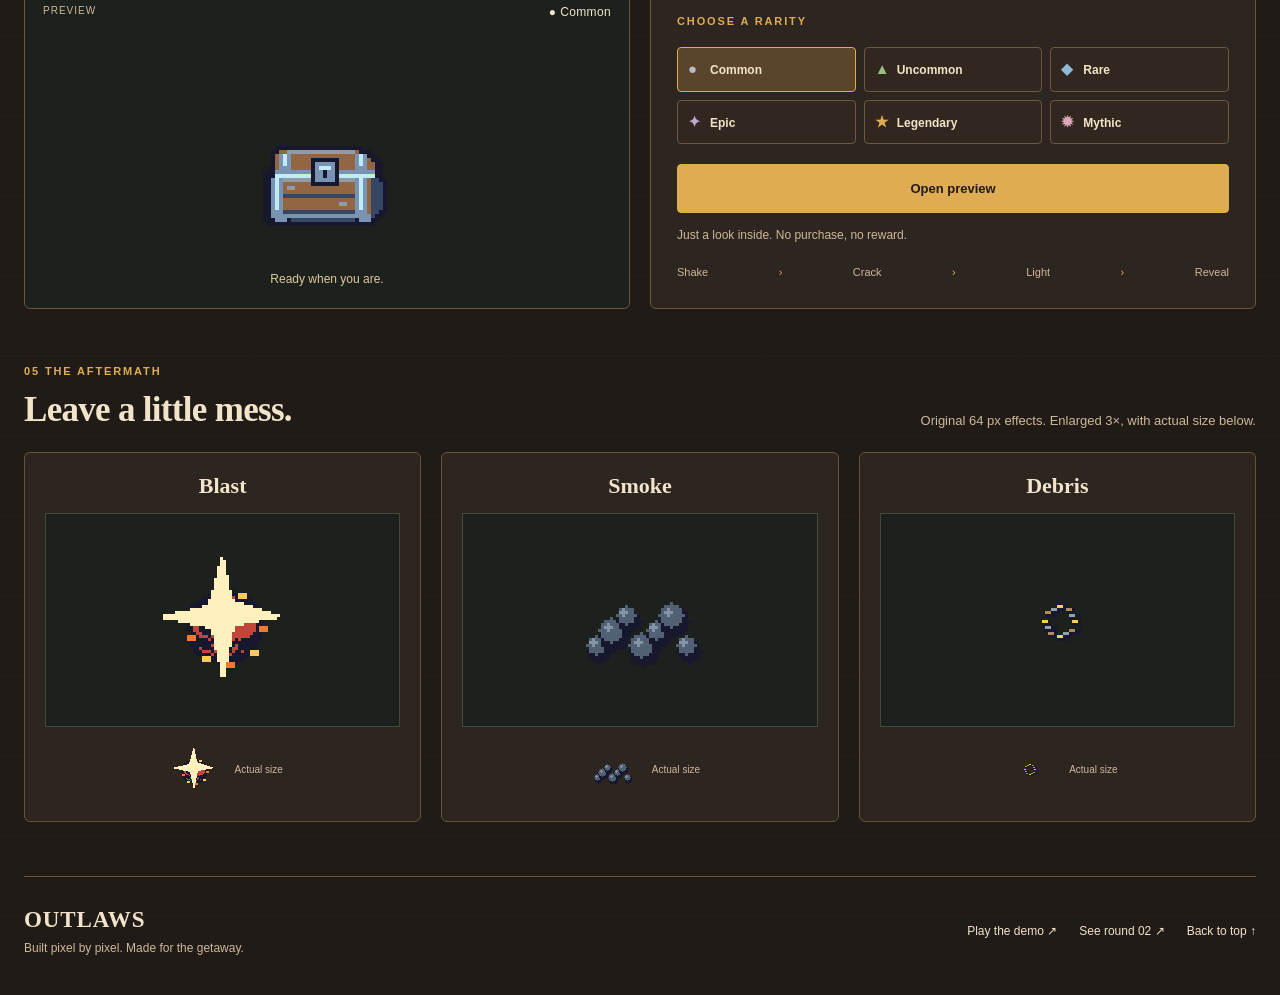
<file: assets/propostas/era-art/galeria.html>
<!doctype html>
<html lang="en">
<head><meta charset="utf-8"><meta name="viewport" content="width=device-width,initial-scale=1"><meta name="theme-color" content="#211b18"><title>OUTLAWS | The art hideout</title><link rel="stylesheet" href="galeria.css"><link rel="stylesheet" href="graphics.css"></head>
<body class="outlaws-art-gallery">
<header class="topbar"><a class="brand" href="../../../"><img src="../../crest.png" width="36" height="36" alt=""><span>OUTLAWS<small data-t="hideout">THE ART HIDEOUT</small></span></a><nav class="languages" aria-label="Language"><button data-lang="en" aria-pressed="true">EN</button><button data-lang="pt" aria-pressed="false">PT</button><button data-lang="es" aria-pressed="false">ES</button><button data-lang="fil" aria-pressed="false">FIL</button></nav></header>
<main>
<section class="intro"><div><p class="eyebrow" data-t="round">ART ROUND 03</p><h1 data-t="title">Same heist.<br>New tricks.</h1><p class="lede" data-t="intro">Three eras. Five new looks. A whole lot of trouble, one pixel at a time.</p><div class="hero-links"><a class="button primary" href="../../../jogar/?demo" data-t="demo">Play the demo ↗</a><a class="button" href="../arcade/galeria.html" data-t="previous">See round 02 ↗</a></div></div><aside class="wanted"><span class="stamp" data-t="wanted">WANTED</span><p data-t="poster">A sharper crew.<br>A bigger score.</p><div class="poster-pixels" aria-hidden="true">◆ ◆ ◆</div><small data-t="artOnly">Art preview. No real rewards.</small></aside></section>
<div class="status-bar" role="status" aria-live="polite"><span class="status-dot" aria-hidden="true"></span><span id="status-text" data-t="loading">Getting the crew together…</span><button id="retry" hidden data-t="retry">Try again</button><span class="art-badge" data-t="badge">ORIGINAL PIXEL ART</span></div>
<section class="toolbox" aria-label="Art controls"><label><span data-t="style">Style</span><select id="style"><option value="arcade" data-t="arcade">Arcade</option><option value="classic" data-t="classic">Classic</option></select></label><label><span data-t="era">Era</span><select id="era"><option value="medieval" data-t="medieval">Medieval</option><option value="modern" data-t="modern">Modern</option><option value="future" data-t="future">Future</option></select></label><label class="motion-label"><input id="motion" type="checkbox" checked><span data-t="motion">Motion</span></label><p id="motion-note" data-t="pixels">Crisp pixels. Full-size character art below.</p></section>
<section id="worlds"><div class="section-heading"><div><p class="eyebrow">01 <span data-t="worldLabel">THE WORLD</span></p><h2 data-t="worldTitle">Pick your kind of trouble.</h2></div><p data-t="worldNote">The same scene in every look. Compare with Original.</p></div><div id="scene-grid" class="scene-grid"></div></section>
<section id="crew-section"><div class="section-heading"><div><p class="eyebrow">02 <span data-t="crewLabel">THE OPPOSITION</span></p><h2 data-t="crewTitle">Six reasons to run.</h2></div><p data-t="crewNote">Classic and Arcade, side by side. Enlarged and actual size.</p></div><div class="pose-bar"><label><span data-t="pose">Pose</span><select id="pose"><option value="idle" data-t="idle">Idle</option><option value="walk-down" data-t="walkDown">Walk down</option><option value="walk-left" data-t="walkLeft">Walk left</option><option value="walk-right" data-t="walkRight">Walk right</option><option value="walk-up" data-t="walkUp">Walk up</option><option value="attack" data-t="attack">Attack</option><option value="hit" data-t="hit">Hit</option><option value="fall" data-t="fall">Fall</option></select></label><label><span data-t="actorLook">Character look</span><select id="actor-graphics"><option value="original" data-t="original">Original</option><option value="atari">Atari</option><option value="8bit">8-bit</option><option value="16bit">16-bit</option><option value="arcade" data-t="arcade">Arcade</option><option value="hd2d">HD2D</option></select></label><span class="measure" data-t="nativeNote">1× below each preview</span></div><div id="enemy-grid" class="actor-grid"></div></section>
<section id="boss-section"><div class="section-heading"><div><p class="eyebrow">03 <span data-t="bossLabel">THE BIG SHOTS</span></p><h2 data-t="bossTitle">The vault has company.</h2></div><p data-t="bossNote">Three eras. Three bosses. Zero invitations.</p></div><div id="boss-grid" class="actor-grid boss-grid"></div></section>
<section id="loot-section"><div class="section-heading"><div><p class="eyebrow">04 <span data-t="lootLabel">THE REVEAL</span></p><h2 data-t="lootTitle">Go on. Crack it open.</h2></div><p data-t="lootNote">Choose a rarity and preview the opening. Art only.</p></div><div class="loot-layout"><div class="loot-stage"><div class="stage-top"><span data-t="preview">PREVIEW</span><span id="loot-rank"></span></div><canvas id="loot-canvas" width="288" height="240" role="img"></canvas><p id="loot-status" aria-live="polite"></p></div><div class="loot-controls"><p class="eyebrow" data-t="chooseRarity">CHOOSE A RARITY</p><div id="rarity-controls" class="rarity-grid"></div><button id="open-loot" class="button primary" disabled data-t="openLoot">Open preview</button><p class="quiet" data-t="noReward">Just a look inside. No purchase, no reward.</p><div class="reveal-steps"><span data-t="shake">Shake</span><span aria-hidden="true">›</span><span data-t="crack">Crack</span><span aria-hidden="true">›</span><span data-t="light">Light</span><span aria-hidden="true">›</span><span data-t="reveal">Reveal</span></div></div></div></section>
<section id="effect-section"><div class="section-heading"><div><p class="eyebrow">05 <span data-t="impactLabel">THE AFTERMATH</span></p><h2 data-t="impactTitle">Leave a little mess.</h2></div><p data-t="impactNote">Original 64 px effects. Enlarged 3×, with actual size below.</p></div><div id="effect-grid" class="effect-grid"></div></section>
<footer><div class="footer-mark">OUTLAWS<span data-t="footer">Built pixel by pixel. Made for the getaway.</span></div><div><a href="../../../jogar/?demo" data-t="demo">Play the demo ↗</a><a href="../arcade/galeria.html" data-t="previous">See round 02 ↗</a><a href="#" data-t="top">Back to top ↑</a></div></footer>
</main>
<script src="../../../jogar/js/lib.js"></script><script src="manifest.js"></script><script src="graphics-pixels.js"></script><script src="../../../jogar/js/arte-epocas.js"></script><script src="galeria.js"></script>
</body></html>
</file>
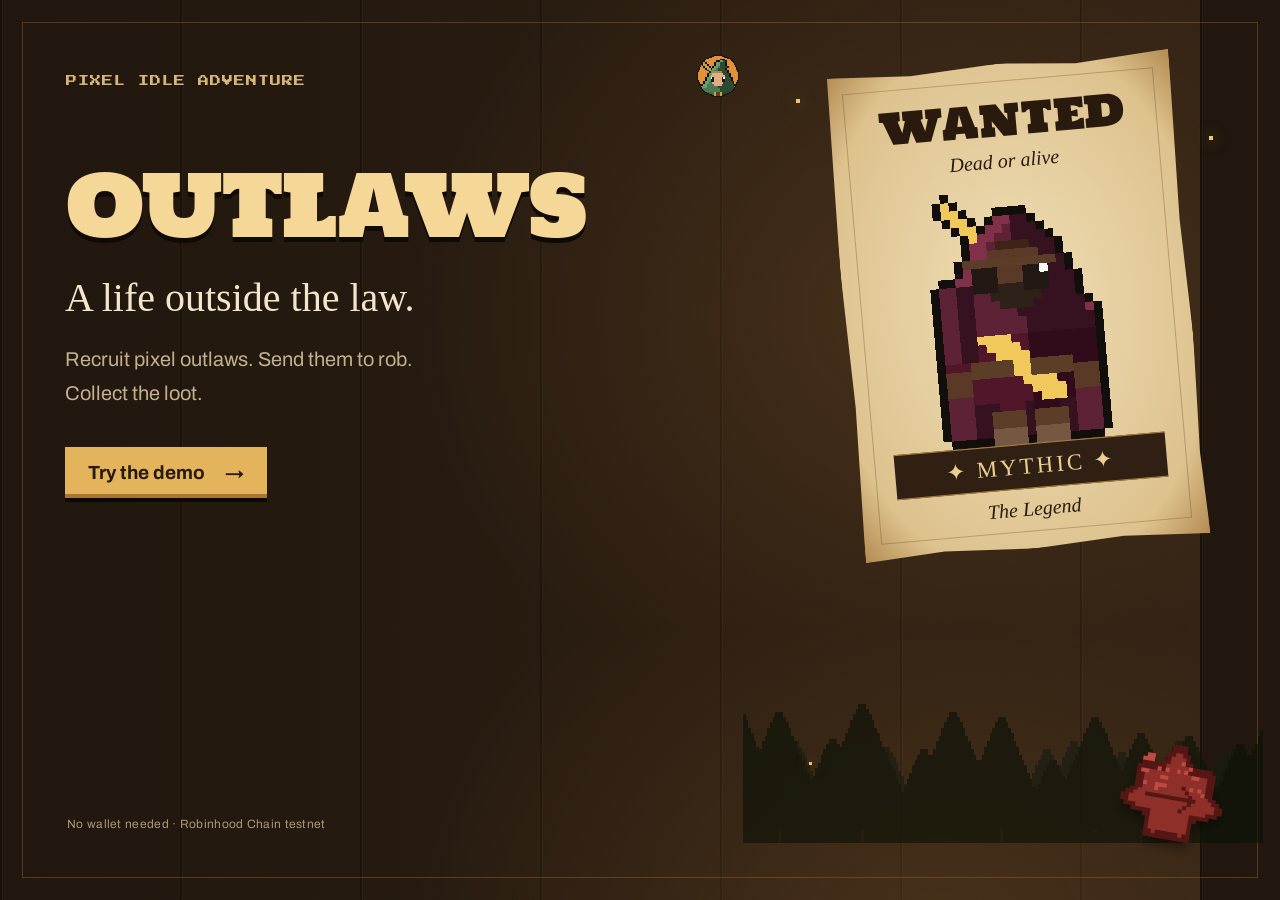
<file: assets/propostas/site/og-card.html>
<!doctype html>
<html lang="en">
<head>
<meta charset="utf-8">
<meta name="viewport" content="width=1200, initial-scale=1">
<title>OUTLAWS social card proposal</title>
<link rel="stylesheet" href="https://fonts.googleapis.com/css2?family=Holtwood+One+SC&family=IM+Fell+English:ital@0;1&family=Archivo:wght@400;600;700&family=Press+Start+2P&display=swap">
<style>
*{box-sizing:border-box}html,body{margin:0;width:1200px;height:630px;overflow:hidden}body{background:#23190f;color:#f5d797;font-family:Archivo,Arial,sans-serif;background-image:radial-gradient(ellipse 700px 600px at 78% 50%,#62422180,transparent 75%),repeating-linear-gradient(90deg,#0004 0 2px,#cfa4670b 2px 3px,transparent 3px 180px),linear-gradient(90deg,#21170e,#302114)}
img{image-rendering:pixelated}.frame{position:absolute;inset:22px;border:1px solid #89612e80}.top{position:absolute;left:66px;top:65px;font-family:'Press Start 2P',monospace;font-size:11px;letter-spacing:1px;color:#d6b779}.copy{position:absolute;left:65px;top:162px;width:615px}.copy h1{font-family:'Holtwood One SC',Georgia,serif;font-size:85px;font-weight:400;line-height:1;margin:0;text-shadow:0 5px #100a05;letter-spacing:-3px}.tag{font-family:'IM Fell English',Georgia,serif;font-size:40px;color:#f3e6cc;margin:27px 0 21px}.lede{font-size:20px;line-height:1.7;color:#c3b08e;max-width:470px}.cta{display:inline-flex;align-items:center;gap:20px;background:#e4b45d;color:#271a0c;font-weight:700;font-size:19px;box-shadow:inset 0 -4px #a97631,0 4px #0b0805;padding:15px 23px;margin-top:17px}.foot{position:absolute;bottom:57px;left:67px;font-size:12px;color:#ac9777;letter-spacing:.3px}.forest{position:absolute;bottom:57px;right:17px;width:520px;height:150px;object-fit:cover;opacity:.65}.paper{position:absolute;right:90px;top:63px;width:346px;height:486px;transform:rotate(-5deg);color:#2a1a0e;padding:34px 24px;text-align:center;background:radial-gradient(ellipse at center,#f0dfb7,#ddc28e 80%,#b38b53);box-shadow:15px 20px 0 #0c090740,0 20px 35px #0006;clip-path:polygon(1% 0,25% 1%,51% 0,73% 1.3%,100% 0,99% 35%,100% 59%,99% 83%,100% 100%,75% 99%,49% 100%,23% 99%,0 100%,1% 68%,0 40%)}.paper:after{content:'';position:absolute;inset:17px;border:1px solid #4f30144a}.wanted{font-family:'Holtwood One SC',Georgia,serif;font-size:43px;line-height:1}.alive{font-family:'IM Fell English',Georgia,serif;font-size:20px;font-style:italic;margin:9px 0 0}.outlaw{width:272px;height:272px;display:block;margin:0 auto;position:relative;z-index:2}.rank{background:#302014;color:#ebcf91;border-block:1px solid #ac7f3e;font-family:'IM Fell English',Georgia,serif;font-size:23px;letter-spacing:3px;padding:8px;margin:0 13px;position:relative;z-index:2}.name{font-family:'IM Fell English',Georgia,serif;font-style:italic;font-size:20px;margin-top:9px}.seal{position:absolute;right:52px;bottom:48px;width:111px;transform:rotate(10deg);filter:drop-shadow(0 7px 5px #0005)}.spark{position:absolute;width:4px;height:4px;background:#edc576;box-shadow:0 0 15px #eac36e88}.s1{right:67px;top:136px}.s2{right:480px;top:99px}.s3{right:468px;bottom:135px;width:3px;height:3px}.crest{position:absolute;top:54px;right:540px;width:44px;height:44px}
</style>
</head>
<body>
<div class="frame"></div><p class="top">PIXEL IDLE ADVENTURE</p><img class="crest" src="../../crest.png" alt="">
<div class="copy"><h1>OUTLAWS</h1><p class="tag">A life outside the law.</p><p class="lede">Recruit pixel outlaws. Send them to rob.<br>Collect the loot.</p><span class="cta">Try the demo <span>→</span></span></div>
<p class="foot">No wallet needed · Robinhood Chain testnet</p><img class="forest" src="../../treeline.png" alt="">
<div class="paper"><div class="wanted">WANTED</div><p class="alive">Dead or alive</p><img class="outlaw" src="../../rank-5.png" alt=""><div class="rank">✦ MYTHIC ✦</div><div class="name">The Legend</div></div>
<img class="seal" src="../../seal.png" alt=""><i class="spark s1"></i><i class="spark s2"></i><i class="spark s3"></i>
</body>
</html>
</file>
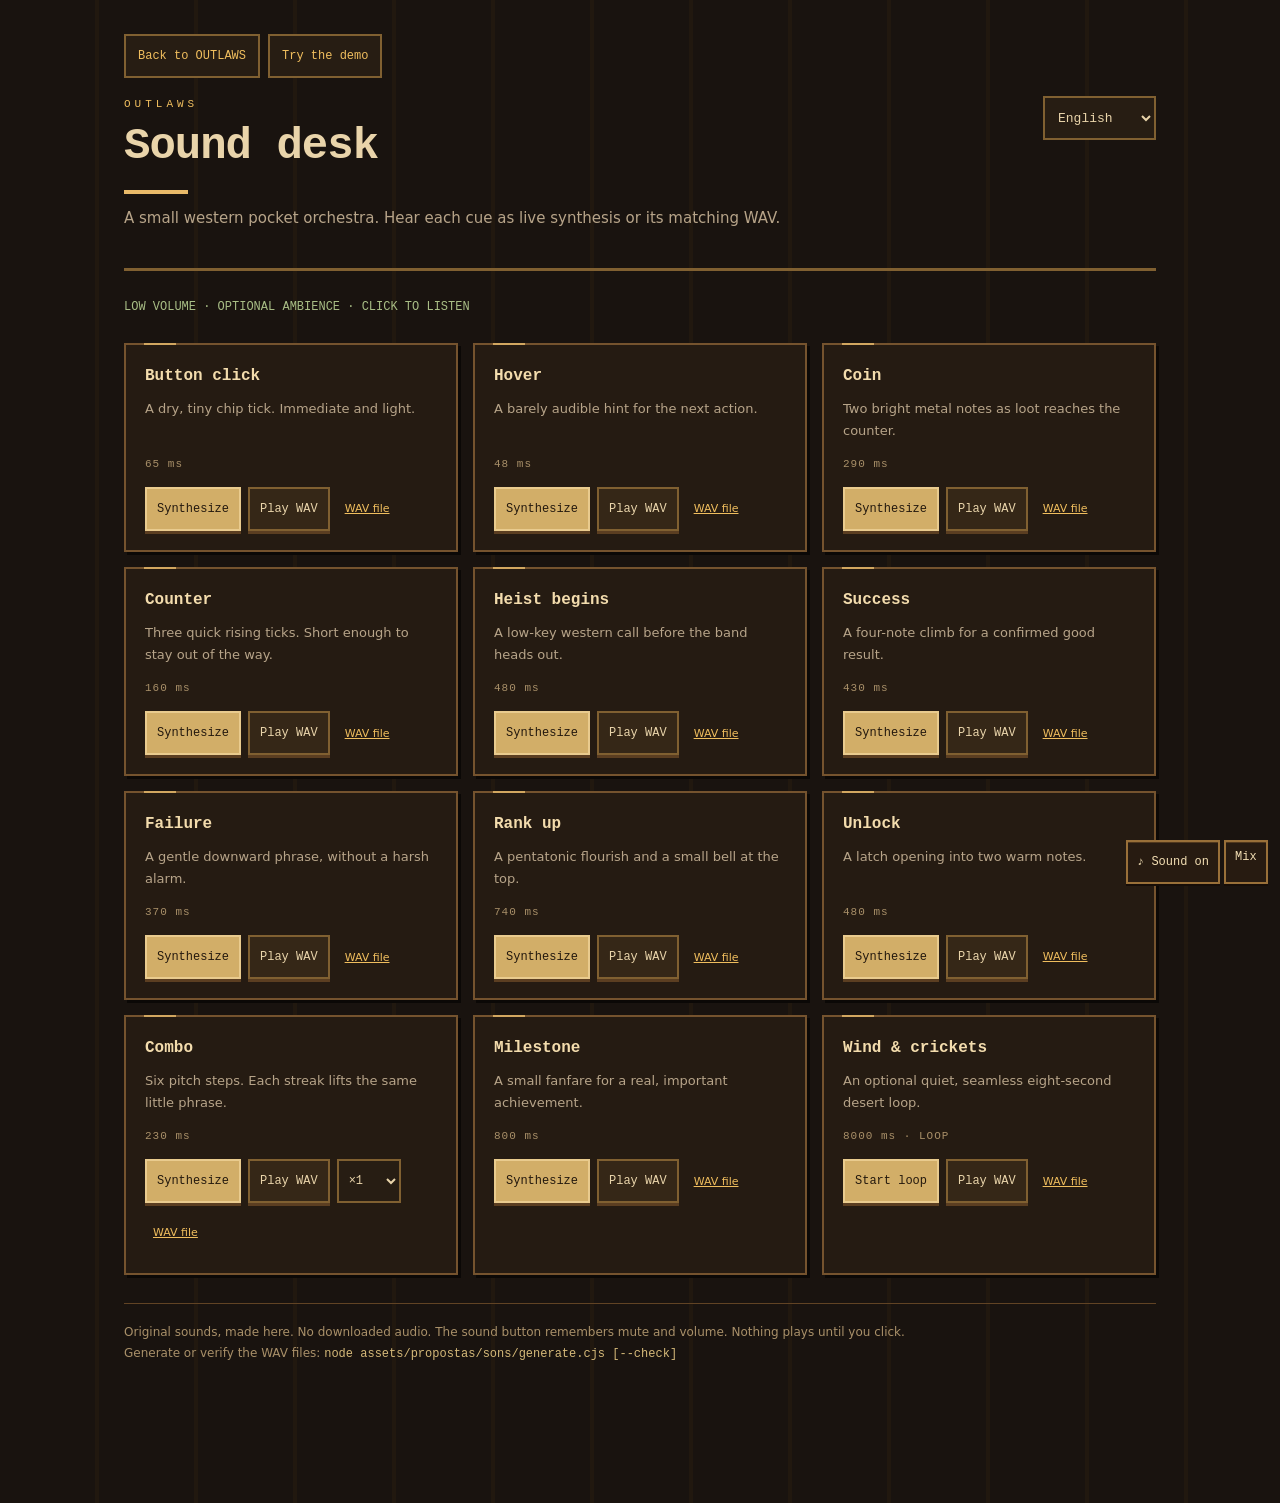
<file: assets/propostas/sons/ouvir.html>
<!doctype html>
<html lang="en">
<head>
  <meta charset="utf-8">
  <meta name="viewport" content="width=device-width,initial-scale=1">
  <meta http-equiv="Content-Security-Policy" content="default-src 'self'; script-src 'self'; style-src 'self' 'unsafe-inline'; media-src 'self'; connect-src 'none'; object-src 'none'; base-uri 'none'">
  <title>OUTLAWS · Sound desk</title>
  <style>
    *{box-sizing:border-box}html{color-scheme:dark}body{margin:0;background:#19130f;color:#e9d4aa;font:16px/1.55 ui-monospace,monospace;background-image:repeating-linear-gradient(90deg,transparent 0 95px,#21180f 95px 99px)}main{max-width:1080px;margin:auto;padding:34px 24px 140px}header{border-bottom:3px solid #806031;padding-bottom:25px;display:flex;justify-content:space-between;gap:24px;align-items:start}.brand{color:#f0be5e;font-size:11px;letter-spacing:4px}h1{margin:8px 0;font-size:clamp(26px,5vw,44px);letter-spacing:-1px;line-height:1.15}h1::after{content:'';display:block;width:64px;height:4px;background:#e9ba69;margin-top:18px}p{margin:12px 0;color:#b7a489;max-width:680px;font:15px/1.7 system-ui,sans-serif}a{color:#f0be5e}select{color:inherit;background:#271d13;border:2px solid #806031;padding:9px;font:inherit;font-size:13px}.bar{display:flex;justify-content:space-between;gap:12px;align-items:center;margin:22px 0;min-height:28px}.badge{color:#a9be86;font:12px/1.4 ui-monospace,monospace}.status{font:13px/1.4 system-ui,sans-serif;color:#d5b979}.grid{display:grid;grid-template-columns:repeat(3,minmax(0,1fr));gap:15px}.card{background:#251b12;border:2px solid #75532e;box-shadow:3px 3px 0 #0b0806;padding:19px;position:relative}.card::before{content:'';position:absolute;top:-2px;left:18px;width:32px;height:2px;background:#d2a760}.card h2{font-size:16px;color:#f3dcad;margin:0 0 9px}.card p{font-size:13px;min-height:44px;margin:0 0 14px}.card small{color:#a99069;display:block;font-size:11px;letter-spacing:1px;margin-bottom:14px}.actions{display:flex;gap:7px;flex-wrap:wrap}.actions button{font:12px ui-monospace,monospace;background:#d2ae68;color:#24190e;border:2px solid #e9cb8e;box-shadow:0 3px 0 #5b3e21;padding:9px 10px;cursor:pointer;min-height:44px;min-width:44px}.actions button.wav{background:#352717;color:#e9d4aa;border-color:#806031}.actions button:active{transform:translateY(2px);box-shadow:none}.actions a{align-self:center;font:11px/1.4 system-ui,sans-serif;text-decoration:underline}.actions select{font-size:12px;padding:6px;width:64px}button:focus-visible,select:focus-visible,a:focus-visible{outline:2px solid #f5d38a;outline-offset:4px}footer{margin-top:28px;padding-top:18px;border-top:1px solid #614324;color:#a99069;font:12px/1.7 system-ui,sans-serif}footer code{color:#d5b979}@media(max-width:800px){.grid{grid-template-columns:repeat(2,minmax(0,1fr))}}@media(max-width:540px){main{padding:24px 14px 140px}header{gap:12px}.grid{grid-template-columns:1fr}.bar{align-items:start;flex-direction:column}.card p{min-height:0}.card{padding:17px}header select{max-width:90px}}
  </style>
<style>
.desk-nav{display:flex;flex-wrap:wrap;gap:8px;margin:0 0 18px}.desk-nav a{display:inline-flex;align-items:center;justify-content:center;min-height:44px;min-width:44px;padding:10px 12px;border:2px solid #806031;background:#271d13;color:#f0be5e;font:12px/1.4 ui-monospace,monospace;text-decoration:none}main button,main select,main input[type=range],.actions a,.actions button{min-height:44px;min-width:44px}.actions a{display:inline-flex;align-items:center;padding:8px}.outlaws-sfx button,.outlaws-sfx summary,.outlaws-sfx-panel label,.outlaws-sfx input[type=range]{min-height:44px!important}.outlaws-sfx button,.outlaws-sfx summary{min-width:44px!important}
</style>
</head>
<body>
<main data-sfx="off">
  <nav class="desk-nav" aria-label="Preview navigation"><a href="../../../" data-nav="back">Back to OUTLAWS</a><a href="../../../jogar/?demo" data-nav="demo">Try the demo</a></nav>
  <header>
    <div><div class="brand">OUTLAWS</div><h1 data-text="title">Sound desk</h1><p data-text="intro">A small western pocket orchestra. Hear each cue as live synthesis or its matching WAV.</p></div>
    <label><select id="review-language" aria-label="Language"><option value="en">English</option><option value="pt">Português</option><option value="es">Español</option><option value="fil">Filipino</option></select></label>
  </header>
  <div class="bar"><span class="badge" data-text="quiet">LOW VOLUME · OPTIONAL AMBIENCE · CLICK TO LISTEN</span><span class="status" role="status" aria-live="polite" id="review-status"></span></div>
  <section class="grid" id="sound-grid" aria-label="Sound previews"></section>
  <footer><span data-text="footer">Original sounds, made here. No downloaded audio. The sound button remembers mute and volume. Nothing plays until you click.</span><br><span data-text="recipe">Generate or verify the WAV files:</span> <code>node assets/propostas/sons/generate.cjs [--check]</code></footer>
</main>
<script src="../../../jogar/js/i18n.js"></script>
<script src="../../../jogar/js/sfx.js"></script>
<script src="review.js"></script>
</body>
</html>
</file>
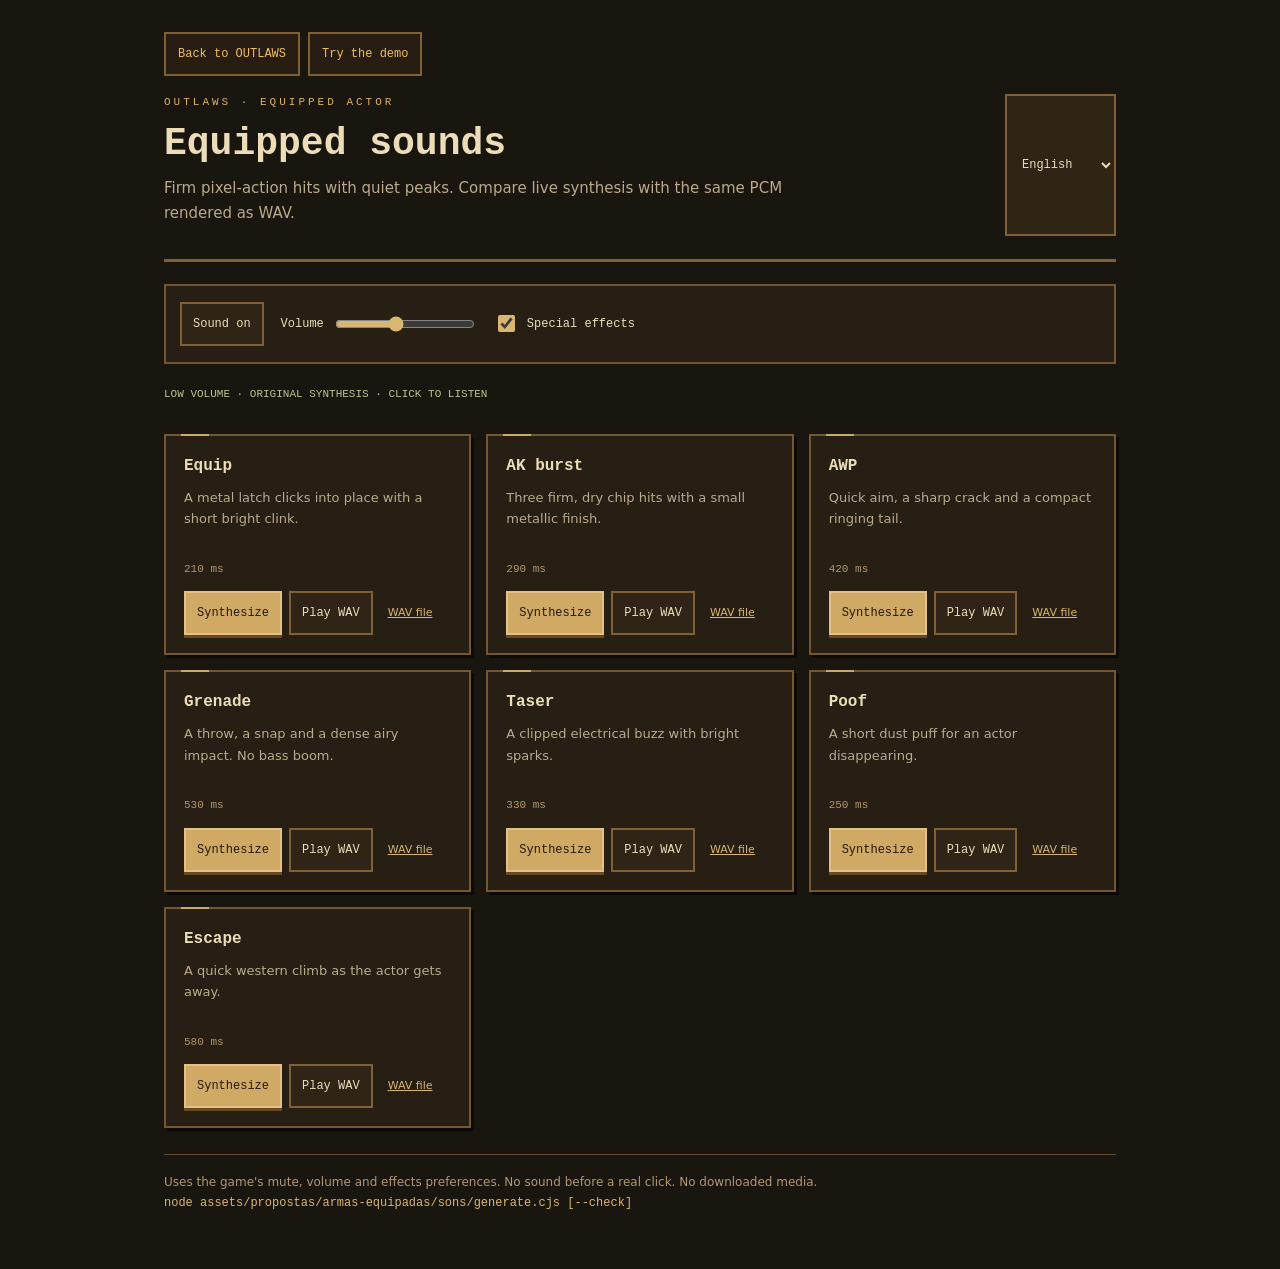
<file: assets/propostas/armas-equipadas/sons/ouvir.html>
<!doctype html>
<html lang="en">
<head>
<meta charset="utf-8"><meta name="viewport" content="width=device-width,initial-scale=1">
<meta http-equiv="Content-Security-Policy" content="default-src 'self'; script-src 'self'; style-src 'self' 'unsafe-inline'; media-src 'self'; connect-src 'none'; object-src 'none'; base-uri 'none'">
<title>OUTLAWS · Equipped sounds</title>
<style>
*{box-sizing:border-box}html{color-scheme:dark}body{margin:0;background:#19150f;color:#ecdcb8;font:15px/1.5 ui-monospace,monospace}main{max-width:1000px;margin:auto;padding:32px 24px 56px}header{display:flex;gap:20px;justify-content:space-between;border-bottom:3px solid #806037;padding-bottom:23px}.brand{font-size:11px;letter-spacing:3px;color:#deb369}h1{font-size:clamp(24px,4.7vw,38px);margin:10px 0;line-height:1.2}p{font:15px/1.65 system-ui,sans-serif;color:#bbaa8b;margin:10px 0;max-width:660px}.controls{display:flex;gap:17px;flex-wrap:wrap;align-items:center;padding:14px;margin:22px 0;background:#281f14;border:2px solid #755633}.controls label{display:flex;gap:9px;align-items:center;font-size:12px}button,select{border:2px solid #806037;color:inherit;background:#302417;font:12px ui-monospace,monospace;padding:9px 11px;cursor:pointer;min-height:37px}input{accent-color:#d9b671}input[type=range]{width:140px}input[type=checkbox]{min-width:17px;min-height:17px}.bar{display:flex;justify-content:space-between;gap:16px;min-height:33px;margin-bottom:15px;font-size:11px;color:#b9c592}.status{color:#dfbb73;font:13px/1.4 system-ui,sans-serif}.grid{display:grid;grid-template-columns:repeat(3,minmax(0,1fr));gap:15px}.card{border:2px solid #755633;background:#281f14;padding:18px;box-shadow:3px 3px 0 #0c0906;position:relative}.card::before{content:'';position:absolute;top:-2px;left:15px;width:28px;height:2px;background:#cbaa68}.card h2{font-size:16px;margin:0 0 9px}.card p{font-size:13px;min-height:62px;margin:0 0 12px}.card small{display:block;color:#b2976e;font-size:11px;margin-bottom:14px}.actions{display:flex;gap:7px;flex-wrap:wrap}.actions button:first-child{background:#d0aa64;border-color:#e2c087;color:#24190d;box-shadow:0 3px 0 #6a4823}.actions button:active{transform:translateY(2px)}a{color:#d7b575}.actions a{font:11px/1.4 system-ui,sans-serif;align-self:center}button:focus-visible,input:focus-visible,select:focus-visible,a:focus-visible{outline:2px solid #f0ca7f;outline-offset:4px}footer{border-top:1px solid #63472a;margin-top:26px;padding-top:17px;color:#b39873;font:12px/1.7 system-ui,sans-serif}footer code{color:#d8b875}.outlaws-sfx{display:none!important}@media(max-width:780px){.grid{grid-template-columns:repeat(2,minmax(0,1fr))}}@media(max-width:520px){main{padding:24px 14px 45px}.grid{grid-template-columns:1fr}.card p{min-height:0}header{gap:12px}header select{max-width:94px}.bar{flex-direction:column;gap:9px}}
</style>
<style>
.desk-nav{display:flex;flex-wrap:wrap;gap:8px;margin:0 0 18px}.desk-nav a{display:inline-flex;align-items:center;justify-content:center;min-height:44px;min-width:44px;padding:10px 12px;border:2px solid #806037;background:#271d13;color:#f0be5e;font:12px/1.4 ui-monospace,monospace;text-decoration:none}main button,main select,main input[type=range],.controls label,.actions a{min-height:44px;min-width:44px}.actions a{display:inline-flex;align-items:center;padding:8px}
</style>
</head>
<body><main data-sfx="off">
<nav class="desk-nav" aria-label="Preview navigation"><a href="../../../../" data-nav="back">Back to OUTLAWS</a><a href="../../../../jogar/?demo" data-nav="demo">Try the demo</a></nav>
<header><div><div class="brand">OUTLAWS · EQUIPPED ACTOR</div><h1 data-word="title">Equipped sounds</h1><p data-word="intro">Firm pixel-action hits with quiet peaks. Compare live synthesis with the same PCM rendered as WAV.</p></div><select id="equipped-language" aria-label="Language"><option value="en">English</option><option value="pt">Português</option><option value="es">Español</option><option value="fil">Filipino</option></select></header>
<div class="controls"><button id="equipped-mute" type="button" aria-pressed="false">Sound on</button><label><span data-word="volume">Volume</span><input id="equipped-volume" type="range" min="0" max="0.65" step="0.01" value="0.28"></label><label><input id="equipped-effects" type="checkbox" checked><span data-word="effects">Special effects</span></label></div>
<div class="bar"><span data-word="quiet">LOW VOLUME · ORIGINAL SYNTHESIS · CLICK TO LISTEN</span><span class="status" id="equipped-status" role="status" aria-live="polite"></span></div>
<section class="grid" id="equipped-grid" aria-label="Equipped sound previews"></section>
<footer><span data-word="footer">Uses the game's mute, volume and effects preferences. No sound before a real click. No downloaded media.</span><br><code>node assets/propostas/armas-equipadas/sons/generate.cjs [--check]</code></footer>
</main>
<script src="../../../../jogar/js/i18n.js"></script>
<script src="../../../../jogar/js/sfx.js"></script>
<script src="../../../../jogar/js/equipped-sfx.js"></script>
<script src="review.js"></script>
</body></html>
</file>
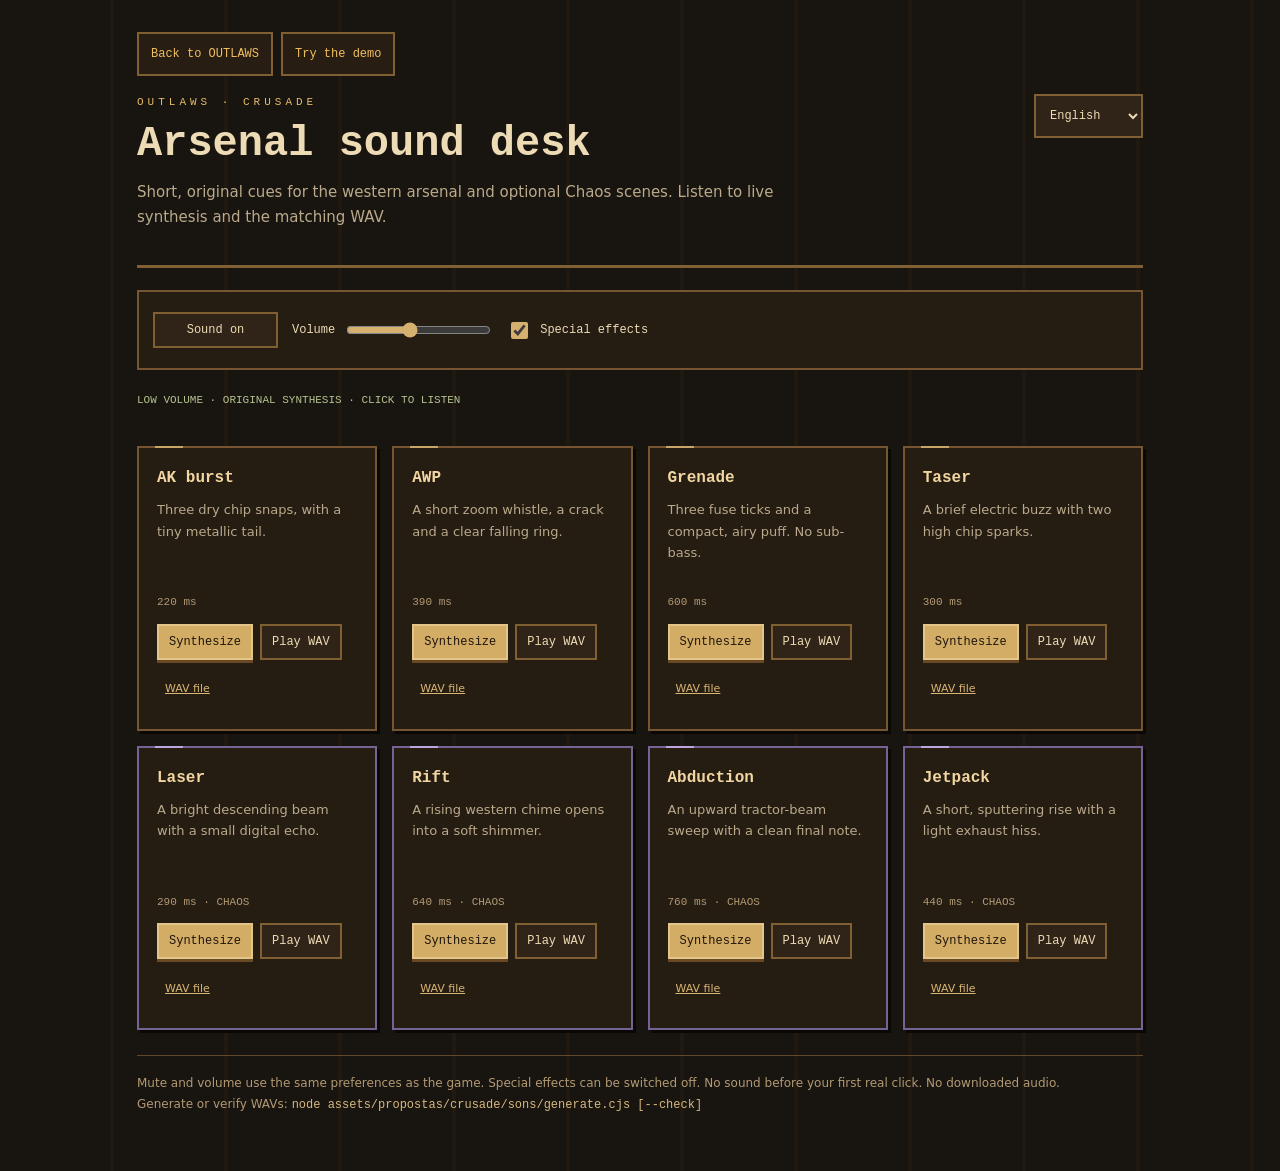
<file: assets/propostas/crusade/sons/ouvir.html>
<!doctype html>
<html lang="en">
<head>
  <meta charset="utf-8"><meta name="viewport" content="width=device-width,initial-scale=1">
  <meta http-equiv="Content-Security-Policy" content="default-src 'self'; script-src 'self'; style-src 'self' 'unsafe-inline'; media-src 'self'; connect-src 'none'; object-src 'none'; base-uri 'none'">
  <title>OUTLAWS · Arsenal sound desk</title>
  <style>
    *{box-sizing:border-box}html{color-scheme:dark}body{margin:0;background:#18140f;color:#eddbb5;font:15px/1.5 ui-monospace,monospace;background-image:repeating-linear-gradient(90deg,transparent 0 110px,#211910 110px 114px)}main{max-width:1050px;margin:auto;padding:32px 22px 56px}header{border-bottom:3px solid #806033;padding-bottom:24px;display:flex;gap:22px;justify-content:space-between;align-items:start}.brand{font-size:11px;letter-spacing:4px;color:#e8bc68}h1{margin:9px 0;font-size:clamp(25px,5vw,42px);line-height:1.15}p{font:15px/1.65 system-ui,sans-serif;color:#baaa8b;max-width:680px;margin:12px 0}.controls{display:flex;flex-wrap:wrap;align-items:center;gap:14px;margin:22px 0;padding:14px;background:#251c12;border:2px solid #755532}.controls label{display:flex;align-items:center;gap:9px;font-size:12px}.controls input[type=range]{accent-color:#d5b06f;width:145px}.controls input[type=checkbox]{accent-color:#d5b06f;min-width:17px;min-height:17px}.controls button,select,.actions button{font:12px ui-monospace,monospace;color:inherit;background:#302317;border:2px solid #806033;padding:8px 10px;min-height:36px;cursor:pointer}.controls button{min-width:125px}button:focus-visible,input:focus-visible,select:focus-visible,a:focus-visible{outline:2px solid #f1ca77;outline-offset:4px}a{color:#d9b675}.bar{margin-bottom:18px;min-height:36px;display:flex;justify-content:space-between;gap:15px;font-size:11px;align-items:start}.badge{color:#b6c390}.status{color:#ebc87f;font:13px/1.5 system-ui,sans-serif}.grid{display:grid;grid-template-columns:repeat(4,minmax(0,1fr));gap:15px}.card{border:2px solid #755532;background:#251c12;box-shadow:3px 3px 0 #0a0805;padding:18px;position:relative}.card::before{content:'';position:absolute;top:-2px;left:16px;width:28px;height:2px;background:#c8a566}.card h2{font-size:16px;margin:0 0 9px;color:#f2d6a2}.card p{font-size:13px;min-height:85px;margin:0 0 10px}.card small{font-size:11px;display:block;color:#b39a74;margin-bottom:13px}.actions{display:flex;gap:7px;flex-wrap:wrap}.actions button:first-child{background:#d3ad66;color:#21160c;border-color:#e3c589;box-shadow:0 3px 0 #684923}.actions button:active{transform:translateY(2px)}.actions a{font:11px/1.4 system-ui,sans-serif;align-self:center}.card[data-chaos]{border-color:#746496}.card[data-chaos]::before{background:#bea5df}footer{margin-top:25px;border-top:1px solid #61492c;padding-top:17px;font:12px/1.75 system-ui,sans-serif;color:#b39a74}footer code{color:#d6b87f}.outlaws-sfx{display:none!important}@media(max-width:920px){.grid{grid-template-columns:repeat(2,minmax(0,1fr))}.card p{min-height:44px}}@media(max-width:540px){main{padding:24px 14px 45px}.grid{grid-template-columns:1fr}.card p{min-height:0}.controls{gap:12px}header{gap:12px}header select{max-width:96px}.bar{flex-direction:column;gap:9px}}
  </style>
<style>
.desk-nav{display:flex;flex-wrap:wrap;gap:8px;margin:0 0 18px}.desk-nav a{display:inline-flex;align-items:center;justify-content:center;min-height:44px;min-width:44px;padding:10px 12px;border:2px solid #806033;background:#271d13;color:#f0be5e;font:12px/1.4 ui-monospace,monospace;text-decoration:none}main button,main select,main input[type=range],.controls label,.actions a{min-height:44px;min-width:44px}.actions a{display:inline-flex;align-items:center;padding:8px}
</style>
</head>
<body>
<main data-sfx="off">
  <nav class="desk-nav" aria-label="Preview navigation"><a href="../../../../" data-nav="back">Back to OUTLAWS</a><a href="../../../../jogar/?demo" data-nav="demo">Try the demo</a></nav>
  <header><div><div class="brand">OUTLAWS · CRUSADE</div><h1 data-text="title">Arsenal sound desk</h1><p data-text="intro">Short, original cues for the western arsenal and optional Chaos scenes. Listen to live synthesis and the matching WAV.</p></div><select id="arsenal-language" aria-label="Language"><option value="en">English</option><option value="pt">Português</option><option value="es">Español</option><option value="ph">Filipino</option></select></header>
  <div class="controls"><button type="button" id="arsenal-mute" aria-pressed="false">Sound on</button><label><span data-text="volume">Volume</span><input id="arsenal-volume" type="range" min="0" max="0.65" step="0.01" value="0.28"></label><label><input id="arsenal-effects" type="checkbox" checked><span data-text="effects">Special effects</span></label></div>
  <div class="bar"><span class="badge" data-text="quiet">LOW VOLUME · ORIGINAL SYNTHESIS · CLICK TO LISTEN</span><span class="status" id="arsenal-status" role="status" aria-live="polite"></span></div>
  <section class="grid" id="arsenal-grid" aria-label="Arsenal sound previews"></section>
  <footer><span data-text="footer">Mute and volume use the same preferences as the game. Special effects can be switched off. No sound before your first real click. No downloaded audio.</span><br><span data-text="generate">Generate or verify WAVs:</span> <code>node assets/propostas/crusade/sons/generate.cjs [--check]</code></footer>
</main>
<script src="../../../../jogar/js/i18n.js"></script>
<script src="../../../../jogar/js/sfx.js"></script>
<script src="../../../../jogar/js/arsenal-sfx.js"></script>
<script src="review.js"></script>
</body>
</html>
</file>
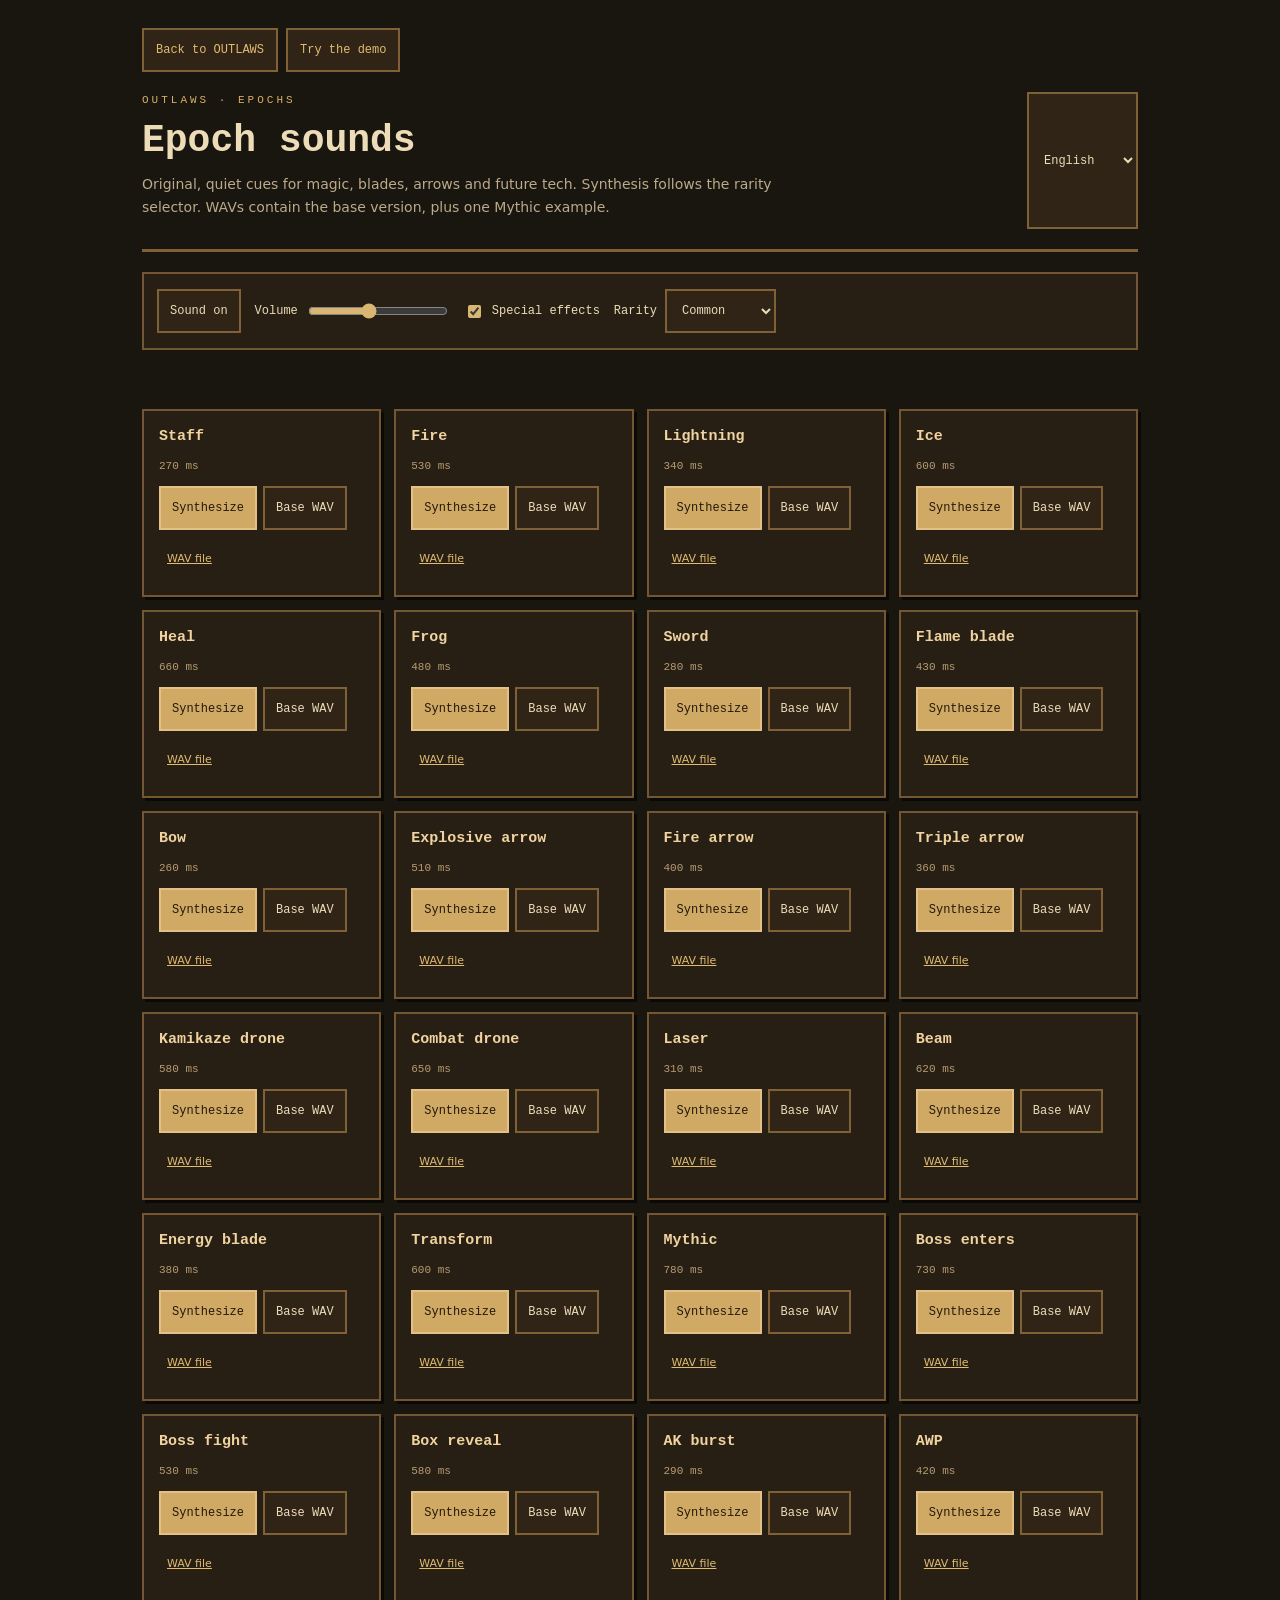
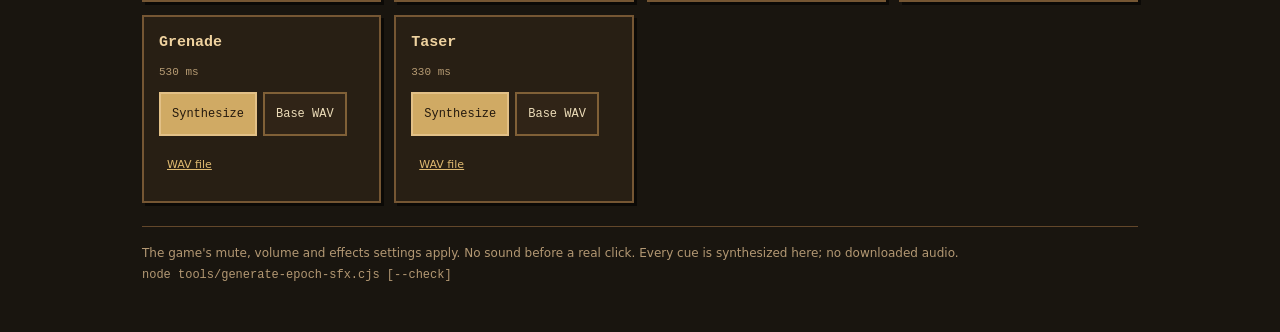
<file: assets/propostas/epocas/sons/ouvir.html>
<!doctype html><html lang="en"><head>
<meta charset="utf-8"><meta name="viewport" content="width=device-width,initial-scale=1">
<meta http-equiv="Content-Security-Policy" content="default-src 'self'; script-src 'self'; style-src 'self' 'unsafe-inline'; media-src 'self'; connect-src 'none'; object-src 'none'; base-uri 'none'">
<title>OUTLAWS · Epoch sounds</title>
<style>
*{box-sizing:border-box}html{color-scheme:dark}body{margin:0;background:#19150f;color:#ecdcb8;font:14px/1.5 ui-monospace,monospace}main{max-width:1040px;margin:auto;padding:28px 22px 48px}nav{display:flex;flex-wrap:wrap;gap:8px;margin-bottom:20px}a{color:#e0bb71}nav a{display:inline-flex;align-items:center;padding:10px 12px;border:2px solid #806037;background:#302417;text-decoration:none;font-size:12px;min-height:44px;min-width:44px}header{display:flex;gap:18px;justify-content:space-between;border-bottom:3px solid #806037;padding-bottom:20px}.brand{font-size:11px;letter-spacing:3px;color:#d9b064}h1{font-size:clamp(25px,5vw,38px);line-height:1.2;margin:9px 0}p{font:14px/1.65 system-ui,sans-serif;color:#bbaa8b;max-width:690px;margin:10px 0}button,select{border:2px solid #806037;color:inherit;background:#302417;font:12px ui-monospace,monospace;padding:9px 11px;cursor:pointer;min-height:44px;min-width:44px}input{accent-color:#d9b671}input[type=range]{width:140px;min-height:44px}.controls{display:flex;flex-wrap:wrap;gap:14px;align-items:center;padding:13px;margin:20px 0;border:2px solid #755633;background:#281f14}.controls label{display:flex;gap:8px;align-items:center;min-height:44px;min-width:44px;font-size:12px}.status{min-height:25px;color:#dfbb73;font:13px/1.5 system-ui,sans-serif;margin-bottom:14px}.grid{display:grid;grid-template-columns:repeat(4,minmax(0,1fr));gap:13px}.card{border:2px solid #755633;background:#281f14;padding:15px;box-shadow:3px 3px 0 #0b0906}.card h2{font-size:15px;margin:0 0 9px;color:#f0d3a0}.card small{display:block;font-size:11px;color:#b69b73;margin-bottom:12px}.actions{display:flex;flex-wrap:wrap;gap:6px}.actions button:first-child{background:#d0aa64;color:#251a0e;border-color:#e2c087}.actions a{display:inline-flex;align-items:center;padding:8px;min-height:44px;min-width:44px;font:11px/1.4 system-ui,sans-serif}button:focus-visible,input:focus-visible,select:focus-visible,a:focus-visible{outline:2px solid #f0ca7f;outline-offset:4px}footer{margin-top:23px;padding-top:16px;border-top:1px solid #63472a;color:#b39873;font:12px/1.7 system-ui,sans-serif}.outlaws-sfx{display:none!important}@media(max-width:900px){.grid{grid-template-columns:repeat(3,minmax(0,1fr))}}@media(max-width:700px){.grid{grid-template-columns:repeat(2,minmax(0,1fr))}}@media(max-width:460px){main{padding:22px 14px 42px}.grid{grid-template-columns:1fr}header{gap:10px}header select{max-width:94px}}
</style></head><body><main data-sfx="off">
<nav id="epoch-nav" aria-label="Preview navigation"><a href="../../../../" data-word="back">Back to OUTLAWS</a><a href="../../../../jogar/?demo" data-word="demo">Try the demo</a></nav>
<header><div><div class="brand">OUTLAWS · EPOCHS</div><h1 data-word="title">Epoch sounds</h1><p data-word="intro">Original, quiet cues for magic, blades, arrows and future tech. Synthesis follows the rarity selector. WAVs contain the base version, plus one Mythic example.</p></div><select id="epoch-language" aria-label="Language"><option value="en">English</option><option value="pt">Português</option><option value="es">Español</option><option value="fil">Filipino</option></select></header>
<div class="controls"><button type="button" id="epoch-mute" aria-pressed="false">Sound on</button><label><span data-word="volume">Volume</span><input id="epoch-volume" type="range" min="0" max="0.65" step="0.01" value="0.28"></label><label><input id="epoch-effects" type="checkbox" checked><span data-word="effects">Special effects</span></label><label><span data-word="rarity">Rarity</span><select id="epoch-rarity"></select></label></div>
<div class="status" id="epoch-status" role="status" aria-live="polite"></div>
<section class="grid" id="epoch-grid" aria-label="Epoch sound previews"></section>
<footer><span data-word="footer">The game's mute, volume and effects settings apply. No sound before a real click. Every cue is synthesized here; no downloaded audio.</span><br><code>node tools/generate-epoch-sfx.cjs [--check]</code></footer>
</main><script src="../../../../jogar/js/i18n.js"></script><script src="../../../../jogar/js/sfx.js"></script><script src="../../../../jogar/js/epoch-sfx.js"></script><script src="review.js"></script></body></html>
</file>
<file: assets/propostas/site/site.css>
/* OUTLAWS visual proposal. Landing only. JP's original art remains untouched. */
:root {
  --wall: #21180f;
  --gold: #e4b45d;
  --gold-hi: #f5d797;
  --text: #f1e7d0;
  --text-dim: #c3b392;
}

body {
  background-image:
    radial-gradient(ellipse 950px 720px at 76% 330px, rgba(206,146,64,.12), transparent 74%),
    radial-gradient(ellipse 700px 600px at 5% 900px, rgba(41,63,36,.15), transparent 80%),
    var(--grain),
    repeating-linear-gradient(90deg, rgba(0,0,0,.45) 0 2px, rgba(241,215,165,.035) 2px 3px, transparent 3px 212px),
    linear-gradient(90deg, #261a10, #20160e 26%, #2b1e13 52%, #24180f 78%, #281b10);
}

.topbar {
  min-height: 72px;
  padding-inline: max(20px, calc((100vw - 1180px) / 2));
  gap: 22px;
  background: rgba(20,14,9,.96);
  border-bottom: 1px solid rgba(228,180,93,.22);
  box-shadow: 0 6px 28px rgba(0,0,0,.23);
}
.brand { gap: 12px; }
.brand img { width: 40px; height: 40px; }
.brand span { font-size: 18px; letter-spacing: .045em; }
.topbar nav { gap: 22px; }
.topbar nav a {
  font-family: var(--body);
  font-size: 12px;
  font-weight: 600;
  color: #e4d8c0;
  position: relative;
  padding-block: 10px;
  transition: color .18s ease;
}
.topbar nav a::after {
  content: ""; position: absolute; bottom: 3px; left: 0; right: 0;
  height: 1px; background: var(--gold); transform: scaleX(0);
  transform-origin: left; transition: transform .18s ease;
}
.topbar nav a:hover::after { transform: scaleX(1); }
.tb-play {
  border: 1px solid #f6dba0;
  padding: 10px 20px 9px;
  box-shadow: inset 0 -3px 0 #ad7834, 0 3px 0 #0b0805;
  transition: background .18s ease, transform .18s ease;
}
.tb-play:hover { transform: translateY(-2px); }
[data-flags] .lang { padding: 5px; }

.entry {
  position: relative;
  max-width: 1180px;
  margin: 0 auto;
  padding: 60px 24px 48px;
  display: grid;
  grid-template-columns: minmax(0, 1fr) minmax(0, 1fr);
  align-items: center;
  gap: 20px;
}
.entry-copy { position: relative; z-index: 4; padding-block: 26px; min-width: 0; }
.entry-kicker {
  display: flex; align-items: center; gap: 12px;
  font-family: var(--pixel); font-size: 8px; line-height: 1.8;
  letter-spacing: .035em; color: var(--gold-hi); margin: 0 0 24px;
}
.entry-dot { width: 6px; height: 6px; flex: none; background: var(--gold); box-shadow: 0 0 14px rgba(228,180,93,.45); }
.entry h1 {
  font-family: var(--wood); font-weight: 400;
  font-size: clamp(54px, 6.25vw, 80px); line-height: 1.03;
  margin: 0; letter-spacing: -.03em; color: #f5d797;
  text-shadow: 0 4px 0 #0e0a06, 0 7px 0 rgba(91,57,23,.48);
}
.entry-tagline {
  font-family: var(--fell); font-size: clamp(26px, 2.8vw, 34px);
  line-height: 1.2; margin: 18px 0 20px; color: #f2e7d0;
}
.entry-lede {
  max-width: 35ch; font-size: 17px; line-height: 1.75;
  margin: 0 0 30px; color: var(--text-dim); text-wrap: pretty;
}
.entry-actions { display: flex; flex-wrap: wrap; gap: 12px; align-items: stretch; }
.entry-cta {
  min-height: 54px; padding: 13px 20px;
  display: inline-flex; align-items: center; justify-content: center; gap: 10px;
  font-family: var(--body); font-size: 14px; font-weight: 700;
  text-decoration: none; border: 1px solid transparent;
  transition: transform .18s ease, background .18s ease, border-color .18s ease, box-shadow .18s ease;
}
.entry-cta-demo {
  background: linear-gradient(#f3d086, #dfab53); color: #241809;
  border-color: #f7da9a;
  box-shadow: inset 0 -3px 0 #b37e34, 0 4px 0 #100a05, 0 8px 24px rgba(199,141,60,.13);
}
.entry-cta-demo:hover { background: #f5d797; box-shadow: inset 0 -3px 0 #c68e3d, 0 5px 0 #100a05, 0 10px 28px rgba(199,141,60,.22); transform: translateY(-2px); }
.entry-play {
  display: inline-block; width: 10px; height: 12px; background: currentColor;
  clip-path: polygon(0 0, 40% 0, 40% 17%, 70% 17%, 70% 33%, 100% 33%, 100% 67%, 70% 67%, 70% 83%, 40% 83%, 40% 100%, 0 100%);
}
.entry-arrow { font-size: 19px; font-weight: 400; margin-left: 4px; line-height: 1; }
.entry-cta-testnet { color: #eadcc0; border-color: #705638; background: rgba(18,13,8,.35); }
.entry-cta-testnet:hover { color: var(--gold-hi); border-color: #d9a441; background: rgba(84,58,25,.28); transform: translateY(-2px); }
.entry-note { font-size: 11px; color: #b5a381; line-height: 1.7; margin: 16px 0 28px; }
.entry-discover {
  display: inline-flex; align-items: center; gap: 14px;
  font-size: 12px; font-weight: 500; color: #cfbb96;
  text-decoration: none; padding-block: 8px;
}
.entry-discover span:last-child { font-size: 19px; color: var(--gold); transition: transform .18s ease; }
.entry-discover:hover { color: var(--gold-hi); }
.entry-discover:hover span:last-child { transform: translateY(3px); }

/* A small diorama assembled from the original hood, seal and treeline. */
.entry-scene { position: relative; height: 492px; isolation: isolate; min-width: 0; }
.entry-halo {
  position: absolute; width: 520px; height: 500px; left: 50%; top: 43%; transform: translate(-50%,-50%);
  border-radius: 50%; pointer-events: none;
  background: radial-gradient(ellipse, rgba(233,175,77,.21), rgba(170,110,44,.08) 49%, transparent 73%);
}
.entry-trees {
  position: absolute; left: -45px; right: -45px; height: 174px; bottom: 50px;
  background: url("../../treeline.png") bottom center / auto 174px repeat-x;
  image-rendering: pixelated; opacity: .75;
  mask-image: linear-gradient(90deg, transparent, black 15% 85%, transparent);
}
.entry-ground {
  position: absolute; left: 3%; right: 3%; bottom: 41px; height: 55px;
  border-radius: 50%; background: radial-gradient(ellipse, rgba(7,10,6,.8), transparent 69%);
}
.entry-sheet-back {
  position: absolute; left: 47%; top: 46%; width: 314px; height: 408px;
  transform: translate(-50%,-50%) rotate(6deg);
  background: #7b5933; clip-path: var(--tear-b); opacity: .65;
  box-shadow: 0 18px 40px #000;
}
.entry-wanted {
  position: absolute; left: 47%; top: 47%; width: 326px;
  height: 424px; text-align: center;
  transform: translate(-50%,-50%) rotate(-5deg);
  padding: 28px 22px 22px;
  filter: drop-shadow(0 18px 18px rgba(0,0,0,.55));
}
.entry-wanted::after {
  content: ""; position: absolute; inset: 17px;
  border: 1px solid rgba(67,40,14,.38); pointer-events: none;
}
.entry-wanted .nail { width: 10px; height: 10px; top: 11px; }
.entry-wanted .nail.tl { left: 13px; }
.entry-wanted .nail.tr { right: 13px; }
.entry-wanted-heading {
  font-family: var(--wood); font-size: 41px; line-height: 1;
  margin: 5px 0 3px; filter: url(#worn); letter-spacing: -.025em;
}
.entry-wanted-sub { font-family: var(--fell); font-style: italic; font-size: 17px; margin: 7px 0 0; line-height: 1.3; }
.entry-outlaw { display: block; width: 232px; height: 232px; margin: 4px auto 0; transform-origin: 50% 90%; position: relative; z-index: 2; }
.entry-rank {
  position: relative; z-index: 2; display: flex; align-items: center; justify-content: center; gap: 14px;
  font-family: var(--fellsc); font-size: 18px; line-height: 1.3;
  margin: -1px 18px 0; padding: 7px 4px 5px; color: #f0d79f; background: #322015;
  border-block: 1px solid #a87a3c;
}
.entry-rank-star { color: #e2af62; font-size: 13px; }
.entry-name { font-family: var(--fell); font-style: italic; font-size: 18px; margin: 7px 0 0; }
.entry-seal { position: absolute; width: 90px; right: -32px; bottom: -17px; transform: rotate(14deg); z-index: 3; filter: drop-shadow(0 5px 5px rgba(0,0,0,.35)); }
.entry-companion { position: absolute; width: 128px; height: 128px; bottom: 53px; filter: brightness(.76) drop-shadow(0 9px 6px rgba(0,0,0,.5)); }
.entry-companion-left { left: -5%; transform: rotate(-6deg); }
.entry-companion-right { right: -4%; width: 144px; height: 144px; transform: rotate(5deg); }
.entry-world-note {
  position: absolute; bottom: 10px; left: 50%; transform: translateX(-50%);
  font-family: var(--pixel); font-size: 7px; white-space: nowrap;
  color: #c2ab81; letter-spacing: .035em; line-height: 1.8;
}
.entry-world-note b { color: var(--gold); padding-inline: 5px; }
.entry-ember { position: absolute; width: 3px; height: 3px; background: #f2c779; box-shadow: 0 0 12px rgba(236,180,75,.7); pointer-events: none; }
.ember-one { left: 8%; top: 29%; }
.ember-two { right: 5%; top: 21%; width: 2px; height: 2px; }
.ember-three { right: 9%; top: 57%; }
.ember-four { left: 9%; top: 65%; width: 2px; height: 2px; }

/* Preserve the wanted-board identity, with more space and crisp pixel frames. */
.hero { padding: 18px 20px 24px; }
.poster { max-width: 1030px; padding: 48px clamp(22px, 5vw, 70px) 58px; }
.poster .wanted { font-size: min(16cqi, 126px); }
.poster .alive { margin-bottom: 30px; }
.mugs { gap: 34px 32px; }
.mug .frame { border-radius: 3px; max-width: 198px; }
.mug .mug-title { margin-top: 9px; }
.mug .crime { min-height: 2.7em; color: #644527; }
.mug .price { color: #3e2613; margin-top: 9px; }
.mug .frame img { filter: drop-shadow(0 5px 0 rgba(68,42,19,.14)); }
.tickets { margin-top: 38px; gap: 12px; }
.tickets li { font-size: 8px; background: #18110b; border-color: #6c4d25; padding: 10px 14px; }
.board { max-width: 1140px; padding-top: 86px; }
.board-head { margin-bottom: 36px; }
.board-head h2 { font-size: clamp(25px, 3.9vw, 38px); text-wrap: balance; }
.board-head p { font-family: var(--body); font-style: normal; font-size: 15px; line-height: 1.75; }
.board-head .divider { max-width: 260px; margin: 20px auto; }
.station p { line-height: 1.75; }
.station h3 { margin-block: 10px; font-size: 25px; }
.station .medal { width: 128px; height: 128px; }
.ledger-scroll { scrollbar-color: #a98346 #d7bd8f; scrollbar-width: thin; }
.ledger table { min-width: 650px; }
.ledger td { padding-block: 14px; }
.ledger th { padding-bottom: 16px; font-size: 18px; }
.ledger .who { gap: 12px; }
.ledger .who img { width: 48px; height: 48px; border-radius: 2px; }
.certificate p { line-height: 1.8; }
.route { gap: 20px; }
.route .photo { margin: 0; padding: 14px 14px 20px; }
.photo .t-name { margin-top: 13px; font-size: 23px; }
.photo .t-meta { margin-top: 5px; font-size: 11px; line-height: 1.5; }
.notice { padding-top: 38px; }
.notice li { line-height: 1.75; margin-bottom: 12px; }
.status div { padding-block: 10px; }
.ribbon-btn { transition: transform .18s ease, background .18s ease; }
.closing { padding-top: 64px; }
.footnote { max-width: 980px; padding-block: 30px 40px; }

@media (min-width: 821px) and (max-width: 1080px) {
  .topbar { gap: 14px; }
  .topbar nav { gap: 13px; }
  .topbar nav a { font-size: 11px; }
  .entry { gap: 0; }
  .entry-actions { gap: 10px; }
  .entry-cta { padding-inline: 15px; font-size: 13px; }
  .entry-scene { transform: scale(.92); }
}
@media (max-width: 820px) {
  .topbar { min-height: 64px; padding-inline: 18px; gap: 14px; }
  .topbar .brand span { font-size: 16px; }
  .entry { padding: 42px 24px 34px; grid-template-columns: minmax(0, 1fr); gap: 2px; }
  .entry-copy { padding: 0; text-align: center; }
  .entry-kicker { justify-content: center; margin-bottom: 20px; }
  .entry h1 { font-size: clamp(54px, 10.6vw, 78px); }
  .entry-tagline { font-size: 29px; margin-block: 17px 15px; }
  .entry-lede { margin: 0 auto 24px; font-size: 16px; max-width: 37ch; }
  .entry-actions { justify-content: center; }
  .entry-note { margin-block: 16px; }
  .entry-discover { display: none; }
  .entry-scene { width: 490px; max-width: 100%; height: 462px; margin: 0 auto; }
  .entry-wanted { width: 300px; height: 402px; padding: 26px 20px 20px; top: 48%; }
  .entry-wanted-heading { font-size: 37px; }
  .entry-outlaw { width: 216px; height: 216px; }
  .entry-rank { font-size: 17px; margin-inline: 15px; }
  .entry-companion-left { left: -2%; }
  .entry-companion-right { right: -1%; }
  .entry-sheet-back { width: 294px; height: 390px; top: 47%; }
  .entry-world-note { bottom: 0; }
  .entry-trees { bottom: 30px; }
  .entry-ground { bottom: 20px; }
  .hero { padding-top: 16px; }
  .poster { padding: 40px 30px 48px; }
  .mugs { gap: 30px 20px; }
  .board { padding-top: 64px; }
}
@media (max-width: 560px) {
  .topbar { gap: 8px; padding-inline: 13px; min-height: 60px; }
  .brand { gap: 8px; }
  .brand img { width: 34px; height: 34px; }
  .topbar .brand span { font-size: 14px; }
  [data-flags] { gap: 2px; }
  [data-flags] .lang { padding: 3px; }
  [data-flags] .lang svg { width: 20px; height: 14px; }
  .tb-play { font-size: 11px; padding: 8px 11px 7px; }
  .entry { padding: 36px 20px 24px; }
  .entry-kicker { font-size: 7px; gap: 9px; margin-bottom: 18px; }
  .entry h1 { font-size: clamp(43px, 12.5vw, 68px); }
  .entry-tagline { font-size: 25px; }
  .entry-lede { font-size: 14px; line-height: 1.8; max-width: 35ch; margin-bottom: 22px; }
  .entry-actions { gap: 10px; }
  .entry-cta { flex: 1 1 auto; font-size: 13px; padding: 12px 15px; min-height: 50px; }
  .entry-note { font-size: 10px; max-width: 35ch; margin: 14px auto 8px; }
  .entry-scene { height: 406px; }
  .entry-wanted { width: 260px; height: 352px; padding: 25px 18px 17px; left: 49%; }
  .entry-sheet-back { width: 252px; height: 340px; left: 49%; }
  .entry-wanted-heading { font-size: 31px; }
  .entry-wanted-sub { font-size: 15px; margin-top: 5px; }
  .entry-outlaw { width: 184px; height: 184px; }
  .entry-rank { font-size: 15px; padding-block: 5px; margin-inline: 13px; }
  .entry-name { font-size: 16px; margin-top: 6px; }
  .entry-seal { width: 70px; right: -21px; bottom: -12px; }
  .entry-companion { width: 92px; height: 92px; bottom: 44px; }
  .entry-companion-left { left: -7%; }
  .entry-companion-right { right: -7%; width: 104px; height: 104px; }
  .entry-halo { width: 390px; height: 390px; }
  .entry-trees { height: 136px; background-size: auto 136px; left: -20px; right: -20px; bottom: 34px; }
  .entry-world-note { font-size: 6px; bottom: 2px; }
  .hero { padding-inline: 12px; }
  .poster { padding: 33px 22px 44px; }
  .poster .alive { margin-bottom: 23px; }
  .mugs { gap: 25px 16px; }
  .mug .frame { border-width: 2px; }
  .mug .tag { font-size: 14px; padding-inline: 1em; }
  .mug .crime { font-size: 14px; }
  .mug .mug-title { font-size: 14px; }
  .mug .price { font-size: 11px; }
  .tickets { gap: 8px; margin-top: 27px; }
  .tickets li { font-size: 7px; padding: 9px 10px; }
  .board { padding-inline: 14px; padding-top: 56px; }
  .board-head { margin-bottom: 27px; }
  .board-head h2 { font-size: 25px; }
  .board-head p { font-size: 13px; }
  .station .medal { width: 108px; height: 108px; }
  .station h3 { font-size: 22px; }
  .station p { font-size: 12px; }
  .loop { padding-inline: 18px; }
  .route { gap: 16px 12px; }
  .route .photo { padding: 11px 10px 17px; }
  .route .photo:last-child { grid-column: 1 / -1; max-width: 220px; width: 100%; justify-self: center; }
  .photo .t-name { font-size: 21px; }
  .photo .t-meta { font-size: 10px; }
  .notice { padding-inline: 25px; }
  .status dd { font-size: 13px; }
  .notice li { font-size: 13px; }
  .footnote { align-items: flex-start; padding-inline: 20px; font-size: 11px; }
  footer { margin-top: 56px; }
}
@media (max-width: 360px) {
  .entry { padding-inline: 16px; }
  .entry-actions { flex-direction: column; }
  .entry-cta { width: 100%; }
  .entry-scene { transform: scale(.94); transform-origin: top center; margin-bottom: -24px; }
}
@media (prefers-reduced-motion: no-preference) {
  .entry-copy { animation: entry-arrive .65s ease both; }
  .entry-scene { animation: scene-arrive .8s ease both; }
  .entry-outlaw { animation: outlaw-breathe 4s steps(4,end) infinite; }
  .entry-ember { animation: ember-drift 7s linear infinite; }
  .ember-two { animation-delay: -2s; }
  .ember-three { animation-delay: -4s; }
  .ember-four { animation-delay: -6s; }
  @keyframes entry-arrive { from { opacity: 0; translate: 0 12px; } to { opacity: 1; translate: 0 0; } }
  @keyframes scene-arrive { from { opacity: 0; } to { opacity: 1; } }
  @keyframes outlaw-breathe { 0%,100% { translate: 0 0; } 50% { translate: 0 -2px; } }
  @keyframes ember-drift { 0%,100% { opacity: .15; translate: 0 7px; } 45% { opacity: .85; } 80% { opacity: .1; translate: 4px -18px; } }
}
@media (prefers-reduced-motion: reduce) {
  html { scroll-behavior: auto; }
  *, *::before, *::after { animation: none !important; transition: none !important; }
}
/* Compatibility with the parallel audio toolbar: keep mobile CTAs unobstructed. */
@media (max-width: 700px) {
  body > .outlaws-sfx[data-landing] {
    position: relative !important;
    bottom: auto !important;
    right: auto !important;
    margin: 14px 20px;
    justify-content: center;
  }
}
</file>
<file: assets/propostas/characters.css>
/* OUTLAWS visual proposal. JP's pixels and all game actions stay in their original files. */
:root {
  --text-dim: #c3af8a;
  --paper-edge: #a28a58;
}

body {
  padding-bottom: calc(94px + env(safe-area-inset-bottom, 0px));
  background-image:
    radial-gradient(900px 500px at 50% 0, rgba(233,174,81,.12), transparent 72%),
    radial-gradient(1100px 700px at 0 100%, rgba(67,88,42,.08), transparent 75%),
    var(--grain),
    repeating-linear-gradient(90deg, #0008 0 3px, #ffe6be09 3px 4px, transparent 4px 212px),
    linear-gradient(90deg, #291c12, #21180f 30%, #2e2015 62%, #251a10);
}

.hud-top { gap: 10px; border-bottom-color: #0f0c08; }
.brand b { font-family: var(--fellsc); font-size: 24px; line-height: 1; letter-spacing: .07em; }
.brand small { margin-top: 5px; line-height: 1.6; }
.pill { border-color: #120e08; padding: 7px 11px; }
.pill .k { color: #cdb992; }
.pill .v { line-height: 1.45; }
.pills { min-width: 0; }
.banner { line-height: 1.65; }

.panel {
  background: linear-gradient(120deg, #332416, #281b10 65%, #2b1e12);
  box-shadow: inset 0 0 0 1px #725333, inset 0 3px 0 #8f6940,
    inset 0 -2px 0 #191108, 0 5px 0 #0003, 0 12px 24px #0004;
}
.panel > h2 {
  font: 19px/1.25 var(--fellsc);
  letter-spacing: .035em;
  padding: 12px 15px;
  background: linear-gradient(#46301c, #342314);
}
.panel > h2::before { width: 7px; height: 7px; box-shadow: 0 1px 0 #0008; }
.panel > h2 small { font: 12px/1.45 var(--body); }
.pbody { padding: 16px; }
.panel p { line-height: 1.7; }
.stat { padding: 11px 10px; background: #1c150d; }
.stat dt { line-height: 1.4; }
.stat dd { line-height: 1.6; }
.stat dd small { line-height: 1.5; }

.btn {
  min-height: 38px;
  transition: color .16s, background-color .16s, box-shadow .16s, transform .16s;
  border-color: #100c07;
}
.btn:not(:disabled):focus-visible,
.hud-tabs .tab-btn:focus-visible,
.filters button:focus-visible { outline: 2px solid #f6d993; outline-offset: 3px; }
.lineup, .shop, .fusion-box { background: #17120b40; padding: 14px; }
.lineup-top { margin-bottom: 12px; }
.lineup-go { padding-top: 12px; border-top: 1px solid #92714140; }
.lineup-tools { gap: 8px; }
.lineup-count { margin-left: auto; }
.buyline { flex-wrap: wrap; }
.buyline .total { line-height: 1.5; }
.shop-note, .auto-work { line-height: 1.6; }
.filters { gap: 7px; margin-bottom: 17px; }
.filters button { min-height: 35px; padding: 7px 10px; }

/* Portraits use the original 32px art at integer scales. Decoration has no click handlers. */
#band { grid-template-columns: repeat(auto-fill, minmax(185px, 1fr)); gap: 16px; }
.card, .rv-card {
  border: 2px solid #6b5131;
  background:
    linear-gradient(180deg, #f3e5bfd9, #e2cba3d9),
    #d8c8a2 url('../parchment.png') repeat center / 172px;
  box-shadow: inset 0 0 0 1px #f3e4b999, inset 0 0 25px #68471a20,
    0 5px 0 #0003, 0 12px 20px #0004;
}
.card {
  padding: 14px 10px 12px;
  outline-offset: 3px;
  transition: outline-color .16s, box-shadow .16s;
}
.card::before {
  content: '';
  position: absolute; width: 5px; height: 5px; top: 5px; left: calc(50% - 2px);
  background: #69502e;
  box-shadow: inset 1px 1px 0 #d0b477, 0 1px 1px #37241060;
  pointer-events: none;
}
.card.myth { animation: none; }
.card.is-sel { outline: 3px solid #88a956; outline-offset: 2px; }
.card:focus-within { outline-color: #92702c; }
.c-id { top: 12px; right: 10px; font-size: 7px; color: #5f4d33; }
.pick { top: 9px; left: 9px; z-index: 1; }
.pick input { width: 19px; height: 19px; margin: 0; }

.portrait-stage {
  position: relative; display: flex; align-items: flex-end; justify-content: center;
  width: 112px; height: 108px; flex: none; margin: 1px auto 6px;
  background: radial-gradient(ellipse at 50% 70%, #6b774626, transparent 66%);
  isolation: isolate;
}
.portrait-stage::before {
  content: ''; position: absolute; bottom: 4px; left: 10px; right: 10px;
  border-bottom: 1px solid #715d3226; pointer-events: none;
}
.portrait-ground {
  position: absolute; bottom: 4px; width: 64px; height: 9px; z-index: -1;
  background: #44341b38;
  clip-path: polygon(0 40%, 12% 40%, 12% 20%, 27% 20%, 27% 0, 73% 0, 73% 20%, 88% 20%, 88% 40%, 100% 40%, 100% 70%, 88% 70%, 88% 90%, 12% 90%, 12% 70%, 0 70%);
}
.portrait-stage .outlaw-sprite {
  width: 96px; height: 96px; flex: none; margin: 0 0 6px;
  image-rendering: pixelated;
  filter: drop-shadow(0 1px 0 #30261760) drop-shadow(0 3px 0 #3d31131a);
  animation: outlaw-breathe 4.8s steps(1, end) infinite;
  animation-delay: var(--idle-delay, 0s);
}
@keyframes outlaw-breathe {
  0%, 40%, 70%, 100% { transform: translateY(0); }
  41%, 69% { transform: translateY(-1px); }
}
.card.st-capturado .outlaw-sprite {
  animation: none; filter: grayscale(.8) brightness(.88) drop-shadow(0 2px 0 #30261740);
}
.outlaw-visual[data-visual-sleep='true'] .outlaw-sprite,
html[data-outlaw-idle='paused'] .outlaw-sprite { animation-play-state: paused; }

.c-rank.is-stamped, .rv-card figcaption b.is-stamped, .fuse-pick b.is-stamped {
  display: flex; justify-content: center; align-items: center; gap: 6px;
  font: 19px/1.2 var(--press); min-height: 26px; margin-top: 1px;
  color: #342616;
}
.is-stamped > .gem { display: none; }
.rank-emblem { display: block; width: 24px; height: 24px; flex: none; overflow: visible; }
.c-title { font: 13px/1.4 var(--fellsc); color: #675335; margin-top: 1px; }
.c-bounty { font: 600 11px/1.6 var(--body); margin: 7px 0 10px; }
.c-stats { border-color: #71552842; gap: 4px; padding-top: 9px; }
.c-stats dt { color: #675335; font-size: 11px; line-height: 1.5; overflow-wrap: anywhere; }
.c-stats dd { color: #332719; line-height: 1.5; font-size: 12px; }
.life { height: 18px; margin-top: 10px; background: #4f3f2626; border-color: #71603985; }
.life span { box-shadow: inset 0 1px 0 #ffffc040; transition: width .3s ease; }
.life em { font: 600 11px/18px var(--body); }
.c-status { margin-top: 2px; min-height: 42px; }
.c-status small { line-height: 1.5; color: #675335; }
.c-status .chip { font: 600 11px/1.4 var(--body); letter-spacing: .02em; padding: 5px 7px; }
.c-acts { gap: 6px; margin-top: 10px; }
.c-acts .btn { min-height: 33px; padding: 8px; font: 600 11px/1.4 var(--body); letter-spacing: 0; }
.card .accrue-chip { color: #705214; font: 600 11px/1.5 var(--body); }

.rv-card .portrait-stage { width: 144px; height: 142px; }
.rv-card .outlaw-sprite { width: 128px; height: 128px; }
.rv-card.small .portrait-stage { width: 84px; height: 84px; }
.rv-card.small .outlaw-sprite { width: 72px; height: 72px; }
.rv-card.small .rank-emblem { width: 18px; height: 18px; }
.rv-card.small figcaption b.is-stamped { font-size: 14px; gap: 3px; }
.rv-card.is-new, .rv-card.is-new.myth {
  outline: 2px solid var(--rc); outline-offset: 3px;
  box-shadow: inset 0 0 0 1px #f3e4b999, 0 8px 24px #0006;
  animation: rv-pop .45s cubic-bezier(.2,1.6,.4,1) both;
  animation-delay: calc(var(--i, 0) * 140ms);
}
.fuse-pick { border: 1px solid #715332; background: linear-gradient(180deg, #f3e5bfd9, #e2cba3d9), #d8c8a2 url('../parchment.png') repeat center / 172px; box-shadow: inset 0 0 0 1px #f2e0b2, 0 4px 10px #0004; }
.fuse-pick .portrait-stage { width: 76px; height: 75px; margin-bottom: 1px; }
.fuse-pick .outlaw-sprite { width: 64px; height: 64px; }
.fuse-pick .portrait-ground { width: 44px; height: 6px; }
.fuse-pick b.is-stamped { font-size: 15px; gap: 4px; }
.fuse-pick .rank-emblem { width: 18px; height: 18px; }

.hud-tabs { gap: 8px; padding-bottom: calc(9px + env(safe-area-inset-bottom, 0px)); }
.hud-tabs .tab-btn { position: relative; max-width: 360px; min-height: 62px; gap: 7px; }
.hud-tabs .tab-btn img { width: 28px; height: 28px; }
.hud-tabs .tab-btn[aria-selected='true'] { border-color: #1f1409; }
dialog.note, dialog.wallets, dialog.reveal { max-height: calc(100dvh - 32px); overflow: auto; }
table.board td { line-height: 1.5; }
#log { padding-left: 18px; line-height: 1.65; }

@media (hover: hover) {
  .btn:hover:not(:disabled), .filters button:hover, .fuse-pick:hover { transform: translateY(-1px); }
  .card:hover { box-shadow: inset 0 0 0 1px #fff0cb, inset 0 0 25px #68471a20, 0 5px 0 #0003, 0 14px 24px #0005; }
}
@media (min-width: 1500px) {
  .hud { grid-template-columns: 280px minmax(0, 576px) minmax(0, 1fr); gap: 18px; padding: 20px; }
  #assalto { top: 86px; }
}
/* At intermediate desktop widths, the map and gang receive equal room. */
@media (min-width: 1041px) and (max-width: 1499px) {
  .hud { grid-template-columns: minmax(0, 1fr) minmax(0, 1fr); gap: 20px; padding: 20px; }
  #assalto { grid-column: 1; grid-row: 1; }
  .col-main { grid-column: 2; grid-row: 1; }
  .col-side { grid-column: 1 / -1; grid-row: 2; display: grid; grid-template-columns: repeat(3, minmax(0, 1fr)); align-items: start; gap: 20px; }
}
@media (max-width: 1040px) {
  .hud { gap: 18px; padding: 18px; }
  .col-side { display: grid; grid-template-columns: repeat(2, minmax(0, 1fr)); align-items: start; gap: 18px; }
  #band { grid-template-columns: repeat(auto-fill, minmax(180px, 1fr)); }
}
@media (max-width: 700px) {
  .hud-top { position: relative; gap: 9px; padding: 12px; }
  .brand { margin-right: auto; }
  .brand b { font-size: 23px; }
  .brand small { font-size: 6px; letter-spacing: .035em; }
  .hud-top > .btn { min-height: 34px; font-size: 7px; padding: 8px; }
  #wallet .btn { min-height: 34px; font-size: 7px; }
  .pills { order: 5; display: grid; grid-template-columns: repeat(2, minmax(0, 1fr)); flex: 1 1 100%; gap: 7px; width: 100%; margin: 0; padding-bottom: 2px; overflow: visible; }
  .pills #balances { display: contents; }
  .pill { min-width: 0; width: 100%; padding: 7px 9px; gap: 7px; white-space: normal; }
  .pill img, .pill i { flex: none; }
  .pill .v { font-size: 9px; }
  .pill .k { font-size: 12px; }
  .hud { padding: 12px; gap: 16px; }
  .col-side { grid-template-columns: 1fr; gap: 16px; }
  .pbody { padding: 12px; }
  .panel > h2 { font-size: 18px; padding: 11px 12px; }
  .panel > h2 small { font-size: 11px; }
  #band { grid-template-columns: repeat(2, minmax(0, 1fr)); gap: 12px; }
  .card { padding: 13px 7px 10px; min-width: 0; }
  .c-rank.is-stamped { font-size: 17px; gap: 4px; }
  .c-rank .rank-emblem { width: 22px; height: 22px; }
  .c-title { font-size: 12px; }
  .c-stats { gap: 1px; }
  .c-stats dt { font-size: 11px; }
  .c-stats dd { font-size: 12px; }
  .c-acts { gap: 5px; }
  .c-acts .btn { font-size: 11px; padding: 8px 6px; }
  .c-bounty, .life em, .c-status .chip { font-size: 11px; }
  .lineup, .shop { padding: 11px; }
  .lineup-tools, .lineup-go { gap: 7px; }
  .lineup-tools .btn, .lineup-go .btn { font-size: 7px; padding: 10px 8px; }
  .lineup-go .btn-big { flex: 1 1 100%; }
  .lineup-count { margin-left: 0; flex-basis: 100%; }
  .hud-tabs { gap: 5px; padding: 7px 8px calc(8px + env(safe-area-inset-bottom, 0px)); }
  .hud-tabs .tab-btn { min-width: 0; min-height: 62px; padding: 9px 4px; font-size: 6px; gap: 8px; }
  .hud-tabs .tab-btn img { width: 24px; height: 24px; }
  .wallets { min-width: 0; width: min(420px, calc(100vw - 24px)); }
}
@media (max-width: 359px) { #band { grid-template-columns: 1fr; } }
/* Parallel audio controls share a reserved, opaque row with mobile navigation. */
@media (max-width: 700px) {
  body:has(> .outlaws-sfx:not([data-landing])) { padding-bottom: calc(134px + env(safe-area-inset-bottom, 0px)); }
  body:has(> .outlaws-sfx:not([data-landing])) .hud-tabs { padding-top: 43px !important; }
  body > .outlaws-sfx:not([data-landing]) {
    position: fixed !important; left: 8px !important; right: 8px !important;
    bottom: calc(82px + env(safe-area-inset-bottom, 0px)) !important;
    z-index: 26 !important; min-height: 34px; justify-content: flex-end; gap: 6px;
    padding: 0 !important; background: #19120b !important; filter: none !important;
    font: 600 11px/1.4 var(--body) !important;
  }
  body > .outlaws-sfx:not([data-landing]) > button,
  body > .outlaws-sfx:not([data-landing]) > details > summary {
    min-height: 34px !important; padding: 7px 10px !important;
    border: 1px solid #705536 !important; box-shadow: inset 0 1px 0 #76572f50 !important;
  }
  body > .outlaws-sfx:not([data-landing]) > button { min-width: 88px; }
  body > .outlaws-sfx:not([data-landing]) > details > summary { min-width: 52px; text-align: center; }
}
@media (prefers-reduced-motion: reduce) {
  .outlaw-sprite, .card.myth, .rv-card.is-new, .rv-card.is-new.myth { animation: none !important; }
  .btn, .filters button, .fuse-pick, .life span { transition: none; }
  .btn:hover:not(:disabled), .filters button:hover, .fuse-pick:hover { transform: none; }
}
</file>
<file: jogar/ui-v4b.css>
/* UI v4b: every control has its own space in the document flow. */
body { padding-bottom: 0; }
.hud-top { position: relative; }
.ui-version { color: var(--text-dim); font: 10px/1.5 var(--body); }
.hud-tabs { position: relative; inset: auto; z-index: auto; padding: 8px 12px; box-shadow: inset 0 2px 0 #f2ce7e17; border-bottom: 1px solid var(--wood-mid); }
.hud-tabs .tab-btn { max-width: none; }
.hud { scroll-margin-top: 12px; }
#assalto { position: static; }
#assalto > .pbody { padding: 12px; }
.game-tools { display: flex; flex-wrap: wrap; align-items: center; justify-content: space-between; gap: 12px; padding: 10px 0; border-bottom: 1px solid var(--wood-mid); }
.game-tools .outlaws-sfx, dialog .outlaws-sfx { position: static; inset: auto; z-index: auto; filter: none; flex-shrink: 0; font-size: 12px; }
.game-tools .outlaws-sfx-panel, dialog .outlaws-sfx-panel { position: static; width: min(210px, 100%); }
.game-tools .owc-demo-intro { display: flex; flex-wrap: wrap; align-items: center; gap: 10px; margin: 0; border: 0; padding: 0; background: transparent; flex: 1 1 220px; }
.game-tools .owc-demo-intro p { margin: 0; font: 13px/1.5 var(--body); flex: 1 1 200px; }
.game-tools .owc-demo-intro button { margin: 0; }
.heist-rules { margin-top: 12px; }
.heist-rules > summary { min-height: 44px; display: flex; align-items: center; gap: 8px; cursor: pointer; color: var(--gold-hi); font: 13px/1.5 var(--body); }
.heist-rules > summary::before { content: '+'; }
.heist-rules[open] > summary::before { content: '−'; }
.heist-rules .note { margin: 0 0 8px; }
#band .c-details { width: 100%; margin-top: 8px; text-align: left; border-top: 1px solid #71552842; }
#band .c-details > summary { display: flex; align-items: center; justify-content: space-between; min-height: 44px; cursor: pointer; color: #503d24; font: 600 12px/1.5 var(--body); }
#band .c-details > summary::after { content: '+'; }
#band .c-details[open] > summary::after { content: '−'; }
#band .c-details .c-title, #band .c-details .c-bounty { text-align: left; }
#band .c-details .c-info { display: block; font: 12px/1.5 var(--body); margin: 8px 0; color: #503d24; }
#band .c-details .c-stats { margin: 0 0 10px; }
#band .c-status { min-height: 0; margin-top: 5px; }
#band .c-acts { margin-top: 10px; }
#band .card { align-self: start; }
.rv-skip { min-height: 44px; margin-top: 6px; }
.rv-skip:focus-visible { outline: 3px solid var(--gold-hi); outline-offset: 3px; }
@media (max-width: 460px) {
  .oup-enabled #band { grid-template-columns: minmax(0, 1fr); gap: 12px; }
  .oup-enabled #band .card { display: grid; grid-template-columns: 100px minmax(0, 1fr); column-gap: 14px; align-items: center; padding: 12px; text-align: left; }
  #band .card > .portrait-stage { grid-column: 1; grid-row: 1 / 4; width: 100px; height: 106px; margin: 24px 0 0; }
  #band .card > img { grid-column: 1; grid-row: 1 / 4; margin-top: 24px; }
  #band .card > .c-rank { grid-column: 2; font-size: 18px; margin-top: 24px; }
  #band .card > .c-status { grid-column: 2; }
  #band .card > .c-acts { grid-column: 2; justify-content: flex-start; margin-top: 6px; }
  #band .card > .c-details { grid-column: 1 / -1; }
  .oup-enabled #band .pick { top: 2px; left: 4px; }
  .hud-tabs .tab-btn { min-width: 0; }
  .hud-top .brand small { font-size: 6px; }
  #banner { font-size: 12px; padding: 6px 12px; }
  #assalto > h2 { font-size: 20px; }
}
</file>
<file: assets/propostas/personagens/gallery.css>
:root { --text: #f2e6cb; --text-dim: #c1ad86; --pixel: 'Press Start 2P', monospace; --press: 'IM Fell English', Georgia, serif; --fellsc: 'IM Fell English SC', Georgia, serif; --body: 'Archivo', system-ui, sans-serif; --ink: #2b2115; --ink-soft: #5a4830; --grain: none; }
* { box-sizing: border-box; }
body { margin: 0; padding: 0; background: radial-gradient(ellipse at 50% 0, #38412b50, transparent 70%), #1c1a13; color: var(--text); font: 15px/1.6 var(--body); }
#character-proposal { max-width: 1260px; padding: 26px 34px 20px; margin: auto; }
.proposal-heading { display: flex; align-items: center; justify-content: space-between; margin-bottom: 25px; }
.proposal-brand { display: flex; align-items: center; gap: 9px; font: 24px var(--fellsc); letter-spacing: .08em; color: #f2cd7d; text-decoration: none; }
.proposal-brand img { image-rendering: pixelated; }
.proposal-languages { display: flex; gap: 5px; }
.proposal-languages button { font: 10px var(--body); color: #cfbf9c; background: #29251a; border: 1px solid #5c5138; padding: 7px 9px; cursor: pointer; }
.proposal-languages button[aria-pressed='true'] { color: #211a10; background: #d6b978; }
.eyebrow { font: 7px/1.6 var(--pixel); letter-spacing: .12em; color: #b8bb92; margin: 0 0 9px; }
h1 { font: 40px/1.12 var(--press); font-weight: 400; margin: 0 0 9px; color: #f7e6bf; }
.proposal-intro { margin: 0 0 28px; font-size: 14px; color: var(--text-dim); }
.comparison { display: grid; grid-template-columns: 1fr 1fr; gap: 28px; }
.comparison section { min-width: 0; padding: 18px 19px 22px; border: 1px solid #625034; background: #31251866; }
.comparison h2 { display: flex; gap: 11px; align-items: center; font: 23px/1.3 var(--fellsc); margin: 0; }
.comparison-n { font: 8px var(--pixel); color: #ad8a45; }
.comparison section > p { color: var(--text-dim); font-size: 12px; margin: 5px 0 21px; }
.gallery-cards { display: grid; grid-template-columns: repeat(3, minmax(0, 1fr)); gap: 13px; }
.gallery-cards .card { display: flex; flex-direction: column; align-items: center; color: var(--ink); text-align: center; position: relative; padding: 12px 6px 14px; min-width: 0; }
.gallery-cards .card > img { width: 96px; height: 96px; image-rendering: pixelated; }
.gallery-cards .c-rank { margin-top: 2px; }
.gallery-cards .c-title { margin-top: 3px; }
.gallery-cards .c-id { position: absolute; font: 6px var(--pixel); }
.gallery-cards .portrait-stage { margin-top: 1px; }
.gallery-cards .c-stats { display: grid; grid-template-columns: repeat(3, 1fr); width: 100%; margin: 12px 0 0; padding-top: 9px; border-top: 1px solid #5c482a40; }
.gallery-cards .c-stats dd { margin: 0; font-size: 12px; font-weight: 700; }
.gallery-cards .c-stats dt { font-size: 11px; }
.before .card { border: 0; padding-top: 14px; background: #d8c8a2 url('../../parchment.png') repeat center / 172px; box-shadow: 0 0 0 3px var(--rc), 0 0 16px 3px var(--rc), inset 0 0 36px #5a442440; }
.before .card::before { display: none; }
.before .c-rank { font: 20px/1.1 var(--press); min-height: 26px; margin-top: 5px; }
.before .c-rank .gem { display: inline-block; width: 8px; height: 8px; background: var(--rc); transform: rotate(45deg); margin-right: 6px; box-shadow: 0 0 6px var(--rc); }
.before .c-title { font: 13px/1.4 var(--fellsc); }
.before .c-stats dt { font-size: 9px; }
.seal-board { display: flex; align-items: center; justify-content: space-between; gap: 20px; margin: 27px 0 0; padding: 18px 20px; background: #28291c; border: 1px solid #586044; }
.seal-board h2 { margin: 0; font: 22px/1.3 var(--fellsc); }
.seal-board p { margin: 5px 0 0; color: #b7bb9b; font-size: 12px; }
.rank-seals { display: grid; grid-template-columns: repeat(6, 1fr); gap: 16px; }
.rank-seals figure { margin: 0; text-align: center; }
.rank-seals svg { display: block; width: 36px; height: 36px; margin: 0 auto 6px; }
.rank-seals figcaption { color: #d0c4a3; font: 12px var(--fellsc); }
footer { display: flex; gap: 20px; align-items: center; justify-content: space-between; padding: 16px 0 0; }
footer p { color: #a89e83; font-size: 11px; max-width: 820px; margin: 0; }
footer a { color: #dfbd74; font-size: 12px; flex: none; }
@media (max-width: 900px) { #character-proposal { padding: 24px; } .comparison { gap: 18px; grid-template-columns: 1fr; } .seal-board { align-items: flex-start; flex-direction: column; } .rank-seals { width: 100%; } h1 { font-size: 34px; } footer { flex-direction: column; align-items: flex-start; gap: 9px; } }
@media (max-width: 420px) { #character-proposal { padding: 18px 12px; } .comparison section { padding: 15px 12px 20px; } .gallery-cards { grid-template-columns: repeat(2, minmax(0, 1fr)); gap: 12px; } .gallery-cards .c-rank, .gallery-cards .c-rank.is-stamped { font-size: 15px; gap: 3px; } .gallery-cards .rank-emblem { width: 19px; height: 19px; } .gallery-cards .c-title { font-size: 12px; } .rank-seals { grid-template-columns: repeat(3, 1fr); gap: 16px 8px; } .rank-seals svg { width: 30px; height: 30px; } h1 { font-size: 31px; } }
</file>
<file: assets/propostas/arcade/galeria.css>
﻿:root { color-scheme:dark; --ink:#17182d; --gold:#ffd36b; --paper:#fff0bc; --muted:#a8b8c5; }
* { box-sizing:border-box; }
body { margin:0; background:#111624; color:var(--paper); font:15px/1.6 system-ui,sans-serif; background-image:radial-gradient(ellipse at 85% 0,#29475355,transparent 55%); }
button,select,input { font:inherit; }
button,select { background:#263447; border:1px solid #5c748e; color:var(--paper); padding:8px 12px; cursor:pointer; }
button:hover,select:focus-visible,button[aria-pressed="true"] { border-color:var(--gold); }
header { display:flex; align-items:center; gap:24px; max-width:1376px; margin:auto; padding:24px 28px; border-bottom:1px solid #395064; }
header>a { display:flex; gap:12px; align-items:center; color:var(--gold); font-weight:900; font-size:23px; text-decoration:none; letter-spacing:1px; }
header>span { font:10px ui-monospace,monospace; color:var(--muted); letter-spacing:2px; }
header nav { display:flex; gap:6px; margin-left:auto; }
main { max-width:1320px; margin:auto; padding:0 24px; }
section { padding:32px 0; border-bottom:1px solid #395064; }
.intro { padding-top:42px; }
.eyebrow { font:11px ui-monospace,monospace; letter-spacing:3px; color:var(--gold); }
h1 { font-size:clamp(28px,4.2vw,55px); letter-spacing:-1px; line-height:1.12; margin:17px 0; }
h2 { font-size:24px; margin:0; line-height:1.2; }
h3 { font-size:15px; margin:0 0 15px; color:var(--muted); }
.intro>p:not(.eyebrow) { color:var(--muted); font-size:17px; }
.controls { display:flex; align-items:center; gap:24px; flex-wrap:wrap; margin-top:23px; }
.controls label { min-width:0; }
.controls label>span { margin-right:10px; }
.controls .motion { display:flex; gap:7px; align-items:center; }
.section-head { display:flex; align-items:center; justify-content:space-between; gap:20px; margin-bottom:21px; }
.section-head p { margin:0; font-size:12px; color:var(--muted); }
.crew { display:grid; grid-template-columns:repeat(6,minmax(0,1fr)); gap:12px; }
.crew article { min-width:0; border:1px solid #45556c; background:linear-gradient(#233245,#1a2333); padding:15px 9px; text-align:center; position:relative; }
.rank-name { font-size:14px; font-weight:800; color:var(--rank); }
.rank-note { font-size:11px; min-height:33px; color:var(--muted); line-height:1.45; }
.portraits { display:flex; align-items:center; justify-content:center; gap:3px; margin:13px 0; }
.portraits .classic-portrait { width:64px; height:64px; }
.portraits .arcade-portrait { width:96px; height:96px; }
.native-row { display:flex; align-items:center; justify-content:center; gap:11px; font:10px ui-monospace,monospace; color:var(--muted); }
.native-row canvas { width:24px; height:24px; }
.native-row .classic-native { width:32px; height:32px; }
.sprite-labels { display:flex; justify-content:space-around; font-size:10px; color:var(--muted); }
canvas,img { image-rendering:pixelated; }
.comparison { display:grid; grid-template-columns:minmax(0,1fr) minmax(0,1fr); gap:22px; }
.comparison article { min-width:0; padding:20px; background:#202c3e; border:1px solid #45556c; text-align:center; overflow:auto; }
/* Both 312x216 bitmaps stay at 1x unless the full two-card 2x layout fits. */
.comparison canvas { display:block; width:312px; height:216px; max-width:none; margin:auto; }
.fx-note { margin:16px 0 0; color:var(--muted); font-size:12px; }
.road { display:flex; align-items:center; gap:25px; margin-top:24px; color:var(--muted); overflow:auto; }
.road canvas { width:624px; height:96px; flex:0 0 624px; }
.items { display:grid; grid-template-columns:repeat(8,minmax(0,1fr)); gap:10px; }
.items article { min-width:0; display:flex; flex-direction:column; align-items:center; gap:10px; background:#202c3e; border:1px solid #45556c; padding:12px 5px; color:var(--muted); font-size:11px; text-align:center; }
.items canvas { width:72px; height:72px; }
.classic-items { grid-template-columns:repeat(10,minmax(0,1fr)); }
.classic-items .classic-seal { display:block; width:96px; height:96px; flex:none; }
.items article>span { overflow-wrap:anywhere; }
.items-variant+.items-variant { margin-top:26px; padding-top:24px; border-top:1px solid #395064; }
footer { display:flex; align-items:center; gap:18px; padding:24px 0 40px; font-size:12px; color:var(--muted); flex-wrap:wrap; }
footer p { margin-right:auto; }
a { color:var(--gold); }
@media(min-width:1480px) {
  main { max-width:1460px; }
  .comparison canvas { width:624px; height:432px; }
}
@media(max-width:1100px) {
  .crew { grid-template-columns:repeat(3,minmax(0,1fr)); }
  .classic-items { grid-template-columns:repeat(5,minmax(0,1fr)); }
}
@media(max-width:779px) {
  .comparison { grid-template-columns:minmax(0,1fr); gap:14px; }
}
@media(max-width:680px) {
  header { padding:16px; gap:10px; }
  header>span { display:none; }
  main { padding:0 16px; }
  .crew { grid-template-columns:repeat(2,minmax(0,1fr)); }
  .section-head { align-items:start; flex-direction:column; gap:9px; }
  .comparison article { padding:12px; }
  .items { grid-template-columns:repeat(4,minmax(0,1fr)); }
  .controls { gap:14px; }
  .portraits .classic-portrait { width:64px; height:64px; }
  .portraits .arcade-portrait { width:72px; height:72px; }
  .road { display:block; }
  .road canvas { width:312px; height:48px; }
  .items canvas { width:48px; height:48px; }
  .classic-items .classic-seal { width:48px; height:48px; }
}
@media(max-width:380px) {
  header { padding-inline:12px; }
  header>a { font-size:19px; gap:8px; }
  header nav { gap:4px; }
  header nav button { padding:7px 9px; }
  .portraits .classic-portrait { width:32px; height:32px; }
  .comparison article { padding-inline:4px; }
}
</file>
<file: assets/propostas/era-art/graphics.css>
/* Scoped cosmetic graphics lab, with native dialog focus handling. */
.owg-header{display:flex;align-items:center;justify-content:space-between;gap:12px;flex-wrap:wrap;padding:12px 14px;border-bottom:1px solid #655335;background:#201c13;box-sizing:border-box;min-width:0}
.owg-header h2{border:0!important;padding:0!important;margin:0!important;flex:1 1 160px;min-width:0}
.owg-launch,.owg-dialog button{box-sizing:border-box;min-height:44px;cursor:pointer;font:600 13px/1.4 var(--ui,system-ui,sans-serif);border:1px solid #9b824d;border-radius:2px;color:#f8ebc6;background:#302919;transition:transform 150ms ease,opacity 150ms ease}
.owg-launch{display:flex;align-items:center;gap:11px;text-align:left;padding:9px 13px;max-width:100%;background:#e9c66c;color:#211a0c;border:2px solid #f9e6a4;box-shadow:3px 3px 0 #100e08}
.owg-icon{font:26px/1 monospace}.owg-launch-title{display:flex;flex-direction:column;gap:2px}.owg-launch-title b{font-size:12px;letter-spacing:.04em}.owg-launch-title small{font-size:11px;color:#423213}.owg-badge{font-size:9px;letter-spacing:.05em;border:1px solid #70521c;padding:3px 5px;white-space:nowrap}
.owg-launch:hover{transform:translateY(-1px)}.owg-launch:active,.owg-dialog button:active:not(:disabled){transform:translateY(1px)}
.owg-launch:focus-visible,.owg-dialog button:focus-visible{outline:3px solid #fff3bd;outline-offset:3px}
.owg-dialog{box-sizing:border-box;width:min(740px,calc(100vw - 24px));max-width:740px;max-height:calc(100dvh - 32px);padding:24px;background:#191c16;color:#f6edce;border:2px solid #9d854c;border-radius:3px;box-shadow:8px 8px 0 #080b0880;font:14px/1.5 var(--ui,system-ui,sans-serif);overflow-y:auto;overflow-x:hidden;overscroll-behavior:contain}
.owg-dialog::backdrop{background:#080c0ce0}.owg-dialog *{box-sizing:border-box}.owg-dialog [hidden]{display:none!important}
.owg-top{display:flex;align-items:center;justify-content:space-between;gap:12px}.owg-eyebrow{font-size:11px;letter-spacing:.18em;color:#edca74;font-weight:700}.owg-dialog .owg-close{min-width:64px;padding:7px 12px;border-color:#706750;background:#24281f;color:#f6edce}
.owg-title{margin:16px 0 6px!important;padding:0!important;border:0!important;font:700 clamp(24px,4.5vw,32px)/1.18 var(--ui,system-ui,sans-serif)!important;color:#fff3c9!important;letter-spacing:-.035em;text-transform:none!important}
.owg-help{margin:0 0 20px;color:#c7c8b5;font-size:13px;max-width:580px}.owg-comparison{display:grid;grid-template-columns:repeat(2,minmax(0,1fr));gap:12px}
.owg-scene{min-width:0;margin:0;padding:8px;background:#0e1510;border:1px solid #657257}.owg-scene:last-child{border-color:#dfba62}.owg-scene figcaption{display:flex;align-items:center;justify-content:space-between;gap:6px;min-height:32px;padding:0 2px 6px}.owg-scene figcaption small{font-size:9px;letter-spacing:.07em;color:#c4cbb5}.owg-scene figcaption b{font-size:11px;color:#f5dc99;white-space:nowrap}
.owg-viewport{position:relative;width:312px;height:192px;max-width:100%;margin:0 auto;background:#101813;overflow:hidden;contain:layout paint}.owg-viewport canvas{display:block;width:312px;height:192px;max-width:none!important;border:0!important;box-shadow:none!important;background:#101813;image-rendering:pixelated;margin:0!important}
.owg-empty{display:flex;align-items:center;justify-content:center;margin:0;position:absolute;inset:0;padding:28px;text-align:center;color:#cbd2bc;font-size:13px;background:repeating-linear-gradient(0deg,#172016 0 15px,#192317 15px 16px);line-height:1.6}
.owg-progress{margin:12px 0 20px;color:#c1c7b1;font-size:11px;letter-spacing:.03em}.owg-level-title{font-size:11px;letter-spacing:.09em;margin:0 0 9px;color:#dfc47e}.owg-levels{display:grid;grid-template-columns:repeat(5,minmax(0,1fr));gap:7px}
.owg-dialog .owg-level{display:flex;flex-direction:column;align-items:flex-start;gap:6px;min-height:101px;padding:11px 9px;text-align:left;background:#252b20;border-color:#59674a;position:relative}.owg-level b{font-size:11px;color:#f1e5bd;white-space:nowrap}.owg-level small{font-size:10px;font-weight:400;color:#c6cdb7;line-height:1.45}.owg-step{color:#b7c39c;font:11px/1 monospace}
.owg-dialog .owg-level[aria-pressed=true]{border:2px solid #f3ce73;padding:10px 8px;background:#3a3320}.owg-level[aria-pressed=true] .owg-step{color:#ffe098}.owg-level.is-current:after{content:'';position:absolute;right:8px;top:9px;width:6px;height:6px;background:#c4db9d}.owg-dialog .owg-level:hover{transform:translateY(-2px);border-color:#e7cd8a}
.owg-detail{margin:12px 0 18px;min-height:21px;color:#eee1b6;font-size:13px}.owg-actions{display:grid;grid-template-columns:1.35fr 1fr;gap:10px}.owg-dialog .owg-apply{background:#ebc86f;color:#211b0d;border:2px solid #ffe7a3;padding:12px 14px;font-weight:800;letter-spacing:.025em;box-shadow:3px 3px 0 #090e09}.owg-dialog .owg-next{padding:12px 10px;background:#293021;border-color:#9fa779;color:#f5eccd;font-size:12px}.owg-dialog .owg-restore{border:0;background:none;text-decoration:underline;text-underline-offset:4px;color:#cbd2bb;padding:10px 0;min-height:44px;margin-top:9px;font-size:12px}
.owg-dialog button:disabled{cursor:default;opacity:.48;box-shadow:none}.owg-feedback{display:flex;align-items:center;gap:10px;min-height:28px}.owg-status{font-size:12px;margin:0;color:#e9d49d}.owg-dialog .owg-retry{padding:8px 14px;flex-shrink:0}.owg-notice{font-size:11px;margin:13px 0 0;padding-top:11px;border-top:1px solid #4f573f;color:#c4c9b7}
.owg-mosaic{display:grid;grid-template-columns:repeat(6,1fr);grid-template-rows:repeat(4,1fr);position:absolute;inset:0;pointer-events:none;visibility:hidden}.owg-mosaic i{background:#fff0a1;opacity:0;transform:scale(.2)}.owg-transition{visibility:visible}.owg-transition i{animation:owg-pixel 500ms ease-out var(--owg-delay) both}.owg-transition i:nth-child(3n){background:#93b274}.owg-transition i:nth-child(3n+1){background:#debb64}
@keyframes owg-pixel{0%{opacity:0;transform:scale(.2)}25%{opacity:.9;transform:scale(1)}100%{opacity:0;transform:scale(1.12)}}
@media(min-width:1360px) and (min-height:950px){.owg-dialog{width:min(1350px,calc(100vw - 48px));max-width:1350px}.owg-viewport,.owg-viewport canvas{width:624px;height:384px}.owg-help{max-width:100%}.owg-level small{font-size:12px}}
@media(max-width:747px){.owg-dialog{width:min(352px,calc(100vw - 16px));max-height:calc(100dvh - 16px);padding:15px}.owg-comparison{grid-template-columns:1fr;gap:10px}.owg-scene{padding:2px}.owg-viewport,.owg-viewport canvas{width:312px;height:192px}.owg-scene figcaption{padding:4px 7px 7px}.owg-levels{grid-template-columns:repeat(3,minmax(0,1fr));gap:6px}.owg-dialog .owg-level{min-height:82px}.owg-level small{display:none}.owg-title{font-size:26px!important}.owg-help{font-size:12px;margin-bottom:15px}.owg-actions{grid-template-columns:1fr}.owg-header{padding:10px}.owg-launch{width:100%;justify-content:flex-start}.owg-badge{margin-left:auto}.owg-feedback{flex-wrap:wrap}.owg-progress{margin-bottom:14px}}
@media(max-width:350px){.owg-dialog{padding:8px}.owg-scene{border:0;padding:0}.owg-viewport,.owg-viewport canvas{width:312px;height:192px}.owg-badge{display:none}}
@media(prefers-reduced-motion:reduce){.owg-launch,.owg-dialog button{transition:none}.owg-transition i{animation:none}.owg-mosaic{display:none}}
/* Existing sound controls become a normal footer inside this modal. */
.owg-modal-open,.owg-modal-open body{overflow:hidden!important}
.owg-dialog .outlaws-sfx{position:relative!important;right:auto!important;bottom:auto!important;justify-content:flex-end;margin-top:16px;filter:none}
.owg-dialog .outlaws-sfx button,.owg-dialog .outlaws-sfx summary{min-width:44px;min-height:44px;display:flex;align-items:center;justify-content:center}
.owg-dialog .outlaws-sfx-panel{z-index:2}.owg-dialog .outlaws-sfx-panel label{min-height:44px}
/* Fit the complete room: integer enlargement or reciprocal pixel steps. */
[data-outlaws-graphics]:not([data-outlaws-graphics=original]) #heist-map{width:var(--arcade-map-width,100%)!important;max-width:100%!important;image-rendering:pixelated!important}
[data-outlaws-graphics]:not([data-outlaws-graphics=original]) :is(.heist,.sack){overflow-x:hidden}
[data-outlaws-graphics]:not([data-outlaws-graphics=original]) .sack canvas{width:var(--arcade-road-width,100%)!important;max-width:100%!important;image-rendering:pixelated!important}
[data-outlaws-graphics]:not([data-outlaws-graphics=original]) :is(.col-side,.panel,.pbody,.sack){min-width:0}
[data-outlaws-graphics]:not([data-outlaws-graphics=original]) .arcade-pan-hint{display:none}
/* Gallery-only touch areas; drawing styles and the game layout stay separate. */
.outlaws-art-gallery :is(a,button,select){box-sizing:border-box;min-width:44px;min-height:44px}
.outlaws-art-gallery a{display:inline-flex;align-items:center}
.outlaws-art-gallery label:has(input[type=checkbox]){box-sizing:border-box;display:inline-flex;align-items:center;min-width:44px;min-height:44px;cursor:pointer}
.outlaws-art-gallery .gallery-demo{color:inherit;text-underline-offset:3px}
</file>
<file: assets/propostas/arte-v4/galeria.css>
:root{color-scheme:dark;--paper:#f1e4c9;--gold:#dfac54;--line:#715b3f;--muted:#cdb899}*{box-sizing:border-box}body{margin:0;background:#211b18;color:var(--paper);font:15px/1.5 Arial,Helvetica,sans-serif}a{color:inherit}header,main{width:calc(100% - 24px);max-width:1232px;margin:auto}header{display:flex;align-items:center;justify-content:space-between;gap:12px;padding:18px 0;border-bottom:1px solid var(--line)}.brand{display:inline-flex;align-items:center;min-height:44px;font:900 24px Georgia,serif;text-decoration:none}nav{display:flex;gap:6px;flex-wrap:wrap}button,select,input{font:inherit}button,select,.button{min-width:44px;min-height:44px;border:1px solid var(--line);border-radius:3px;background:#30261e;color:inherit;padding:9px 12px;cursor:pointer}button:hover,.button:hover{background:#59452e}button[aria-pressed=true]{background:var(--gold);color:#211b18}.button{display:inline-flex;align-items:center;text-decoration:none;background:var(--gold);color:#211b18;font-weight:700}button:active,.button:active{transform:translateY(1px)}:focus-visible{outline:3px solid #ffc45a;outline-offset:3px}label{min-width:44px}label>span{display:block;font-size:12px;font-weight:bold;margin-bottom:6px}.check{display:flex;align-items:center;gap:8px;min-height:44px;cursor:pointer}.check span{margin:0}.check input{width:18px;height:18px;accent-color:var(--gold)}.intro{padding:36px 0}.eyebrow{font-size:11px;letter-spacing:.14em;font-weight:700;color:var(--gold)}h1{font:900 clamp(42px,6vw,70px)/1.03 Georgia,serif;text-transform:uppercase;letter-spacing:-.03em;margin:15px 0 20px}h2{font:700 30px/1.15 Georgia,serif;margin:0 0 14px}h3{font:700 20px/1.3 Georgia,serif;margin:0}.intro>p{max-width:540px}.controls{display:flex;gap:18px;align-items:center;flex-wrap:wrap;margin-top:24px}.controls label:has(select){display:flex;align-items:center;gap:10px}.controls label>span{margin:0}select{max-width:100%}#status,.muted{color:var(--muted);font-size:13px}section{margin-bottom:34px}.crew-grid,.weapon-grid{display:grid;grid-template-columns:repeat(3,minmax(0,1fr));gap:16px}.art-card{min-width:0;background:#2c241e;border:1px solid var(--line);border-top:3px solid var(--rank,var(--gold));border-radius:4px;padding:12px}.rank-mark{font-size:11px;color:var(--rank);margin:5px 0 15px}.outfits{display:grid;grid-template-columns:repeat(3,1fr);gap:8px}.outfit{text-align:center}.outfit p{font-size:11px;color:var(--muted);margin:6px 0}.outfit canvas{display:block;margin:6px auto;image-rendering:pixelated;background:#1d211e}.outfit .large{width:96px;height:96px}.attack-plate{background:#1d211e;border:1px solid #45483a;margin:12px 0;min-height:270px;display:flex;align-items:center;justify-content:center}.attack-plate canvas{width:320px;height:256px;display:block;image-rendering:pixelated;max-width:none}.native{display:flex;gap:12px;align-items:center;min-height:64px;font-size:11px;color:var(--muted)}.native canvas{image-rendering:pixelated;display:block}.weapon-card .description{color:var(--muted);font-size:12px;min-height:36px}.weapon-card select{width:100%;margin-top:8px}.stage-label{display:flex;justify-content:space-between;font-size:11px;color:var(--muted);margin-top:10px}footer{border-top:1px solid var(--line);padding:24px 0;display:flex;align-items:center;justify-content:space-between;gap:12px;flex-wrap:wrap}footer p{font-size:12px;color:var(--muted)}[hidden]{display:none!important}@media(max-width:1050px){.crew-grid,.weapon-grid{grid-template-columns:repeat(2,minmax(0,1fr))}}@media(max-width:740px){.crew-grid,.weapon-grid{grid-template-columns:1fr}header{flex-wrap:wrap}.intro{padding-top:26px}h1{font-size:46px}.attack-plate{border:0}.controls{gap:10px 16px}.controls label:has(select){flex-wrap:wrap}nav{gap:4px}.art-card{padding:12px}.outfits{gap:6px}footer{align-items:start}}@media(prefers-reduced-motion:reduce){*{scroll-behavior:auto;transition:none!important}button:active,.button:active{transform:none}}
h1{white-space:pre-line}.world-grid{display:grid;grid-template-columns:repeat(3,minmax(0,1fr));gap:16px}.world-card canvas{display:block;width:320px;height:224px;image-rendering:pixelated;margin:16px auto;max-width:none}.world-card .description{color:var(--muted);font-size:12px}@media(max-width:1050px){.world-grid{grid-template-columns:1fr}}
</file>
<file: assets/propostas/era-art/galeria.css>
@font-face{font-family:Outlaw;src:local("Georgia")}*{box-sizing:border-box}html{scroll-behavior:smooth;scroll-padding-top:24px}body{margin:0;background:#211b18;color:#f1e4c9;font-family:Arial,Helvetica,sans-serif;font-size:15px;line-height:1.5;background-image:repeating-linear-gradient(0deg,transparent 0 76px,#17121050 77px,#38292245 78px,transparent 80px)}button,select,input{font:inherit}button,a,select,input{ -webkit-tap-highlight-color:transparent}a{color:inherit;text-decoration:none}button,select{color:inherit;cursor:pointer}button{border:1px solid #6d5840;background:#32271f;border-radius:4px;min-height:44px;padding:10px 15px;font-weight:700;transition:transform .15s,opacity .15s}button:hover,a.button:hover{background:#59452e}button:active,a.button:active{transform:translateY(2px)}button:disabled{cursor:wait;opacity:.55}button:disabled:active{transform:none}:focus-visible{outline:3px solid #ffc45a;outline-offset:4px}select{width:100%;min-height:44px;background:#27211d;border:1px solid #7e674c;border-radius:4px;padding:9px 34px 9px 12px}select:hover{background:#3b3025}select option{background:#27211d}label>span{display:block;font-size:12px;font-weight:700;margin-bottom:6px;letter-spacing:.05em}.topbar{max-width:1360px;margin:auto;padding:22px 0;display:flex;align-items:center;justify-content:space-between;border-bottom:1px solid #675039}.brand{display:flex;gap:12px;align-items:center;font:900 24px Georgia,serif;letter-spacing:.03em;min-height:44px}.brand img{image-rendering:pixelated;object-fit:contain}.brand small{display:block;font:10px Arial,sans-serif;letter-spacing:.18em;color:#c8b393;margin-top:3px}.languages{display:flex;gap:6px}.languages button{padding:8px 11px;font-size:12px}.languages [aria-pressed=true]{background:#dfac54;color:#211b18;border-color:#dfac54}main{max-width:1360px;margin:auto}section{margin-bottom:54px}.intro{padding:48px 0 32px;display:grid;grid-template-columns:1fr 320px;align-items:center;gap:48px;margin-bottom:12px}.eyebrow{font-size:11px;letter-spacing:.17em;font-weight:800;color:#dfac54;margin:0 0 10px}h1{font:900 clamp(44px,5vw,76px)/1.02 Georgia,serif;letter-spacing:-.035em;margin:0 0 20px;text-transform:uppercase}h1 br{display:block}.lede{max-width:470px;font-size:17px;color:#cfbca0;line-height:1.6;margin:0 0 25px}.hero-links{display:flex;gap:10px;flex-wrap:wrap}.button{display:inline-flex;justify-content:center;align-items:center;min-height:46px;border:1px solid #816645;padding:11px 18px;border-radius:4px;font-size:13px;font-weight:800;background:#332820;transition:transform .15s,opacity .15s}.primary{background:#dfac54;color:#211b18;border-color:#dfac54}.primary:hover,a.primary:hover{background:#efbd69}.wanted{color:#362819;text-align:center;padding:26px 25px 23px;background:#e8d4ac;border:7px solid #be9b66;box-shadow:0 0 0 1px #806039,6px 7px 0 #130f0c80;transform:rotate(2deg);position:relative}.wanted:before,.wanted:after{content:"";position:absolute;top:8px;width:5px;height:5px;background:#62513e;border-radius:50%}.wanted:before{left:8px}.wanted:after{right:8px}.stamp{font:900 39px/1 Georgia,serif;letter-spacing:.1em;display:block;border-bottom:3px double #836344;padding-bottom:13px}.wanted p{font:700 23px/1.3 Georgia,serif;margin:15px 0 7px}.wanted small{font-size:11px}.poster-pixels{font-size:26px;letter-spacing:10px;margin:8px 0 11px}.status-bar{display:flex;align-items:center;gap:10px;border-top:1px solid #685036;border-bottom:1px solid #685036;padding:12px 0;color:#cdb899;min-height:49px;margin-bottom:18px;font-size:12px}.status-dot{width:6px;height:6px;background:#dfac54;border-radius:50%;flex:none}.status-bar .art-badge{margin-left:auto;font-size:10px;letter-spacing:.13em}.status-bar button{min-height:44px;font-size:12px}.status-bar[data-state=error]{color:#f1d3b1}.toolbox{display:flex;align-items:center;gap:20px;padding:18px 22px;background:#2d241e;border:1px solid #6d543b;border-radius:6px;margin-bottom:48px}.toolbox label{width:165px}.toolbox .motion-label{width:auto;display:flex;align-items:center;gap:9px;min-height:44px;padding:10px 0}.motion-label input{width:20px;height:20px;accent-color:#dfac54;margin:0}.motion-label span{margin:0;white-space:nowrap}.toolbox p{margin:0 0 0 auto;max-width:220px;font-size:12px;color:#cdb899}.section-heading{display:flex;justify-content:space-between;gap:25px;align-items:end;margin-bottom:22px}.section-heading h2{font:700 clamp(27px,3vw,35px)/1.15 Georgia,serif;margin:0;letter-spacing:-.02em}.section-heading>p{max-width:340px;color:#cdb899;font-size:13px;margin:0;text-align:right}.scene-grid{display:grid;grid-template-columns:repeat(2,minmax(0,1fr));gap:20px}.art-card{min-width:0;background:#2d251f;border:1px solid #685239;border-radius:6px;overflow:hidden}.scene-card{padding:17px}.card-heading{display:flex;align-items:center;justify-content:space-between;margin:0 0 13px;gap:10px}.card-heading h3{font-size:14px;margin:0}.card-heading .tag{font-size:10px;color:#c7b391;letter-spacing:.04em}.scene-wrap{background:#101412;border:1px solid #735e42;padding:0;display:flex;justify-content:center;overflow:hidden}.scene-canvas{width:312px;height:192px;display:block;flex:none;image-rendering:pixelated;image-rendering:crisp-edges}.card-note{font-size:11px;color:#c9b594;margin:12px 0 0}.pose-bar{display:flex;gap:16px;align-items:end;padding:18px 22px;background:#2d241e;border:1px solid #6d543b;border-radius:6px;margin-bottom:20px}.pose-bar label{width:200px}.measure{color:#cdb899;font-size:12px;margin-left:auto;padding:10px 0}.actor-grid,.effect-grid{display:grid;grid-template-columns:repeat(3,minmax(0,1fr));gap:20px}.actor-card{padding:19px 17px 15px}.actor-card .card-heading{min-height:24px}.actor-card .card-heading h3{font:700 18px Georgia,serif}.actor-pair{display:grid;grid-template-columns:1fr 1fr;gap:10px}.actor-view{display:flex;flex-direction:column;align-items:center;min-width:0}.actor-plate{width:100%;display:flex;justify-content:center;align-items:center;height:126px;background:#1d211e;border:1px solid #45483a;background-image:linear-gradient(45deg,#272b2450 25%,transparent 25%),linear-gradient(-45deg,#272b2450 25%,transparent 25%),linear-gradient(45deg,transparent 75%,#272b2450 75%),linear-gradient(-45deg,transparent 75%,#272b2450 75%);background-size:16px 16px;background-position:0 0,0 8px,8px -8px,-8px 0}.actor-view p{font-size:11px;margin:9px 0 8px;color:#d0bea1}.actor-view canvas{image-rendering:pixelated;flex:none}.native-row{display:flex;gap:8px;align-items:center;justify-content:center;min-height:52px}.native-row span{font-size:10px;color:#cdb899}.boss-grid .actor-plate{height:164px}.boss-grid .native-row{min-height:62px}.loot-layout{display:grid;grid-template-columns:1fr 1fr;gap:20px}.loot-stage{background:#1d211e;border:1px solid #6d543b;border-radius:6px;padding:18px;text-align:center}.stage-top{display:flex;justify-content:space-between;gap:12px;font-size:10px;letter-spacing:.1em;color:#cdb899}.stage-top #loot-rank{color:#f1e4c9;font-size:12px;letter-spacing:.03em}#loot-canvas{display:block;image-rendering:pixelated;width:288px;height:240px;margin:5px auto 0}#loot-status{font-size:12px;margin:4px 0 0;min-height:20px;color:#e1c79a}.loot-controls{background:#2d251f;border:1px solid #6d543b;border-radius:6px;padding:26px;display:flex;flex-direction:column;justify-content:center}.rarity-grid{display:grid;grid-template-columns:repeat(3,minmax(0,1fr));gap:8px;margin:8px 0 20px}.rarity-button{font-size:12px;text-align:left;padding:10px;min-height:49px;white-space:nowrap}.rarity-button span{font-size:15px;display:inline-block;width:22px;color:var(--rank)}.rarity-button[aria-pressed=true]{border-color:#dfac54;background:#5a452b}.loot-controls .primary{width:100%;min-height:49px}.quiet{color:#cdb899;font-size:12px;margin:13px 0 20px}.reveal-steps{display:flex;justify-content:space-between;gap:6px;font-size:11px;color:#cdb899}.reveal-steps [aria-hidden]{color:#dfac54}.effect-card{padding:20px;text-align:center}.effect-card h3{font:700 22px Georgia,serif;margin:0 0 14px}.effect-plate{min-height:214px;background:#1d211e;border:1px solid #45483a;display:flex;align-items:center;justify-content:center}.effect-plate canvas{width:192px;height:192px;image-rendering:pixelated}.effect-card .native-row{margin-top:10px;min-height:64px}.effect-card .native-row canvas{image-rendering:pixelated}footer{border-top:1px solid #705536;padding:30px 0 40px;display:flex;justify-content:space-between;gap:22px;align-items:center}.footer-mark{font:900 23px Georgia,serif;letter-spacing:.04em}.footer-mark span{display:block;font:12px Arial,sans-serif;color:#cdb899;letter-spacing:0;margin-top:8px}footer>div:last-child{display:flex;gap:22px}footer a{font-size:12px;min-height:44px;display:inline-flex;align-items:center}footer a:hover{text-decoration:underline;text-underline-offset:4px}[hidden]{display:none!important}
@media(min-width:1400px){.scene-canvas{width:624px;height:384px}}
@media(max-width:1400px){.topbar,main{width:calc(100% - 48px)}}
@media(max-width:1000px){.intro{grid-template-columns:1fr 260px;gap:30px}.wanted{padding:22px 15px}.stamp{font-size:31px}.wanted p{font-size:21px}.toolbox{gap:15px}.toolbox p{max-width:160px}.actor-grid{grid-template-columns:repeat(2,minmax(0,1fr))}.boss-grid{grid-template-columns:1fr}.boss-grid .actor-card{max-width:none}.boss-grid .actor-pair{max-width:480px;margin:auto}.section-heading>p{max-width:260px}.effect-grid{gap:12px}.effect-card{padding:12px}.effect-plate{min-height:200px}.loot-controls{padding:20px}.rarity-grid{grid-template-columns:repeat(2,minmax(0,1fr))}footer{align-items:start}footer>div:last-child{flex-wrap:wrap;justify-content:end;gap:8px 20px;max-width:280px}}
@media(max-width:730px){.topbar,main{width:calc(100% - 32px)}.topbar{padding:14px 0;gap:8px}.brand{font-size:20px;gap:8px}.brand img{width:28px;height:28px}.brand small{font-size:8px;letter-spacing:.1em}.languages{gap:3px}.languages button{padding:8px;min-width:44px;font-size:11px}.intro{grid-template-columns:1fr;padding:32px 0 22px;gap:24px}.intro h1{font-size:52px}.lede{font-size:15px;max-width:320px}.wanted{display:none}.hero-links .button{padding:11px 13px;font-size:12px}.status-bar .art-badge{display:none}.toolbox{padding:16px;gap:14px;flex-wrap:wrap;margin-bottom:35px}.toolbox label{width:calc(50% - 7px)}.toolbox .motion-label{width:100%;padding:0}.toolbox p{margin:0;max-width:none;font-size:11px}.section-heading{display:block;margin-bottom:17px}.section-heading h2{font-size:29px}.section-heading>p{max-width:100%;text-align:left;margin-top:10px}.scene-grid,.actor-grid,.effect-grid,.loot-layout{grid-template-columns:1fr;gap:14px}.scene-card{padding:14px}.scene-wrap{border:0}.scene-card .card-heading{margin-bottom:12px}.scene-canvas{width:312px;height:192px}.pose-bar{flex-wrap:wrap;padding:16px;gap:14px}.pose-bar label{width:calc(50% - 7px)}.pose-bar select{font-size:13px;padding-left:9px;padding-right:23px}.measure{margin:0;padding:0;width:100%}.actor-card{padding:16px}.actor-plate{height:124px}.boss-grid .actor-plate{height:164px}.loot-stage{padding:16px}.loot-controls{padding:20px}.rarity-grid{grid-template-columns:repeat(2,minmax(0,1fr))}.effect-card{padding:18px}.effect-plate{min-height:222px}section{margin-bottom:39px}footer{display:block;padding-top:24px}footer>div:last-child{justify-content:start;max-width:none;margin-top:15px;gap:4px 20px}.footer-mark span{max-width:280px;line-height:1.5}}
@media(prefers-reduced-motion:reduce){html{scroll-behavior:auto}*,*:before,*:after{transition:none!important;animation:none!important}}
</file>
